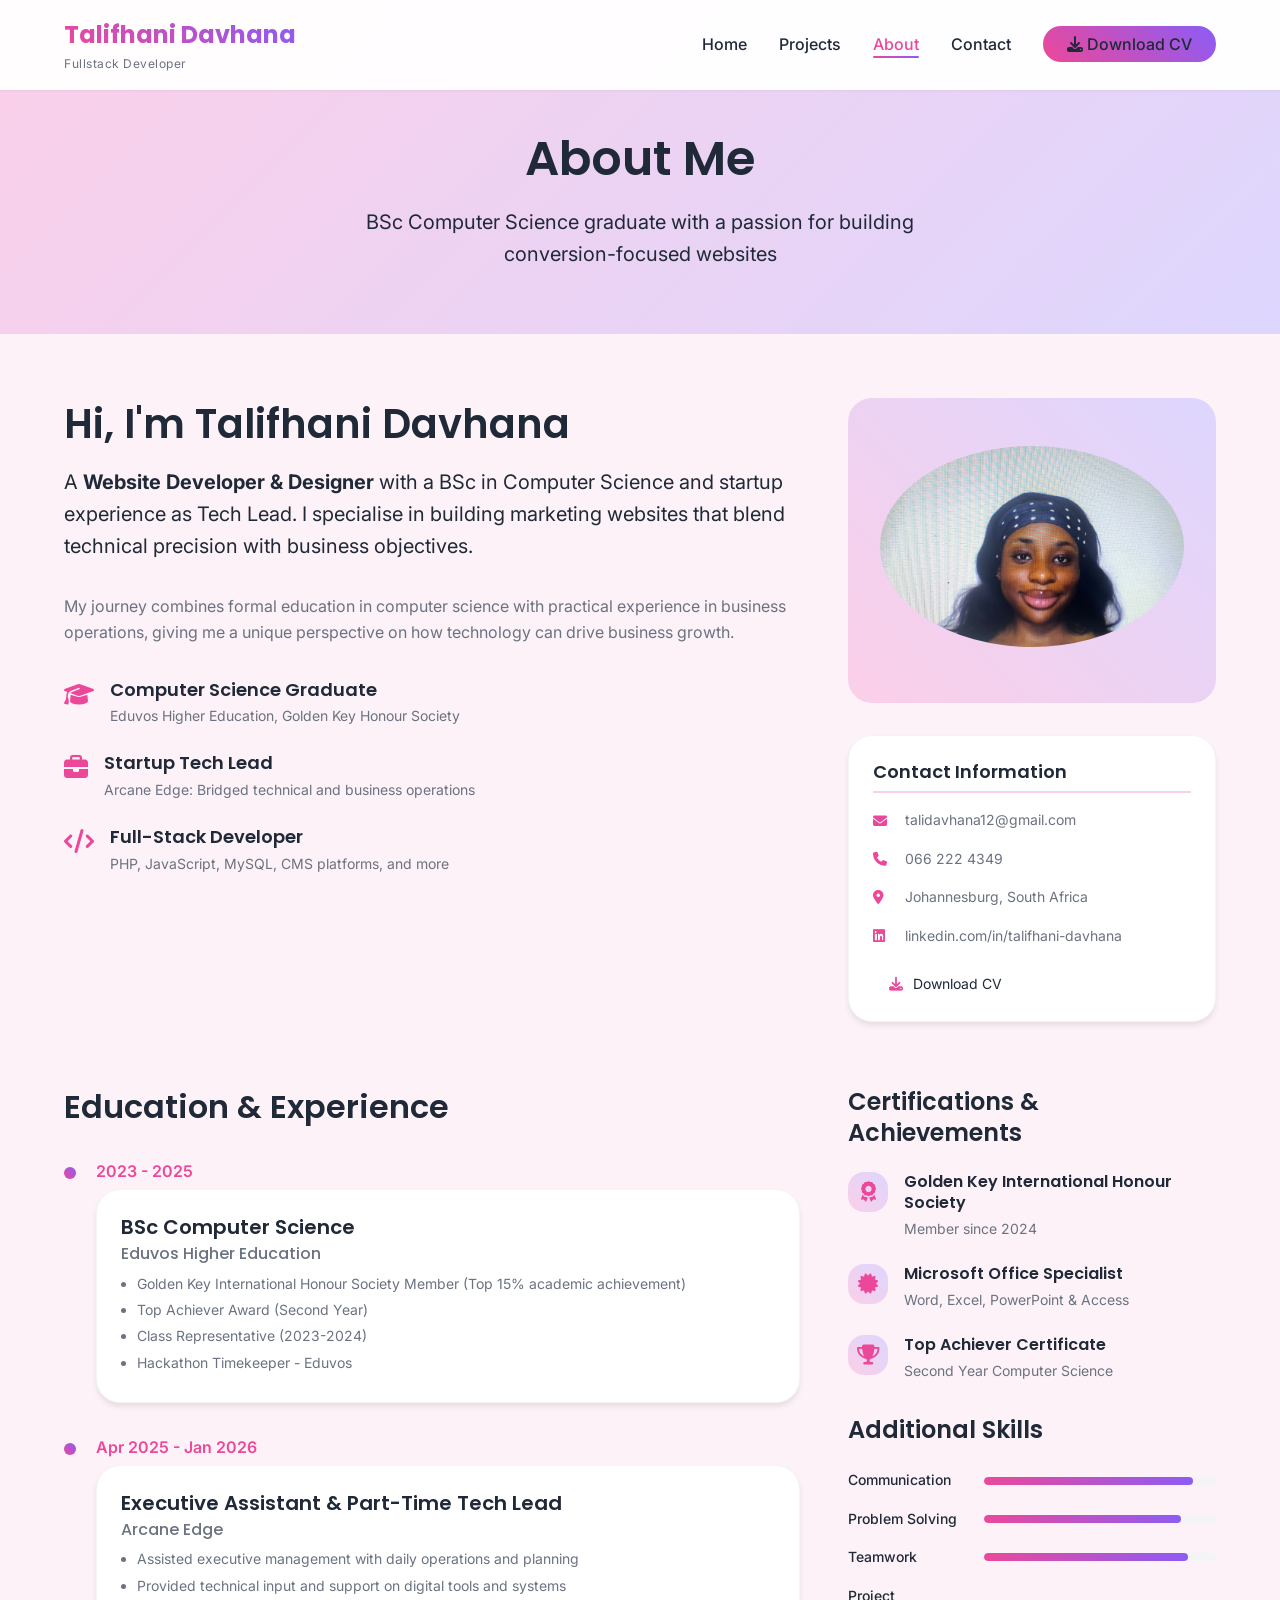
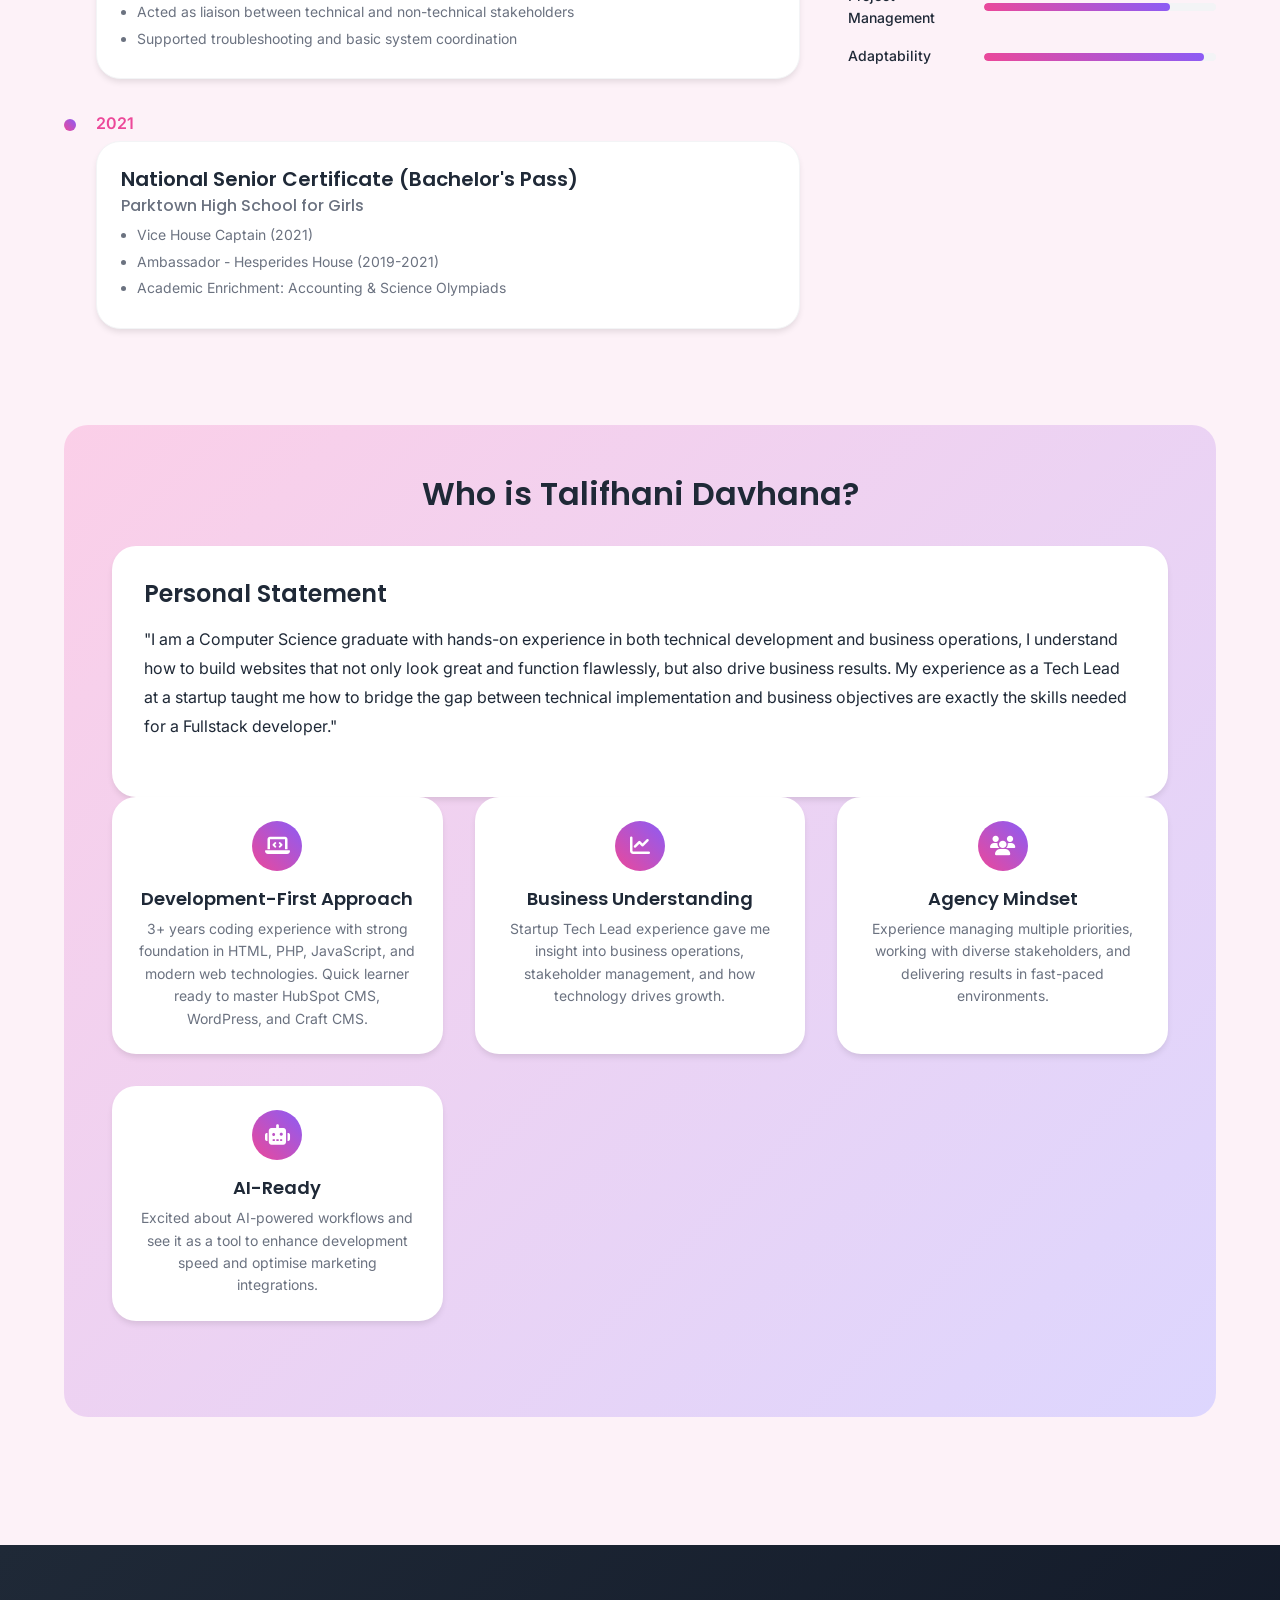
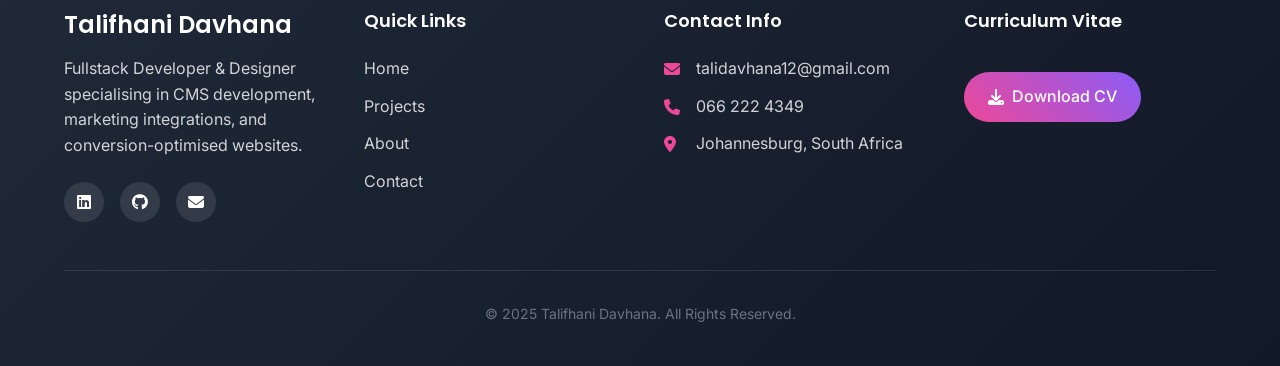
<file: Talifhani_Davhana_portfolio/about.html>
<!DOCTYPE html>
<html lang="en">
<head>
    <meta charset="UTF-8">
    <meta name="viewport" content="width=device-width, initial-scale=1.0">
    <title>About | Talifhani Davhana</title>
    <meta name="description" content="Learn about Talifhani Davhana's background, education, experience, and approach to web development.">
    <link rel="stylesheet" href="css/style.css">
    <link rel="stylesheet" href="https://cdnjs.cloudflare.com/ajax/libs/font-awesome/6.4.0/css/all.min.css">
    <link href="https://fonts.googleapis.com/css2?family=Poppins:wght@300;400;500;600;700&family=Inter:wght@300;400;500;600&display=swap" rel="stylesheet">
</head>
<body>
    <!-- Navigation -->
    <nav class="navbar">
        <div class="container">
            <a href="index.html" class="logo">
                <span class="logo-text">Talifhani Davhana</span>
                <span class="logo-subtitle">Fullstack Developer</span>
            </a>
            
            <button class="menu-toggle" aria-label="Toggle menu">
                <i class="fas fa-bars"></i>
            </button>
            
            <ul class="nav-menu">
                <li><a href="index.html">Home</a></li>
                <li><a href="projects.html">Projects</a></li>
                <li><a href="about.html" class="active">About</a></li>
                <li><a href="contact.html">Contact</a></li>
                <li>
                    <a href="assets/documents/TALIFHANI BLESSING LUFUNO DAVHANA CV Grad.pdf" class="btn-apply">
                        <i class="fas fa-download"></i> Download CV
                    </a>
                </li>
            </ul>
        </div>
    </nav>

    <!-- About Hero -->
    <section class="page-hero">
        <div class="container">
            <h1>About Me</h1>
            <p>BSc Computer Science graduate with a passion for building conversion-focused websites</p>
        </div>
    </section>

    <!-- About Content -->
    <section class="about-content">
        <div class="container">
            <div class="about-intro">
                <div class="about-text">
                    <h2>Hi, I'm Talifhani Davhana</h2>
                    <p class="lead">A <strong>Website Developer & Designer</strong> with a BSc in Computer Science and startup experience as Tech Lead. I specialise in building marketing websites that blend technical precision with business objectives.</p>
                    
                    <p>My journey combines formal education in computer science with practical experience in business operations, giving me a unique perspective on how technology can drive business growth.</p>
                    
                    <div class="about-highlights">
                        <div class="highlight">
                            <i class="fas fa-graduation-cap"></i>
                            <div>
                                <h4>Computer Science Graduate</h4>
                                <p>Eduvos Higher Education, Golden Key Honour Society</p>
                            </div>
                        </div>
                        
                        <div class="highlight">
                            <i class="fas fa-briefcase"></i>
                            <div>
                                <h4>Startup Tech Lead</h4>
                                <p>Arcane Edge: Bridged technical and business operations</p>
                            </div>
                        </div>
                        
                        <div class="highlight">
                            <i class="fas fa-code"></i>
                            <div>
                                <h4>Full-Stack Developer</h4>
                                <p>PHP, JavaScript, MySQL, CMS platforms, and more</p>
                            </div>
                        </div>
                    </div>
                </div>
                
                <div class="about-image">
                    <div class="image-placeholder">
                        <div class="placeholder-content">
                            <img src="Talifhani.jpeg" alt="Talifhani Davhana" class="profile-img">
                        </div>
                    </div>
                    <div class="contact-info-box">
                        <h4>Contact Information</h4>
                        <ul>
                            <li><i class="fas fa-envelope"></i> talidavhana12@gmail.com</li>
                            <li><i class="fas fa-phone"></i> 066 222 4349</li>
                            <li><i class="fas fa-map-marker-alt"></i> Johannesburg, South Africa</li>
                            <li><i class="fab fa-linkedin"></i> linkedin.com/in/talifhani-davhana</li>
                        </ul>
                        <a href="assets/documents/TALIFHANI BLESSING LUFUNO DAVHANA CV Grad.pdf" class="btn-small" download>
                            <i class="fas fa-download"></i> Download CV
                        </a>
                    </div>
                </div>
            </div>
            
            <!-- Education & Experience -->
            <div class="education-experience">
                <div class="timeline-container">
                    <h2>Education & Experience</h2>
                    
                    <div class="timeline-item">
                        <div class="timeline-date">2023 - 2025</div>
                        <div class="timeline-content">
                            <h3>BSc Computer Science</h3>
                            <h4>Eduvos Higher Education</h4>
                            <ul>
                                <li>Golden Key International Honour Society Member (Top 15% academic achievement)</li>
                                <li>Top Achiever Award (Second Year)</li>
                                <li>Class Representative (2023-2024)</li>
                                <li>Hackathon Timekeeper - Eduvos</li>
                            </ul>
                        </div>
                    </div>
                    
                    <div class="timeline-item">
                        <div class="timeline-date">Apr 2025 - Jan 2026</div>
                        <div class="timeline-content">
                            <h3>Executive Assistant & Part-Time Tech Lead</h3>
                            <h4>Arcane Edge</h4>
                            <ul>
                                <li>Assisted executive management with daily operations and planning</li>
                                <li>Provided technical input and support on digital tools and systems</li>
                                <li>Acted as liaison between technical and non-technical stakeholders</li>
                                <li>Supported troubleshooting and basic system coordination</li>
                            </ul>
                        </div>
                    </div>

                    <div class="timeline-item">
                        <div class="timeline-date">2021</div>
                        <div class="timeline-content">
                            <h3>National Senior Certificate (Bachelor's Pass)</h3>
                            <h4>Parktown High School for Girls</h4>
                            <ul>
                                <li>Vice House Captain (2021)</li>
                                <li>Ambassador - Hesperides House (2019-2021)</li>
                                <li>Academic Enrichment: Accounting & Science Olympiads</li>
                            </ul>
                        </div>
                    </div>
                </div>
                
                <div class="certifications-skills">
                    <div class="certifications">
                        <h3>Certifications & Achievements</h3>
                        <div class="cert-grid">
                            <div class="cert-item">
                                <div class="cert-icon">
                                    <i class="fas fa-award"></i>
                                </div>
                                <div>
                                    <h4>Golden Key International Honour Society</h4>
                                    <p>Member since 2024</p>
                                </div>
                            </div>
                            
                            <div class="cert-item">
                                <div class="cert-icon">
                                    <i class="fas fa-certificate"></i>
                                </div>
                                <div>
                                    <h4>Microsoft Office Specialist</h4>
                                    <p>Word, Excel, PowerPoint & Access</p>
                                </div>
                            </div>
                            
                            <div class="cert-item">
                                <div class="cert-icon">
                                    <i class="fas fa-trophy"></i>
                                </div>
                                <div>
                                    <h4>Top Achiever Certificate</h4>
                                    <p>Second Year Computer Science</p>
                                </div>
                            </div>
                        </div>
                    </div>
                    
                    <div class="soft-skills">
                        <h3>Additional Skills</h3>
                        <div class="skills-list">
                            <div class="skill-item">
                                <span class="skill-name">Communication</span>
                                <div class="skill-level">
                                    <div class="skill-bar" style="width: 90%"></div>
                                </div>
                            </div>
                            
                            <div class="skill-item">
                                <span class="skill-name">Problem Solving</span>
                                <div class="skill-level">
                                    <div class="skill-bar" style="width: 85%"></div>
                                </div>
                            </div>
                            
                            <div class="skill-item">
                                <span class="skill-name">Teamwork</span>
                                <div class="skill-level">
                                    <div class="skill-bar" style="width: 88%"></div>
                                </div>
                            </div>
                            
                            <div class="skill-item">
                                <span class="skill-name">Project Management</span>
                                <div class="skill-level">
                                    <div class="skill-bar" style="width: 80%"></div>
                                </div>
                            </div>
                            
                            <div class="skill-item">
                                <span class="skill-name">Adaptability</span>
                                <div class="skill-level">
                                    <div class="skill-bar" style="width: 95%"></div>
                                </div>
                            </div>
                        </div>
                    </div>
                </div>
            </div>
            
            <!-- Why Talifhani Davhana -->
            <div class="knowme-fit">
                <h2>Who is Talifhani Davhana?</h2>

                <div class="personal-statement">
                    <h3>Personal Statement</h3>
                    <p>"I am a Computer Science graduate with hands-on experience in both technical development and business operations, I understand how to build websites that not only look great and function flawlessly, but also drive business results. My experience as a Tech Lead at a startup taught me how to bridge the gap between technical implementation and business objectives are exactly the skills needed for a Fullstack developer."</p>
                </div>

                <div class="fit-grid">
                    <div class="fit-card">
                        <div class="fit-icon">
                            <i class="fas fa-laptop-code"></i>
                        </div>
                        <h4>Development-First Approach</h4>
                        <p>3+ years coding experience with strong foundation in HTML, PHP, JavaScript, and modern web technologies. Quick learner ready to master HubSpot CMS, WordPress, and Craft CMS.</p>
                    </div>
                    
                    <div class="fit-card">
                        <div class="fit-icon">
                            <i class="fas fa-chart-line"></i>
                        </div>
                        <h4>Business Understanding</h4>
                        <p>Startup Tech Lead experience gave me insight into business operations, stakeholder management, and how technology drives growth.</p>
                    </div>
                    
                    <div class="fit-card">
                        <div class="fit-icon">
                            <i class="fas fa-users"></i>
                        </div>
                        <h4>Agency Mindset</h4>
                        <p>Experience managing multiple priorities, working with diverse stakeholders, and delivering results in fast-paced environments.</p>
                    </div>
                    
                    <div class="fit-card">
                        <div class="fit-icon">
                            <i class="fas fa-robot"></i>
                        </div>
                        <h4>AI-Ready</h4>
                        <p>Excited about AI-powered workflows and see it as a tool to enhance development speed and optimise marketing integrations.</p>
                    </div>
                </div>
                
                
            </div>
        </div>
    </section>

    <!-- Footer -->
    <footer class="footer">
        <div class="container">
            <div class="footer-grid">
                <div class="footer-col">
                    <h3>Talifhani Davhana</h3>
                    <p>Fullstack Developer & Designer specialising in CMS development, marketing integrations, and conversion-optimised websites.</p>
                    <div class="social-links">
                        <a href="https://linkedin.com/in/talifhani-davhana-8407a6267" target="_blank">
                            <i class="fab fa-linkedin"></i>
                        </a>
                        <a href="https://github.com/TaliD0506" target="_blank">
                            <i class="fab fa-github"></i>
                        </a>
                        <a href="mailto:talidavhana12@gmail.com">
                            <i class="fas fa-envelope"></i>
                        </a>
                    </div>
                </div>
                
                <div class="footer-col">
                    <h4>Quick Links</h4>
                    <ul>
                        <li><a href="index.html">Home</a></li>
                        <li><a href="projects.html">Projects</a></li>
                        <li><a href="about.html">About</a></li>
                        <li><a href="contact.html">Contact</a></li>
                    </ul>
                </div>
                
                <div class="footer-col">
                    <h4>Contact Info</h4>
                    <ul class="contact-info">
                        <li>
                            <i class="fas fa-envelope"></i>
                            <span>talidavhana12@gmail.com</span>
                        </li>
                        <li>
                            <i class="fas fa-phone"></i>
                            <span>066 222 4349</span>
                        </li>
                        <li>
                            <i class="fas fa-map-marker-alt"></i>
                            <span>Johannesburg, South Africa</span>
                        </li>
                    </ul>
                </div>
                
                <div class="footer-col">
                    <h4>Curriculum Vitae</h4>
                    <a href="assets/documents/TALIFHANI BLESSING LUFUNO DAVHANA CV Grad.pdf" class="btn-download" download>
                        <i class="fas fa-download"></i> Download CV
                    </a>
                </div>
            </div>
            
            <div class="footer-bottom">
                <p>&copy; 2025 Talifhani Davhana. All Rights Reserved.</p>
            </div>
        </div>
    </footer>

    <script src="js/main.js"></script>
</body>

</html>
</file>
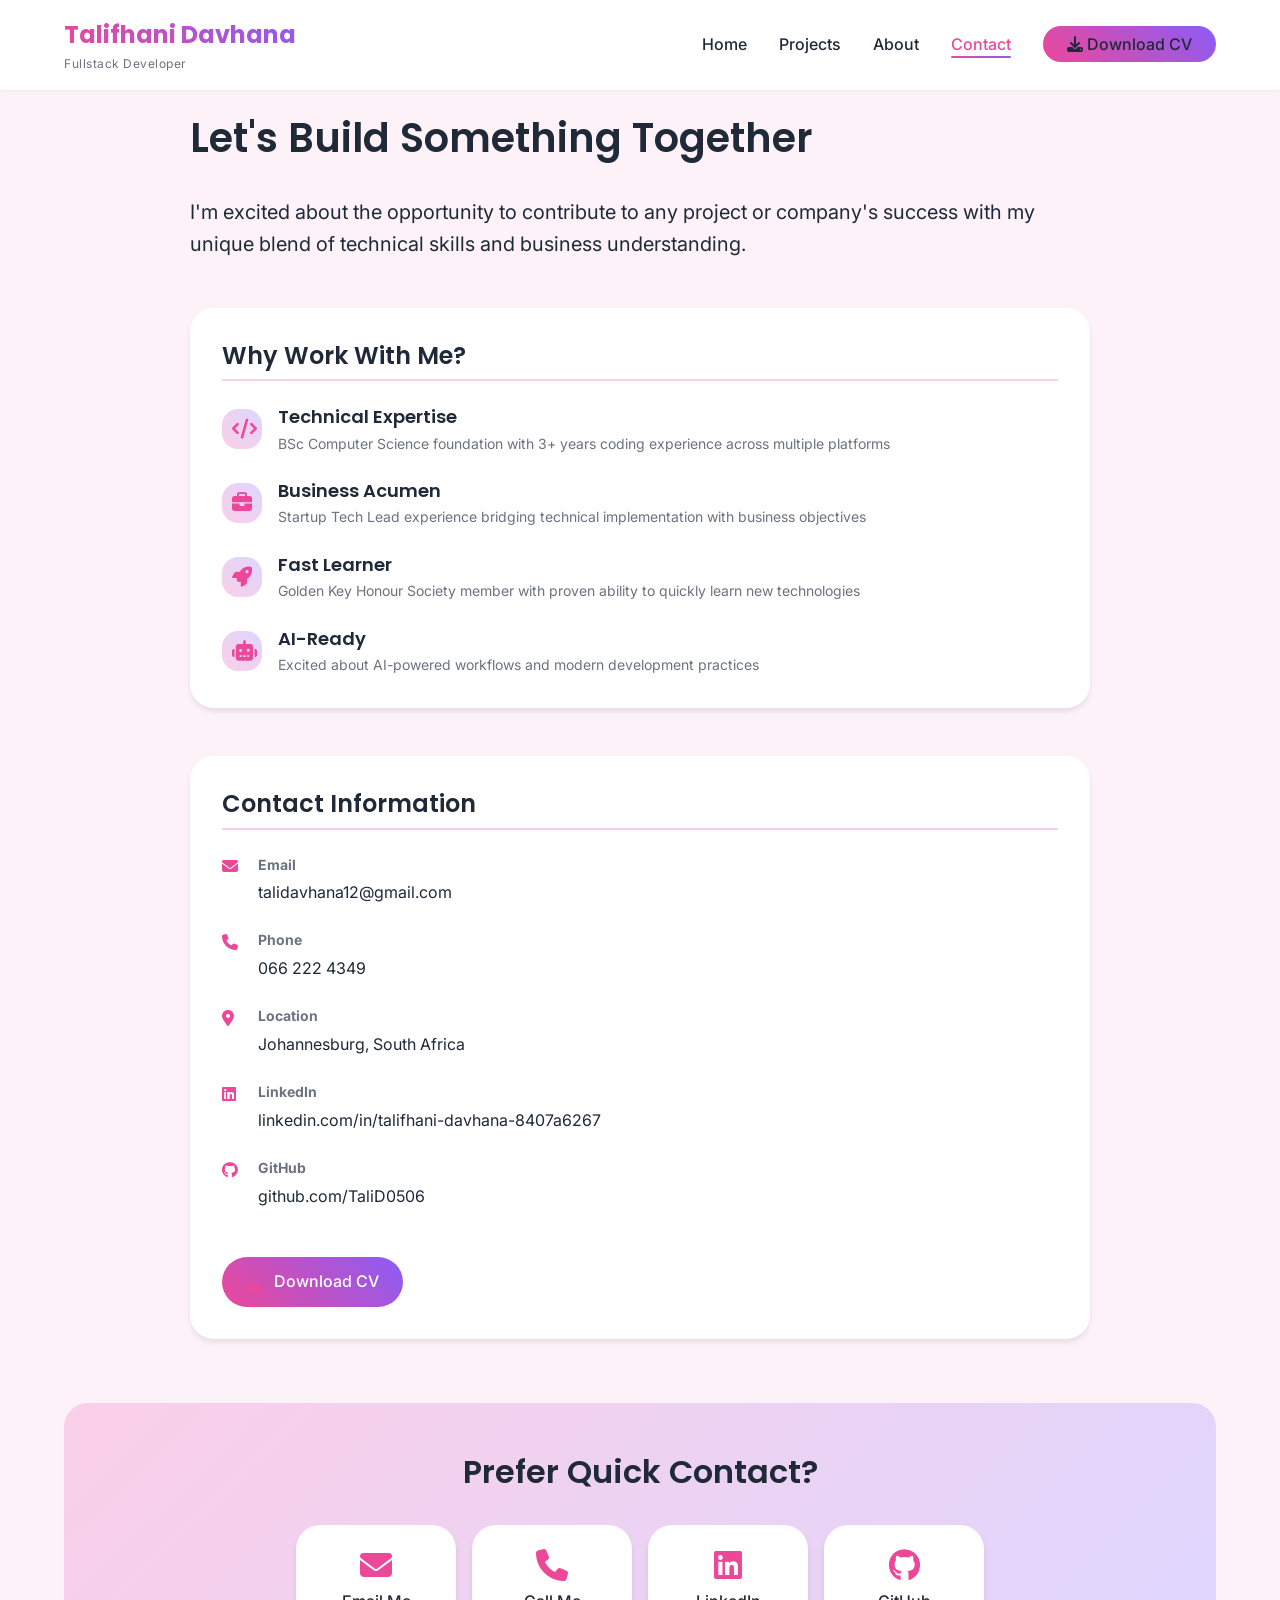
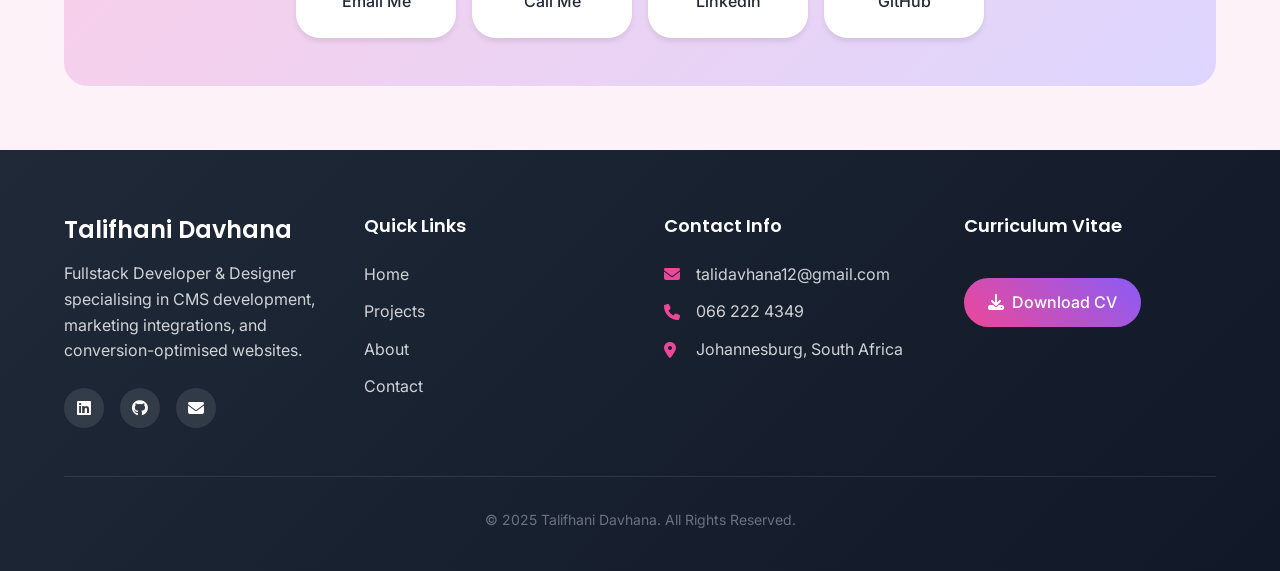
<file: Talifhani_Davhana_portfolio/contact.html>
<!DOCTYPE html>
<html lang="en">
<head>
    <meta charset="UTF-8">
    <meta name="viewport" content="width=device-width, initial-scale=1.0">
    <title>Contact | Talifhani Davhana</title>
    <meta name="description" content="Get in touch with Talifhani Davhana for web development opportunities and collaborations.">
    <link rel="stylesheet" href="css/style.css">
    <link rel="stylesheet" href="https://cdnjs.cloudflare.com/ajax/libs/font-awesome/6.4.0/css/all.min.css">
    <link href="https://fonts.googleapis.com/css2?family=Poppins:wght@300;400;500;600;700&family=Inter:wght@300;400;500;600&display=swap" rel="stylesheet">
</head>
<body>
    <!-- Navigation -->
    <nav class="navbar">
        <div class="container">
            <a href="index.html" class="logo">
                <span class="logo-text">Talifhani Davhana</span>
                <span class="logo-subtitle">Fullstack Developer</span>
            </a>
            
            <button class="menu-toggle" aria-label="Toggle menu">
                <i class="fas fa-bars"></i>
            </button>
            
            <ul class="nav-menu">
                <li><a href="index.html">Home</a></li>
                <li><a href="projects.html">Projects</a></li>
                <li><a href="about.html">About</a></li>
                <li><a href="contact.html" class="active">Contact</a></li>
                <li>
                    <a href="assets/documents/TALIFHANI BLESSING LUFUNO DAVHANA CV Grad.pdf" class="btn-apply">
                        <i class="fas fa-download"></i> Download CV
                    </a>
                </li>
            </ul>
        </div>
    </nav>

    <!-- Contact Content -->
    <section class="contact-content">
        <div class="container">
            <div class="contact-grid">
                <div class="contact-info">
                    <h2>Let's Build Something Together</h2>
                    <p class="lead">I'm excited about the opportunity to contribute to any project or company's success with my unique blend of technical skills and business understanding.</p>               
                    <div class="info-box">
                        <h3>Why Work With Me?</h3>
                        <div class="reason">
                            <div class="reason-icon">
                                <i class="fas fa-code"></i>
                            </div>
                            <div>
                                <h4>Technical Expertise</h4>
                                <p>BSc Computer Science foundation with 3+ years coding experience across multiple platforms</p>
                            </div>
                        </div>
                        
                        <div class="reason">
                            <div class="reason-icon">
                                <i class="fas fa-briefcase"></i>
                            </div>
                            <div>
                                <h4>Business Acumen</h4>
                                <p>Startup Tech Lead experience bridging technical implementation with business objectives</p>
                            </div>
                        </div>
                        
                        <div class="reason">
                            <div class="reason-icon">
                                <i class="fas fa-rocket"></i>
                            </div>
                            <div>
                                <h4>Fast Learner</h4>
                                <p>Golden Key Honour Society member with proven ability to quickly learn new technologies</p>
                            </div>
                        </div>
                        
                        <div class="reason">
                            <div class="reason-icon">
                                <i class="fas fa-robot"></i>
                            </div>
                            <div>
                                <h4>AI-Ready</h4>
                                <p>Excited about AI-powered workflows and modern development practices</p>
                            </div>
                        </div>
                    </div>
                    
                    <div class="contact-details">
                        <h3>Contact Information</h3>
                        <ul>
                            <li>
                                <i class="fas fa-envelope"></i>
                                <div>
                                    <strong>Email</strong>
                                    <span>talidavhana12@gmail.com</span>
                                </div>
                            </li>
                            <li>
                                <i class="fas fa-phone"></i>
                                <div>
                                    <strong>Phone</strong>
                                    <span>066 222 4349</span>
                                </div>
                            </li>
                            <li>
                                <i class="fas fa-map-marker-alt"></i>
                                <div>
                                    <strong>Location</strong>
                                    <span>Johannesburg, South Africa</span>
                                </div>
                            </li>
                            <li>
                                <i class="fab fa-linkedin"></i>
                                <div>
                                    <strong>LinkedIn</strong>
                                    <span>linkedin.com/in/talifhani-davhana-8407a6267</span>
                                </div>
                            </li>
                            <li>
                                <i class="fab fa-github"></i>
                                <div>
                                    <strong>GitHub</strong>
                                    <span>github.com/TaliD0506</span>
                                </div>  
                            </li>
                        </ul>
                        
                        <a href="assets/documents/TALIFHANI BLESSING LUFUNO DAVHANA CV Grad.pdf" class="btn-download" download>
                            <i class="fas fa-download"></i> Download CV
                        </a>
                    </div>
                </div>
            </div>
            
            <!-- Quick Contact -->
            <div class="quick-contact">
                <h2>Prefer Quick Contact?</h2>
                <div class="quick-buttons">
                    <a href="mailto:talidavhana12@gmail.com" class="quick-btn">
                        <i class="fas fa-envelope"></i>
                        <span>Email Me</span>
                    </a>
                    
                    <a href="tel:+27662224349" class="quick-btn">
                        <i class="fas fa-phone"></i>
                        <span>Call Me</span>
                    </a>
                    
                    <a href="https://linkedin.com/in/talifhani-davhana-8407a6267" target="_blank" class="quick-btn">
                        <i class="fab fa-linkedin"></i>
                        <span>LinkedIn</span>
                    </a>
                    <a href="https://github.com/TaliD0506" target="_blank" class="quick-btn">
                        <i class="fab fa-github"></i>
                        <span>GitHub</span>
                    </a>
                </div>
            </div>
        </div>
    </section>

    <!-- Footer -->
    <footer class="footer">
        <div class="container">
            <div class="footer-grid">
                <div class="footer-col">
                    <h3>Talifhani Davhana</h3>
                    <p>Fullstack Developer & Designer specialising in CMS development, marketing integrations, and conversion-optimised websites.</p>
                    <div class="social-links">
                        <a href="https://linkedin.com/in/talifhani-davhana-8407a6267" target="_blank">
                            <i class="fab fa-linkedin"></i>
                        </a>
                        <a href="https://github.com/TaliD0506" target="_blank">
                            <i class="fab fa-github"></i>
                        </a>
                        <a href="mailto:talidavhana12@gmail.com">
                            <i class="fas fa-envelope"></i>
                        </a>
                    </div>
                </div>
                
                <div class="footer-col">
                    <h4>Quick Links</h4>
                    <ul>
                        <li><a href="index.html">Home</a></li>
                        <li><a href="projects.html">Projects</a></li>
                        <li><a href="about.html">About</a></li>
                        <li><a href="contact.html">Contact</a></li>
                    </ul>
                </div>
                
                <div class="footer-col">
                    <h4>Contact Info</h4>
                    <ul class="contact-info">
                        <li>
                            <i class="fas fa-envelope"></i>
                            <span>talidavhana12@gmail.com</span>
                        </li>
                        <li>
                            <i class="fas fa-phone"></i>
                            <span>066 222 4349</span>
                        </li>
                        <li>
                            <i class="fas fa-map-marker-alt"></i>
                            <span>Johannesburg, South Africa</span>
                        </li>
                    </ul>
                </div>
                
                <div class="footer-col">
                    <h4>Curriculum Vitae</h4>
                    <a href="assets/documents/TALIFHANI BLESSING LUFUNO DAVHANA CV Grad.pdf" class="btn-download" download>
                        <i class="fas fa-download"></i> Download CV
                    </a>
                </div>
            </div>
            
            <div class="footer-bottom">
                <p>&copy; 2025 Talifhani Davhana. All Rights Reserved.</p>
            </div>
        </div>
    </footer>

    <script src="js/main.js"></script>
    <script>
        // Contact form handling
        document.addEventListener('DOMContentLoaded', function() {
            const contactForm = document.getElementById('contactForm');
            const formMessage = document.getElementById('formMessage');
            
            contactForm.addEventListener('submit', function(e) {
                e.preventDefault();
                
                // Show loading state
                const submitBtn = contactForm.querySelector('button[type="submit"]');
                const originalText = submitBtn.innerHTML;
                submitBtn.innerHTML = '<i class="fas fa-spinner fa-spin"></i> Sending...';
                submitBtn.disabled = true;
                
                // Simulate form submission (in production, you would send to a server)
                setTimeout(() => {
                    // Show success message
                    formMessage.innerHTML = `
                        <div class="success-message">
                            <i class="fas fa-check-circle"></i>
                            <div>
                                <h4>Message Sent Successfully!</h4>
                                <p>Thank you for your message. I'll get back to you within 24 hours.</p>
                            </div>
                        </div>
                    `;
                    
                    // Reset form
                    contactForm.reset();
                    
                    // Reset button
                    submitBtn.innerHTML = originalText;
                    submitBtn.disabled = false;
                    
                    // Scroll to message
                    formMessage.scrollIntoView({ behavior: 'smooth' });
                    
                    // Auto-hide message after 5 seconds
                    setTimeout(() => {
                        formMessage.innerHTML = '';
                    }, 5000);
                }, 1500);
            });
        });
    </script>
</body>

</html>
</file>
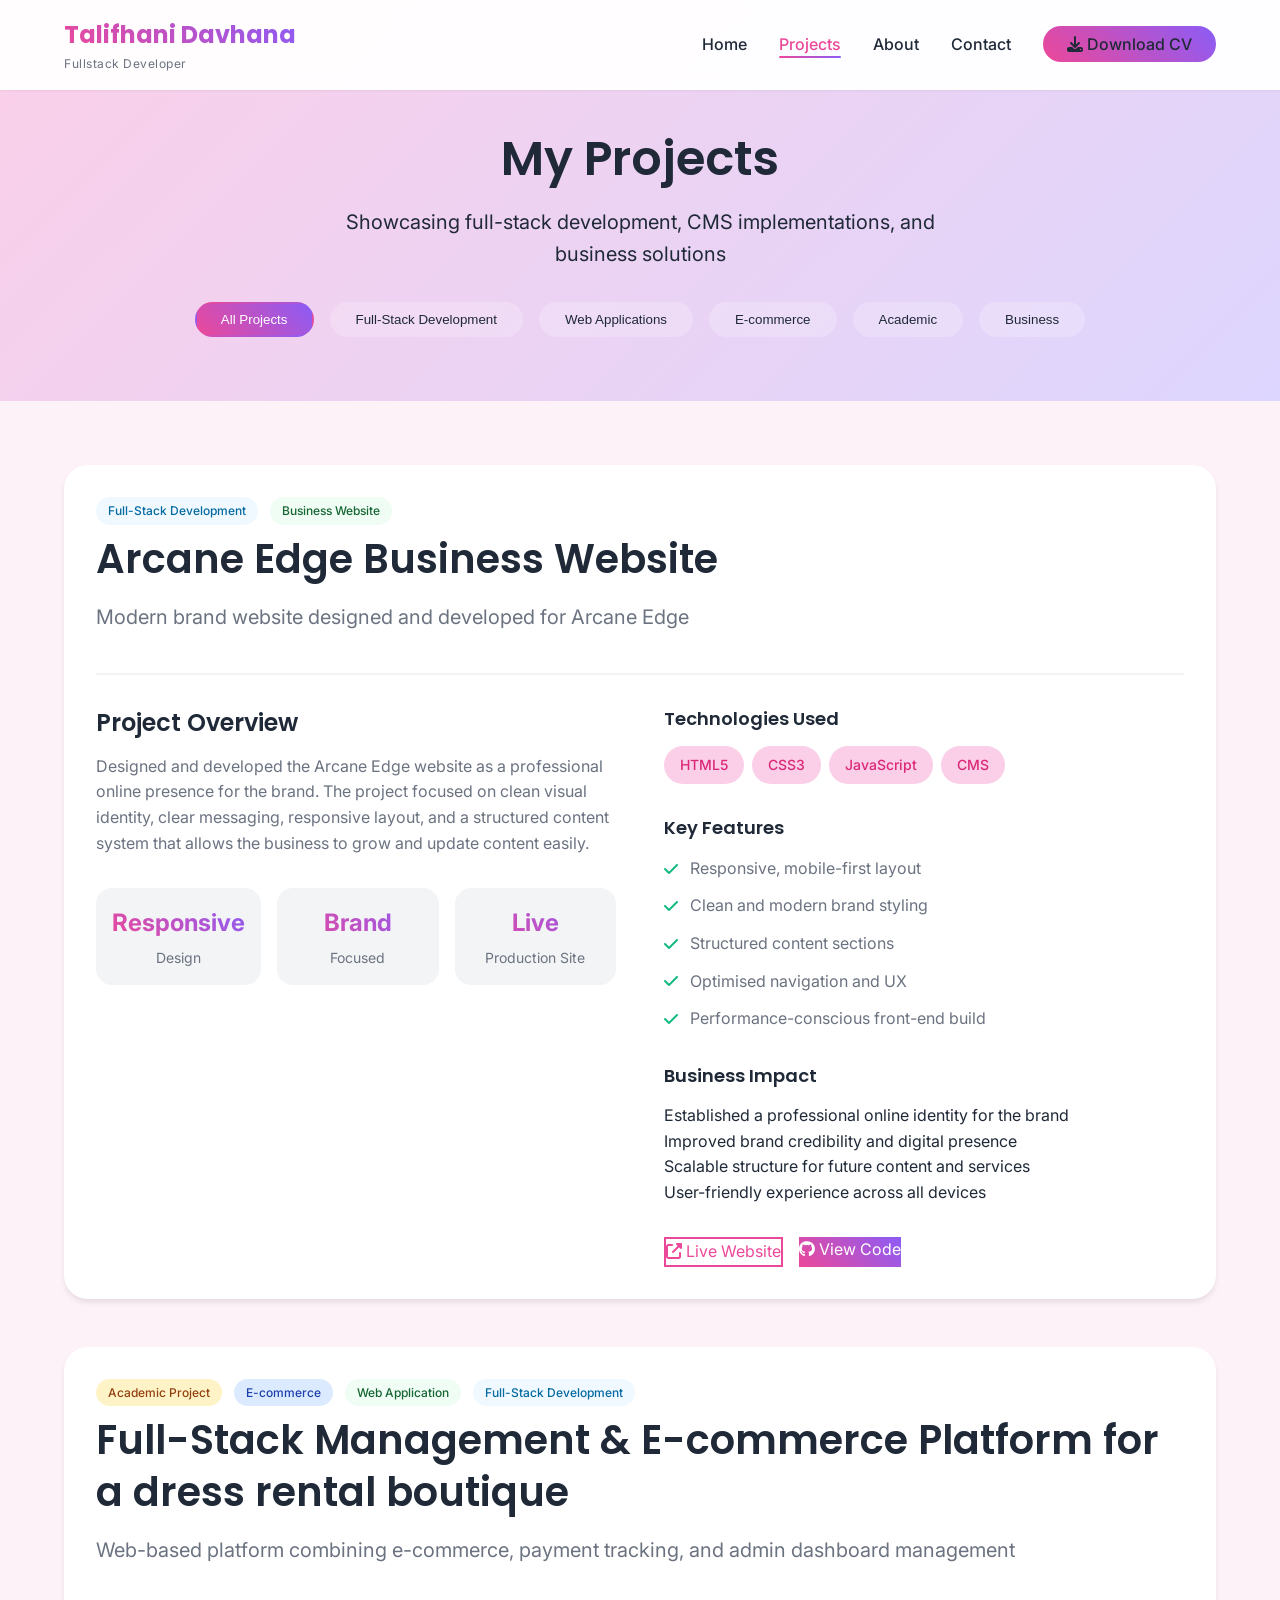
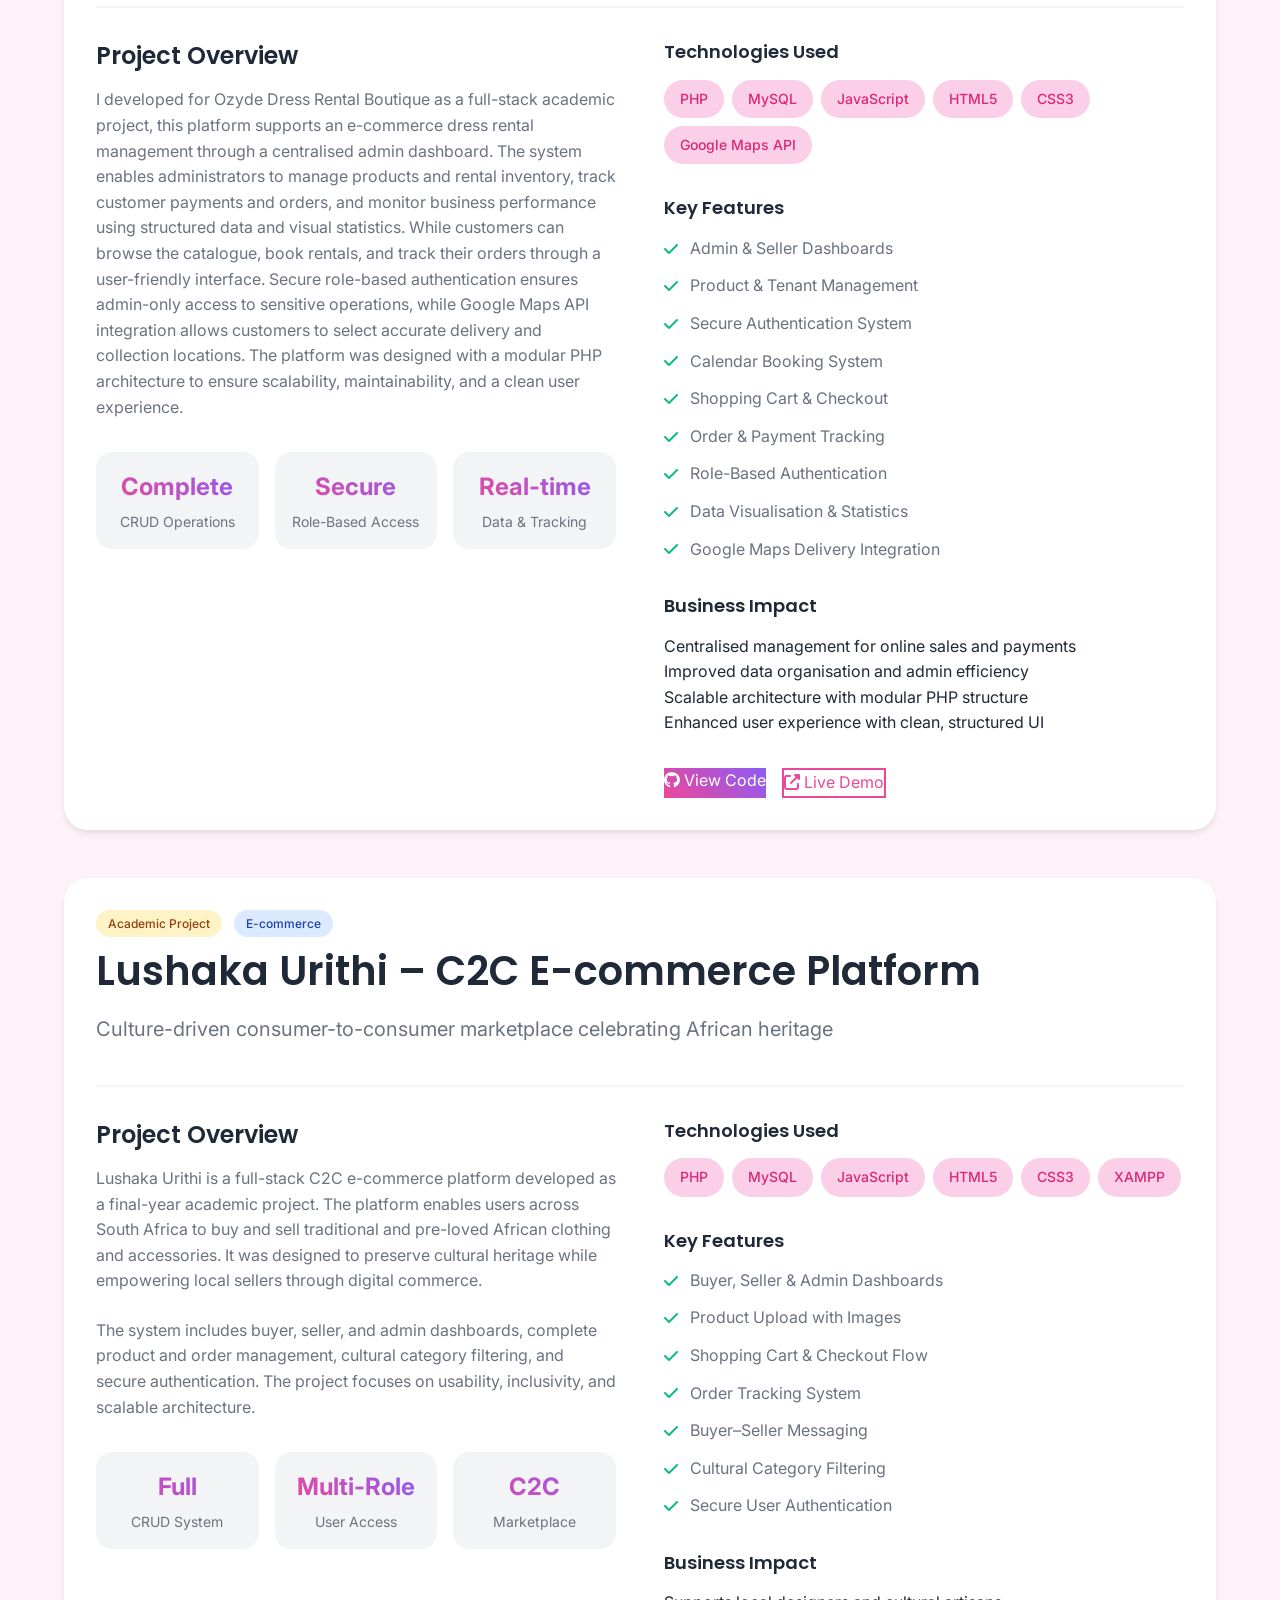
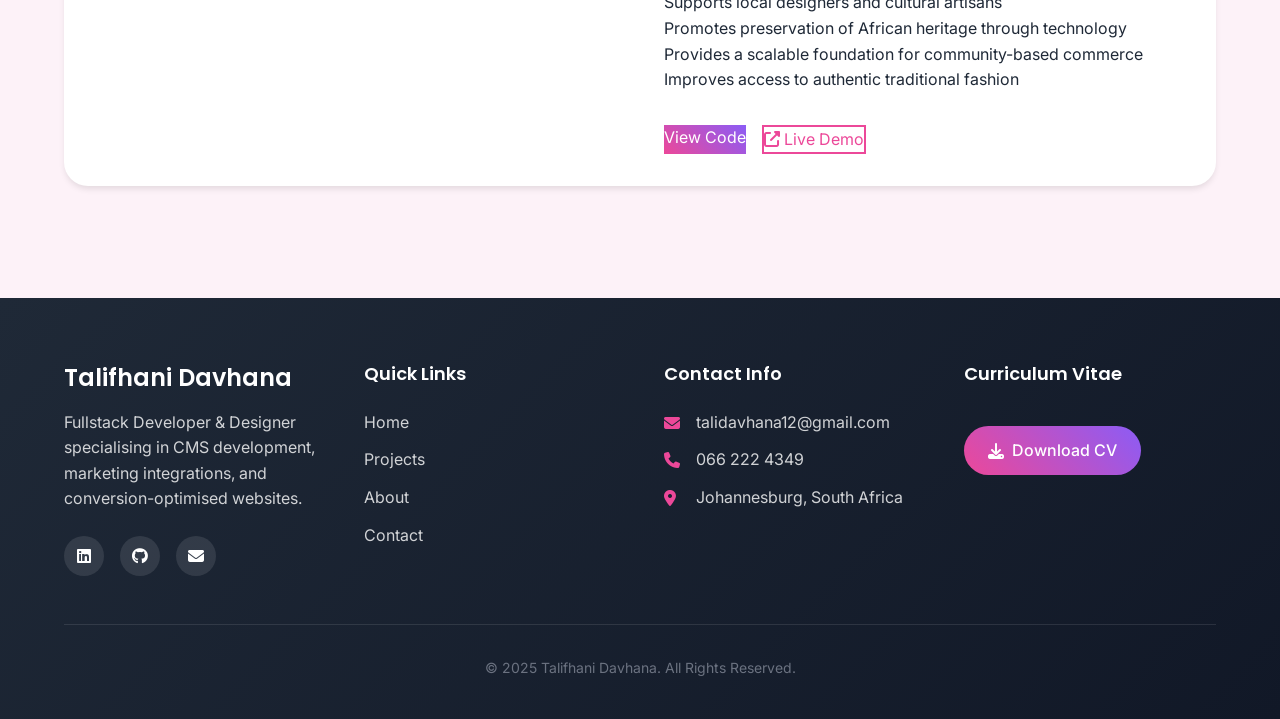
<file: Talifhani_Davhana_portfolio/projects.html>
<!DOCTYPE html>
<html lang="en">
<head>
    <meta charset="UTF-8">
    <meta name="viewport" content="width=device-width, initial-scale=1.0">
    <title>Projects | Talifhani Davhana</title>
    <meta name="description" content="Portfolio projects showcasing full-stack development, CMS implementations, and business solutions.">
    <link rel="stylesheet" href="css/style.css">
    <link rel="stylesheet" href="https://cdnjs.cloudflare.com/ajax/libs/font-awesome/6.4.0/css/all.min.css">
    <link href="https://fonts.googleapis.com/css2?family=Poppins:wght@300;400;500;600;700&family=Inter:wght@300;400;500;600&display=swap" rel="stylesheet">
</head>
<body>
    <!-- Navigation -->
    <nav class="navbar">
        <div class="container">
            <a href="index.html" class="logo">
                <span class="logo-text">Talifhani Davhana</span>
                <span class="logo-subtitle">Fullstack Developer</span>
            </a>
            
            <button class="menu-toggle" aria-label="Toggle menu">
                <i class="fas fa-bars"></i>
            </button>
            
            <ul class="nav-menu">
                <li><a href="index.html">Home</a></li>
                <li><a href="projects.html" class="active">Projects</a></li>
                <li><a href="about.html">About</a></li>
                <li><a href="contact.html">Contact</a></li>
                <li>
                    <a href="assets/documents/TALIFHANI BLESSING LUFUNO DAVHANA CV Grad.pdf" class="btn-apply">
                        <i class="fas fa-download"></i> Download CV
                    </a>
                </li>
            </ul>
        </div>
    </nav>

    <!-- Projects Hero -->
    <section class="page-hero">
        <div class="container">
            <h1>My Projects</h1>
            <p>Showcasing full-stack development, CMS implementations, and business solutions</p>
            <div class="project-filters">
                <button class="filter-btn active" data-filter="all">All Projects</button>
                <button class="filter-btn" data-filter="full-stack">Full-Stack Development</button>
                <button class="filter-btn" data-filter="web">Web Applications</button>
                <button class="filter-btn" data-filter="ecommerce">E-commerce</button>
                <button class="filter-btn" data-filter="academic">Academic</button>
                <button class="filter-btn" data-filter="business">Business</button>
            </div>
        </div>
    </section>

    <!-- Projects Grid -->
    <section class="projects-page">
        <div class="container">

        <!--Project 1: Arcane Edge-->
     <div class="project-detail" id="arcane-edge" data-category="full-stack web business">
    <div class="project-detail-header">
        <div>
            <span class="project-tag full-stack">Full-Stack Development</span>
            <span class="project-tag web">Business Website</span>
        </div>
        <h2>Arcane Edge Business Website</h2>
        <p class="project-subtitle">
            Modern brand website designed and developed for Arcane Edge
        </p>
    </div>

    <div class="project-detail-content">
        <div class="project-overview">
            <h3>Project Overview</h3>
            <p>
                Designed and developed the Arcane Edge website as a professional online presence for the brand.
                The project focused on clean visual identity, clear messaging, responsive layout, and a
                structured content system that allows the business to grow and update content easily.
            </p>

            <div class="project-metrics">
                <div class="metric">
                    <div class="metric-value">Responsive</div>
                    <div class="metric-label">Design</div>
                </div>
                <div class="metric">
                    <div class="metric-value">Brand</div>
                    <div class="metric-label">Focused</div>
                </div>
                <div class="metric">
                    <div class="metric-value">Live</div>
                    <div class="metric-label">Production Site</div>
                </div>
            </div>
        </div>

        <div class="project-details">
            <div class="detail-section">
                <h4>Technologies Used</h4>
                <div class="tech-stack">
                    <span class="tech-tag">HTML5</span>
                    <span class="tech-tag">CSS3</span>
                    <span class="tech-tag">JavaScript</span>
                    <span class="tech-tag">CMS</span>
                </div>
            </div>

            <div class="detail-section">
                <h4>Key Features</h4>
                <ul class="feature-list">
                    <li><i class="fas fa-check"></i> Responsive, mobile-first layout</li>
                    <li><i class="fas fa-check"></i> Clean and modern brand styling</li>
                    <li><i class="fas fa-check"></i> Structured content sections</li>
                    <li><i class="fas fa-check"></i> Optimised navigation and UX</li>
                    <li><i class="fas fa-check"></i> Performance-conscious front-end build</li>
                </ul>
            </div>

            <div class="detail-section">
                <h4>Business Impact</h4>
                <ul>
                    <li>Established a professional online identity for the brand</li>
                    <li>Improved brand credibility and digital presence</li>
                    <li>Scalable structure for future content and services</li>
                    <li>User-friendly experience across all devices</li>
                </ul>
            </div>

            <div class="project-links">
                <a href="https://arcaneedge.co.za/" target="_blank" class="btn-secondary">
                    <i class="fas fa-external-link-alt"></i> Live Website
                </a>
                <a href="https://github.com/TaliD0506/Talifhani-portforlio/tree/main/projects/project-1-ArcaneEdge/ArcaneEdge%20Website" target="_blank" class="btn-primary">
                                <i class="fab fa-github"></i> View Code
                            </a>
            </div>
        </div>
    </div>
</div>

<!-- Project 2: Full-Stack Management & E-commerce Platform -->
<div class="project-detail" id="ecommerce-platform" data-category="full-stack ecommerce web academic">
    <div class="project-detail-header">
        <div>
            <span class="project-tag academic">Academic Project</span>
            <span class="project-tag ecommerce">E-commerce</span>
            <span class="project-tag web">Web Application</span>
            <span class="project-tag full-stack">Full-Stack Development</span>
        </div>
        <h2>Full-Stack Management & E-commerce Platform for a dress rental boutique</h2>
        <p class="project-subtitle">
            Web-based platform combining e-commerce, payment tracking, and admin dashboard management 
        </p>
    </div>

    <div class="project-detail-content">
        <div class="project-overview">
            <h3>Project Overview</h3>
            <p>
                I developed for Ozyde Dress Rental Boutique as a full-stack academic project, this platform
    supports an e-commerce dress rental management through a centralised admin dashboard.
    The system enables administrators to manage products and rental inventory, track customer
    payments and orders, and monitor business performance using structured data and visual statistics.
    While customers can browse the catalogue, book rentals, and track their orders through a user-friendly interface.
    Secure role-based authentication ensures admin-only access to sensitive operations, while
    Google Maps API integration allows customers to select accurate delivery and collection locations.
    The platform was designed with a modular PHP architecture to ensure scalability, maintainability,
    and a clean user experience.
            </p>

            <div class="project-metrics">
                <div class="metric">
                    <div class="metric-value">Complete</div>
                    <div class="metric-label">CRUD Operations</div>
                </div>
                <div class="metric">
                    <div class="metric-value">Secure</div>
                    <div class="metric-label">Role-Based Access</div>
                </div>
                <div class="metric">
                    <div class="metric-value">Real-time</div>
                    <div class="metric-label">Data & Tracking</div>
                </div>
            </div>
        </div>

        <div class="project-details">
            <div class="detail-section">
                <h4>Technologies Used</h4>
                <div class="tech-stack">
                    <span class="tech-tag">PHP</span>
                    <span class="tech-tag">MySQL</span>
                    <span class="tech-tag">JavaScript</span>
                    <span class="tech-tag">HTML5</span>
                    <span class="tech-tag">CSS3</span>
                    <span class="tech-tag">Google Maps API</span>
                </div>
            </div>

            <div class="detail-section">
                <h4>Key Features</h4>
                <ul class="feature-list">
                    <li><i class="fas fa-check"></i> Admin & Seller Dashboards</li>
                    <li><i class="fas fa-check"></i> Product & Tenant Management</li>
                    <li><i class="fas fa-check"></i> Secure Authentication System</li>
                    <li><i class="fas fa-check"></i> Calendar Booking System</li>
                    <li><i class="fas fa-check"></i> Shopping Cart & Checkout</li>
                    <li><i class="fas fa-check"></i> Order & Payment Tracking</li>
                    <li><i class="fas fa-check"></i> Role-Based Authentication</li>
                    <li><i class="fas fa-check"></i> Data Visualisation & Statistics</li>
                    <li><i class="fas fa-check"></i> Google Maps Delivery Integration</li>
                </ul>
            </div>

            <div class="detail-section">
                <h4>Business Impact</h4>
                <ul>
                    <li>Centralised management for online sales and payments</li>
                    <li>Improved data organisation and admin efficiency</li>
                    <li>Scalable architecture with modular PHP structure</li>
                    <li>Enhanced user experience with clean, structured UI</li>
                </ul>
            </div>

            <div class="project-links">
                <a href="https://github.com/TaliD0506/Talifhani-portforlio/upload/main/projects/Project-2-Rental%20Boutique/ozyde" class="btn-primary">
                    <i class="fab fa-github"></i> View Code
                </a>
                <a href="http://localhost/ozyde/index.html" class="btn-secondary">
                    <i class="fas fa-external-link-alt"></i> Live Demo
                </a>
            </div>
        </div>
    </div>
</div>

            <!-- Project 3: E-commerce -->
<div class="project-detail" id="ecommerce" data-category="ecommerce academic">
    <div class="project-detail-header">
        <div>
            <span class="project-tag academic">Academic Project</span>
            <span class="project-tag ecommerce">E-commerce</span>
        </div>
        <h2>Lushaka Urithi – C2C E-commerce Platform</h2>
        <p class="project-subtitle">
            Culture-driven consumer-to-consumer marketplace celebrating African heritage
        </p>
    </div>
    
    <div class="project-detail-content">
        <div class="project-overview">
            <h3>Project Overview</h3>
            <p>
                Lushaka Urithi is a full-stack C2C e-commerce platform developed as a final-year academic project.
                The platform enables users across South Africa to buy and sell traditional and pre-loved African
                clothing and accessories. It was designed to preserve cultural heritage while empowering local
                sellers through digital commerce.
            </p>
            <p>
                The system includes buyer, seller, and admin dashboards, complete product and order management,
                cultural category filtering, and secure authentication. The project focuses on usability,
                inclusivity, and scalable architecture.
            </p>
            
            <div class="project-metrics">
                <div class="metric">
                    <div class="metric-value">Full</div>
                    <div class="metric-label">CRUD System</div>
                </div>
                <div class="metric">
                    <div class="metric-value">Multi-Role</div>
                    <div class="metric-label">User Access</div>
                </div>
                <div class="metric">
                    <div class="metric-value">C2C</div>
                    <div class="metric-label">Marketplace</div>
                </div>
            </div>
        </div>
        
        <div class="project-details">
            <div class="detail-section">
                <h4>Technologies Used</h4>
                <div class="tech-stack">
                    <span class="tech-tag">PHP</span>
                    <span class="tech-tag">MySQL</span>
                    <span class="tech-tag">JavaScript</span>
                    <span class="tech-tag">HTML5</span>
                    <span class="tech-tag">CSS3</span>
                    <span class="tech-tag">XAMPP</span>
                </div>
            </div>
            
            <div class="detail-section">
                <h4>Key Features</h4>
                <ul class="feature-list">
                    <li><i class="fas fa-check"></i> Buyer, Seller & Admin Dashboards</li>
                    <li><i class="fas fa-check"></i> Product Upload with Images</li>
                    <li><i class="fas fa-check"></i> Shopping Cart & Checkout Flow</li>
                    <li><i class="fas fa-check"></i> Order Tracking System</li>
                    <li><i class="fas fa-check"></i> Buyer–Seller Messaging</li>
                    <li><i class="fas fa-check"></i> Cultural Category Filtering</li>
                    <li><i class="fas fa-check"></i> Secure User Authentication</li>
                </ul>
            </div>
            
            <div class="detail-section">
                <h4>Business Impact</h4>
                <ul>
                    <li>Supports local designers and cultural artisans</li>
                    <li>Promotes preservation of African heritage through technology</li>
                    <li>Provides a scalable foundation for community-based commerce</li>
                    <li>Improves access to authentic traditional fashion</li>
                </ul>
            </div>
            
            <div class="project-links">
                <a href="https://github.com/TaliD0506/Talifhani-portforlio/tree/main/projects/Project%200-%20Lushaka%20Urithi" class="btn-primary">
                    <i class="fa-github"></i> View Code
                </a>
                <a href="http://localhost/lushaka-urithi/" class="btn-secondary">
                    <i class="fas fa-external-link-alt"></i> Live Demo
                </a>
            </div>
        </div>
    </div>
</div>
        </div>
    </section>

    <!-- Footer -->
    <footer class="footer">
        <div class="container">
            <div class="footer-grid">
                <div class="footer-col">
                    <h3>Talifhani Davhana</h3>
                    <p>Fullstack Developer & Designer specialising in CMS development, marketing integrations, and conversion-optimised websites.</p>
                    <div class="social-links">
                        <a href="https://linkedin.com/in/talifhani-davhana-8407a6267" target="_blank">
                            <i class="fab fa-linkedin"></i>
                        </a>
                        <a href="https://github.com/TaliD0506" target="_blank">
                            <i class="fab fa-github"></i>
                        </a>
                        <a href="mailto:talidavhana12@gmail.com">
                            <i class="fas fa-envelope"></i>
                        </a>
                    </div>
                </div>
                
                <div class="footer-col">
                    <h4>Quick Links</h4>
                    <ul>
                        <li><a href="index.html">Home</a></li>
                        <li><a href="projects.html">Projects</a></li>
                        <li><a href="about.html">About</a></li>
                        <li><a href="contact.html">Contact</a></li>
                    </ul>
                </div>
                
                <div class="footer-col">
                    <h4>Contact Info</h4>
                    <ul class="contact-info">
                        <li>
                            <i class="fas fa-envelope"></i>
                            <span>talidavhana12@gmail.com</span>
                        </li>
                        <li>
                            <i class="fas fa-phone"></i>
                            <span>066 222 4349</span>
                        </li>
                        <li>
                            <i class="fas fa-map-marker-alt"></i>
                            <span>Johannesburg, South Africa</span>
                        </li>
                    </ul>
                </div>
                
                <div class="footer-col">
                    <h4>Curriculum Vitae</h4>
                    <a href="assets/documents/TALIFHANI BLESSING LUFUNO DAVHANA CV Grad.pdf" class="btn-download" download>
                        <i class="fas fa-download"></i> Download CV
                    </a>
                </div>
            </div>
            
            <div class="footer-bottom">
                <p>&copy; 2025 Talifhani Davhana. All Rights Reserved.</p>
            </div>
        </div>
    </footer>

    <script src="js/main.js"></script>
    <script>
        // Project filtering functionality
        document.addEventListener('DOMContentLoaded', function() {
            const filterButtons = document.querySelectorAll('.filter-btn');
            const projects = document.querySelectorAll('.project-detail, .mini-project');
            
            filterButtons.forEach(button => {
                button.addEventListener('click', function() {
                    // Remove active class from all buttons
                    filterButtons.forEach(btn => btn.classList.remove('active'));
                    // Add active class to clicked button
                    this.classList.add('active');
                    
                    const filterValue = this.getAttribute('data-filter');
                    
                    projects.forEach(project => {
                        if (filterValue === 'all') {
                            project.style.display = 'block';
                        } else if (project.getAttribute('data-category').includes(filterValue)) {
                            project.style.display = 'block';
                        } else {
                            project.style.display = 'none';
                        }
                    });
                });
            });
        });
    </script>
</body>

</html>
</file>
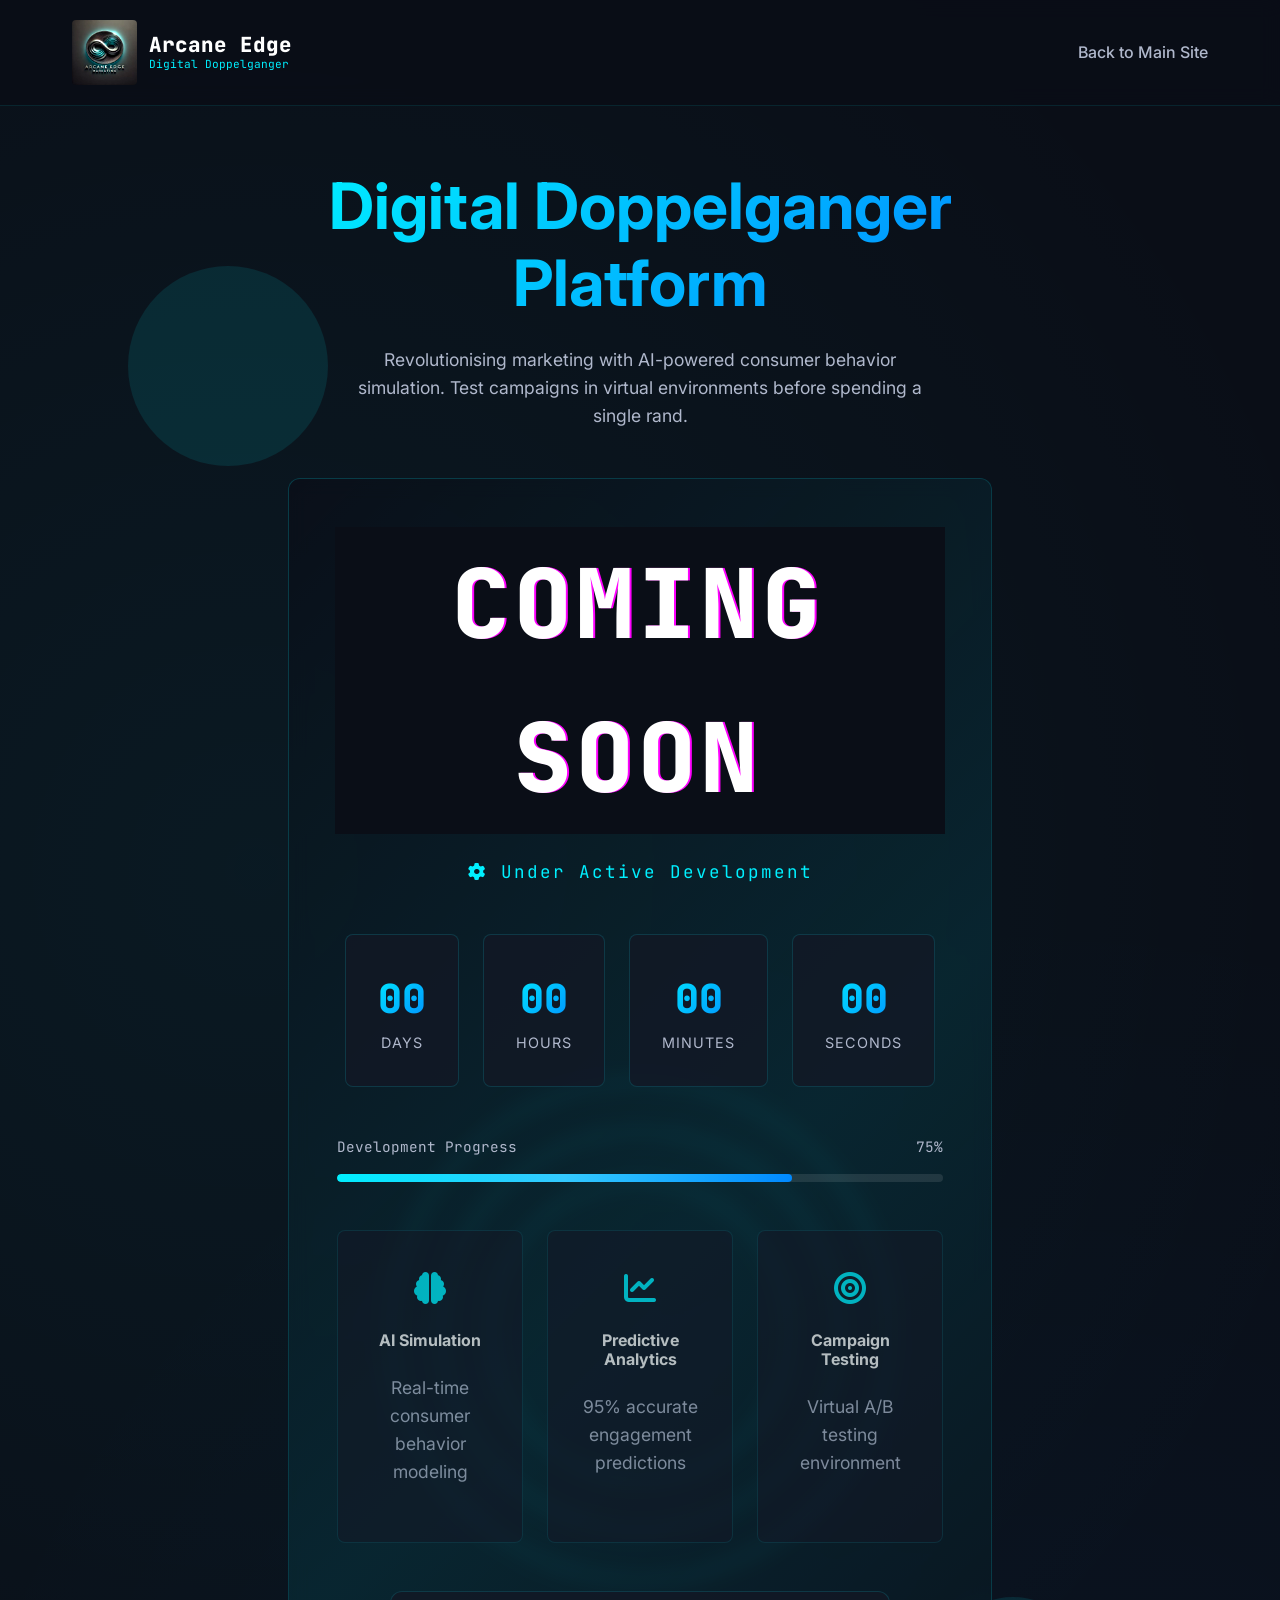
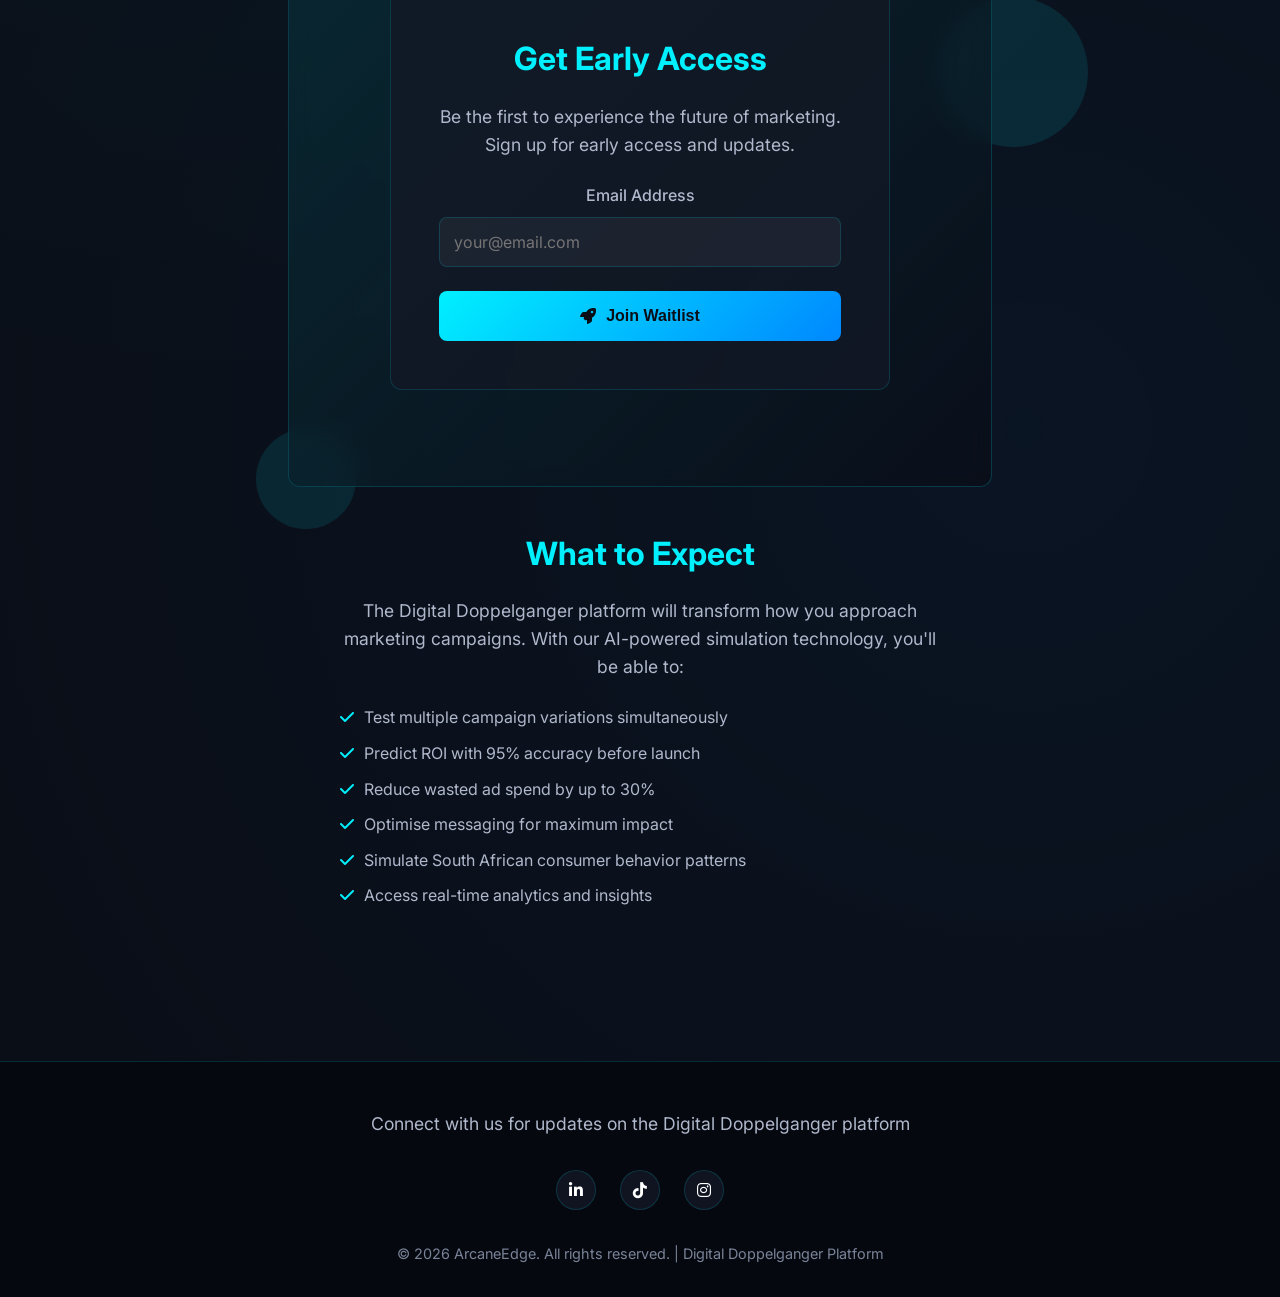
<file: projects/project-1-ArcaneEdge/ArcaneEdge Website/doppelganger.html>
<!DOCTYPE html>
<html lang="en">
<head>
    <meta charset="UTF-8">
    <meta name="viewport" content="width=device-width, initial-scale=1.0">
    <title>Digital Doppelganger Platform - ArcaneEdge</title>
    <link rel="stylesheet" href="https://cdnjs.cloudflare.com/ajax/libs/font-awesome/6.4.0/css/all.min.css">
    <link rel="preconnect" href="https://fonts.googleapis.com">
    <link rel="preconnect" href="https://fonts.gstatic.com" crossorigin>
    <link href="https://fonts.googleapis.com/css2?family=Inter:wght@300;400;500;600;700;800&family=JetBrains+Mono:wght@300;400;500&display=swap" rel="stylesheet">
    <style>
        /* ====== CSS VARIABLES ====== */
        :root {
            /* Color Palette - Dark Futuristic */
            --primary: #0A0E17;
            --secondary: #131826;
            --accent: #00F0FF;
            --accent-gradient: linear-gradient(135deg, #00F0FF 0%, #0088FF 100%);
            --accent-light: rgba(0, 240, 255, 0.1);
            --text-primary: #FFFFFF;
            --text-secondary: #B0B8CC;
            --text-muted: #7A8499;
            --card-bg: rgba(19, 24, 38, 0.8);
            --card-border: rgba(0, 240, 255, 0.15);
            --glass-bg: rgba(10, 14, 23, 0.85);
            --success: #00FF9D;
            --warning: #FFD166;
            --danger: #FF3860;
            
            /* Typography */
            --font-primary: 'Inter', sans-serif;
            --font-mono: 'JetBrains Mono', monospace;
            
            /* Spacing */
            --space-xs: 0.5rem;
            --space-sm: 1rem;
            --space-md: 1.5rem;
            --space-lg: 2rem;
            --space-xl: 3rem;
            --space-xxl: 5rem;
            
            /* Effects */
            --shadow-sm: 0 4px 12px rgba(0, 0, 0, 0.1);
            --shadow-md: 0 8px 24px rgba(0, 0, 0, 0.2);
            --shadow-lg: 0 16px 48px rgba(0, 0, 0, 0.3);
            --glow: 0 0 20px rgba(0, 240, 255, 0.3);
            --border-radius: 8px;
            --border-radius-lg: 12px;
        }

        /* ====== RESET & BASE STYLES ====== */
        * {
            margin: 0;
            padding: 0;
            box-sizing: border-box;
        }

        html {
            scroll-behavior: smooth;
        }

        body {
            font-family: var(--font-primary);
            background-color: var(--primary);
            color: var(--text-primary);
            line-height: 1.6;
            min-height: 100vh;
            overflow-x: hidden;
            background-image: 
                radial-gradient(circle at 20% 30%, rgba(0, 240, 255, 0.05) 0%, transparent 50%),
                radial-gradient(circle at 80% 70%, rgba(0, 136, 255, 0.05) 0%, transparent 50%);
        }

        ::selection {
            background: var(--accent);
            color: var(--primary);
        }

        /* ====== TYPOGRAPHY ====== */
        h1, h2, h3, h4, h5, h6 {
            font-weight: 700;
            line-height: 1.2;
            margin-bottom: var(--space-md);
        }

        h1 {
            font-size: clamp(2.5rem, 5vw, 4rem);
            background: var(--accent-gradient);
            -webkit-background-clip: text;
            -webkit-text-fill-color: transparent;
            background-clip: text;
        }

        h2 {
            font-size: clamp(2rem, 4vw, 3rem);
            position: relative;
            display: inline-block;
        }

        h2:after {
            content: '';
            position: absolute;
            left: 0;
            bottom: -10px;
            width: 60px;
            height: 3px;
            background: var(--accent-gradient);
        }

        h3 {
            font-size: clamp(1.5rem, 3vw, 2rem);
            color: var(--accent);
        }

        p {
            color: var(--text-secondary);
            margin-bottom: var(--space-md);
            font-size: 1.1rem;
            max-width: 600px;
            margin-left: auto;
            margin-right: auto;
        }

        /* ====== LAYOUT ====== */
        .container {
            width: 100%;
            max-width: 1200px;
            margin: 0 auto;
            padding: 0 var(--space-lg);
        }

        /* ====== HEADER ====== */
        header {
            position: fixed;
            top: 0;
            left: 0;
            width: 100%;
            z-index: 1000;
            background: var(--glass-bg);
            backdrop-filter: blur(10px);
            border-bottom: 1px solid rgba(0, 240, 255, 0.1);
            padding: 20px 0;
        }

        .header-container {
            display: flex;
            justify-content: space-between;
            align-items: center;
        }

        	/* Logo Image Styling */
        .logo-image {
         width: 65px; /* Adjust this value to your preferred size */
         height: 65px; /* Keep this equal to width for square logo */
         object-fit: contain; /* This ensures the image scales properly */
         border-radius: 4px; /* Optional: slight rounding of corners */
         filter: brightness(1.1) contrast(1.1); /* Makes the logo pop a bit more */
         transition: transform 0.3s ease;
}

        .logo {
            display: flex;
            align-items: center;
            gap: 12px;
            text-decoration: none;
            font-family: var(--font-mono);
            font-size: 1.5rem;
            font-weight: 700;
            color: var(--text-primary);
        }

        .logo-text {
            display: flex;
            flex-direction: column;
            line-height: 1.2;
        }

        .logo-main {
            font-size: 1.3rem;
            font-weight: 800;
            letter-spacing: 1px;
        }

        .logo-sub {
            font-size: 0.7rem;
            color: var(--accent);
            font-weight: 400;
        }

        .back-btn {
            color: var(--text-secondary);
            text-decoration: none;
            font-weight: 500;
            font-size: 1rem;
            transition: color 0.3s;
            display: flex;
            align-items: center;
            gap: 8px;
        }

        .back-btn:hover {
            color: var(--accent);
        }

        /* ====== MAIN CONTENT ====== */
        .main-content {
            min-height: 100vh;
            display: flex;
            align-items: center;
            justify-content: center;
            padding: 120px 0 80px;
            position: relative;
            overflow: hidden;
        }

        .content-wrapper {
            text-align: center;
            position: relative;
            z-index: 2;
            padding: var(--space-xl);
            max-width: 800px;
            width: 100%;
        }

        /* ====== ANIMATED COMING SOON SIGN ====== */
        .coming-soon-container {
            position: relative;
            margin: var(--space-xl) 0;
            padding: var(--space-xl);
            background: rgba(10, 14, 23, 0.7);
            border-radius: var(--border-radius-lg);
            border: 1px solid rgba(0, 240, 255, 0.2);
            backdrop-filter: blur(10px);
            overflow: hidden;
        }

        .coming-soon-container:before {
            content: '';
            position: absolute;
            inset: 0;
            background: linear-gradient(135deg, 
                transparent 0%, 
                rgba(0, 240, 255, 0.1) 50%, 
                transparent 100%);
            z-index: -1;
            animation: backgroundScan 8s linear infinite;
        }

        /* Glitch Text Effect */
        .glitch-text {
            position: relative;
            font-size: clamp(3rem, 8vw, 6rem);
            font-weight: 800;
            font-family: var(--font-mono);
            text-transform: uppercase;
            letter-spacing: 4px;
            margin-bottom: var(--space-md);
        }

        .glitch-text span {
            position: relative;
            display: inline-block;
        }

        .glitch-text span:before,
        .glitch-text span:after {
            content: attr(data-text);
            position: absolute;
            top: 0;
            left: 0;
            width: 100%;
            height: 100%;
            background: var(--primary);
        }

        .glitch-text span:before {
            left: 2px;
            text-shadow: -2px 0 var(--accent);
            animation: glitch-1 2s infinite linear alternate-reverse;
        }

        .glitch-text span:after {
            left: -2px;
            text-shadow: 2px 0 #ff00ff;
            animation: glitch-2 3s infinite linear alternate-reverse;
        }

        /* Countdown Timer */
        .countdown {
            display: flex;
            justify-content: center;
            gap: var(--space-md);
            margin: var(--space-xl) 0;
            flex-wrap: wrap;
        }

        .countdown-item {
            background: var(--card-bg);
            border: 1px solid var(--card-border);
            border-radius: var(--border-radius);
            padding: var(--space-lg);
            min-width: 100px;
            transition: all 0.3s ease;
        }

        .countdown-item:hover {
            transform: translateY(-5px);
            border-color: var(--accent);
            box-shadow: var(--glow);
        }

        .countdown-value {
            font-size: 2.5rem;
            font-weight: 800;
            background: var(--accent-gradient);
            -webkit-background-clip: text;
            -webkit-text-fill-color: transparent;
            background-clip: text;
            font-family: var(--font-mono);
        }

        .countdown-label {
            font-size: 0.9rem;
            color: var(--text-secondary);
            text-transform: uppercase;
            letter-spacing: 1px;
        }

        /* Progress Bar */
        .progress-container {
            margin: var(--space-xl) 0;
        }

        .progress-label {
            display: flex;
            justify-content: space-between;
            margin-bottom: var(--space-sm);
            color: var(--text-secondary);
            font-family: var(--font-mono);
            font-size: 0.9rem;
        }

        .progress-bar {
            height: 8px;
            background: rgba(255, 255, 255, 0.1);
            border-radius: 4px;
            overflow: hidden;
            position: relative;
        }

        .progress-fill {
            height: 100%;
            width: 75%;
            background: var(--accent-gradient);
            border-radius: 4px;
            position: relative;
            animation: progressPulse 2s infinite ease-in-out;
        }

        .progress-fill:after {
            content: '';
            position: absolute;
            top: 0;
            left: 0;
            right: 0;
            bottom: 0;
            background: linear-gradient(90deg, 
                transparent, 
                rgba(255, 255, 255, 0.2), 
                transparent);
            animation: progressShine 3s infinite linear;
        }

        /* Platform Preview */
        .platform-preview {
            display: grid;
            grid-template-columns: repeat(3, 1fr);
            gap: var(--space-md);
            margin: var(--space-xl) 0;
        }

        .preview-item {
            background: var(--card-bg);
            border: 1px solid var(--card-border);
            border-radius: var(--border-radius);
            padding: var(--space-lg);
            text-align: center;
            transition: all 0.3s ease;
            opacity: 0.7;
        }

        .preview-item:hover {
            opacity: 1;
            transform: translateY(-5px);
            border-color: var(--accent);
        }

        .preview-icon {
            font-size: 2rem;
            color: var(--accent);
            margin-bottom: var(--space-sm);
        }

        /* Notification Form */
        .notification-form {
            background: var(--card-bg);
            border-radius: var(--border-radius-lg);
            padding: var(--space-xl);
            border: 1px solid var(--card-border);
            max-width: 500px;
            margin: var(--space-xl) auto;
        }

        .form-group {
            margin-bottom: var(--space-md);
        }

        .form-group label {
            display: block;
            margin-bottom: 8px;
            color: var(--text-secondary);
            font-weight: 500;
        }

        .form-group input {
            width: 100%;
            padding: 14px;
            background: rgba(255, 255, 255, 0.05);
            border: 1px solid var(--card-border);
            border-radius: var(--border-radius);
            color: var(--text-primary);
            font-family: var(--font-primary);
            font-size: 1rem;
            transition: all 0.3s;
        }

        .form-group input:focus {
            outline: none;
            border-color: var(--accent);
            box-shadow: 0 0 0 2px rgba(0, 240, 255, 0.2);
        }

        .btn {
            display: inline-flex;
            align-items: center;
            justify-content: center;
            gap: 10px;
            padding: 16px 32px;
            border-radius: var(--border-radius);
            font-weight: 600;
            font-size: 1rem;
            text-decoration: none;
            border: none;
            cursor: pointer;
            transition: all 0.3s cubic-bezier(0.4, 0, 0.2, 1);
            position: relative;
            overflow: hidden;
        }

        .btn-primary {
            background: var(--accent-gradient);
            color: var(--primary);
            width: 100%;
        }

        .btn-primary:hover {
            transform: translateY(-2px);
            box-shadow: var(--glow);
        }

        /* Animated Background Elements */
        .background-elements {
            position: absolute;
            inset: 0;
            z-index: 1;
            pointer-events: none;
        }

        .floating-element {
            position: absolute;
            border-radius: 50%;
            background: var(--accent);
            opacity: 0.1;
            animation: float 20s infinite linear;
        }

        .element-1 {
            width: 200px;
            height: 200px;
            top: 10%;
            left: 10%;
            animation-delay: 0s;
        }

        .element-2 {
            width: 150px;
            height: 150px;
            top: 60%;
            right: 15%;
            animation-delay: -5s;
            animation-duration: 25s;
        }

        .element-3 {
            width: 100px;
            height: 100px;
            bottom: 20%;
            left: 20%;
            animation-delay: -10s;
            animation-duration: 30s;
        }

        .pulse-ring {
            position: absolute;
            border: 2px solid var(--accent);
            border-radius: 50%;
            animation: pulseRing 3s infinite;
        }

        .ring-1 {
            width: 300px;
            height: 300px;
            top: 50%;
            left: 50%;
            transform: translate(-50%, -50%);
            animation-delay: 0s;
        }

        .ring-2 {
            width: 400px;
            height: 400px;
            top: 50%;
            left: 50%;
            transform: translate(-50%, -50%);
            animation-delay: 1s;
        }

        .ring-3 {
            width: 500px;
            height: 500px;
            top: 50%;
            left: 50%;
            transform: translate(-50%, -50%);
            animation-delay: 2s;
        }

        /* ====== FOOTER ====== */
        footer {
            background: #05080F;
            padding: var(--space-xl) 0 var(--space-lg);
            border-top: 1px solid var(--card-border);
            text-align: center;
        }

        .social-links {
            display: flex;
            justify-content: center;
            gap: var(--space-md);
            margin: var(--space-lg) 0;
        }

        .social-link {
            width: 40px;
            height: 40px;
            border-radius: 50%;
            background: var(--card-bg);
            border: 1px solid var(--card-border);
            display: flex;
            align-items: center;
            justify-content: center;
            color: var(--text-primary);
            text-decoration: none;
            transition: all 0.3s;
        }

        .social-link:hover {
            background: var(--accent);
            color: var(--primary);
            border-color: var(--accent);
            transform: translateY(-3px);
        }

        .copyright {
            color: var(--text-muted);
            font-size: 0.9rem;
            margin-top: var(--space-lg);
        }

        /* ====== ANIMATIONS ====== */
        @keyframes backgroundScan {
            0% { transform: translateX(-100%) translateY(-100%) rotate(45deg); }
            100% { transform: translateX(100%) translateY(100%) rotate(45deg); }
        }

        @keyframes glitch-1 {
            0% { clip-path: inset(40% 0 61% 0); }
            5% { clip-path: inset(92% 0 1% 0); }
            10% { clip-path: inset(43% 0 1% 0); }
            15% { clip-path: inset(25% 0 58% 0); }
            20% { clip-path: inset(54% 0 7% 0); }
            25% { clip-path: inset(58% 0 43% 0); }
            30% { clip-path: inset(98% 0 1% 0); }
            35% { clip-path: inset(45% 0 35% 0); }
            40% { clip-path: inset(33% 0 30% 0); }
            45% { clip-path: inset(10% 0 58% 0); }
            50% { clip-path: inset(27% 0 96% 0); }
            55% { clip-path: inset(85% 0 4% 0); }
            60% { clip-path: inset(74% 0 21% 0); }
            65% { clip-path: inset(12% 0 46% 0); }
            70% { clip-path: inset(80% 0 7% 0); }
            75% { clip-path: inset(60% 0 28% 0); }
            80% { clip-path: inset(99% 0 1% 0); }
            85% { clip-path: inset(91% 0 8% 0); }
            90% { clip-path: inset(7% 0 70% 0); }
            95% { clip-path: inset(36% 0 35% 0); }
            100% { clip-path: inset(63% 0 17% 0); }
        }

        @keyframes glitch-2 {
            0% { clip-path: inset(25% 0 58% 0); }
            5% { clip-path: inset(54% 0 7% 0); }
            10% { clip-path: inset(58% 0 43% 0); }
            15% { clip-path: inset(98% 0 1% 0); }
            20% { clip-path: inset(45% 0 35% 0); }
            25% { clip-path: inset(33% 0 30% 0); }
            30% { clip-path: inset(10% 0 58% 0); }
            35% { clip-path: inset(27% 0 96% 0); }
            40% { clip-path: inset(85% 0 4% 0); }
            45% { clip-path: inset(74% 0 21% 0); }
            50% { clip-path: inset(12% 0 46% 0); }
            55% { clip-path: inset(80% 0 7% 0); }
            60% { clip-path: inset(60% 0 28% 0); }
            65% { clip-path: inset(99% 0 1% 0); }
            70% { clip-path: inset(91% 0 8% 0); }
            75% { clip-path: inset(7% 0 70% 0); }
            80% { clip-path: inset(36% 0 35% 0); }
            85% { clip-path: inset(63% 0 17% 0); }
            90% { clip-path: inset(40% 0 61% 0); }
            95% { clip-path: inset(92% 0 1% 0); }
            100% { clip-path: inset(43% 0 1% 0); }
        }

        @keyframes progressPulse {
            0%, 100% { opacity: 1; }
            50% { opacity: 0.8; }
        }

        @keyframes progressShine {
            0% { transform: translateX(-100%); }
            100% { transform: translateX(100%); }
        }

        @keyframes float {
            0%, 100% { 
                transform: translate(0, 0) rotate(0deg); 
            }
            25% { 
                transform: translate(50px, -50px) rotate(90deg); 
            }
            50% { 
                transform: translate(100px, 0) rotate(180deg); 
            }
            75% { 
                transform: translate(50px, 50px) rotate(270deg); 
            }
        }

        @keyframes pulseRing {
            0% { 
                transform: translate(-50%, -50%) scale(0.8); 
                opacity: 1; 
            }
            100% { 
                transform: translate(-50%, -50%) scale(1.2); 
                opacity: 0; 
            }
        }

        @keyframes typewriter {
            from { width: 0; }
            to { width: 100%; }
        }

        @keyframes blink {
            from, to { border-color: transparent; }
            50% { border-color: var(--accent); }
        }

        /* ====== RESPONSIVE DESIGN ====== */
        @media (max-width: 1024px) {
            .platform-preview {
                grid-template-columns: repeat(2, 1fr);
            }
        }

        @media (max-width: 768px) {
            .main-content {
                padding: 100px 0 60px;
            }
            
            .countdown {
                gap: var(--space-sm);
            }
            
            .countdown-item {
                min-width: 80px;
                padding: var(--space-md);
            }
            
            .countdown-value {
                font-size: 2rem;
            }
            
            .platform-preview {
                grid-template-columns: 1fr;
                gap: var(--space-sm);
            }
            
            .coming-soon-container {
                padding: var(--space-lg);
            }
        }

        @media (max-width: 480px) {
            .main-content {
                padding: 80px 0 40px;
            }
            
            .glitch-text {
                font-size: clamp(2rem, 6vw, 4rem);
                letter-spacing: 2px;
            }
            
            .countdown {
                gap: 8px;
            }
            
            .countdown-item {
                min-width: 70px;
                padding: var(--space-sm);
            }
            
            .countdown-value {
                font-size: 1.5rem;
            }
            
            .logo-text {
                display: none;
            }
        }
    </style>
</head>
<body>
    <!-- Header -->
     <header>
    <div class="container header-container">
		 <a href="#" class="logo">
             <img src="images/arcaneedge_logo.jpg" alt="Arcane Edge Logo" 
                 class="logo-image">
                <div class="logo-text">
                    <span class="logo-main">Arcane Edge</span>
                    <span class="logo-sub">Digital Doppelganger</span>
                </div>
            </a>

            <a href="home.html" class="back-btn">
                Back to Main Site
            </a>
        </div>
    </header>

    <!-- Main Content -->
    <main class="main-content">
        <!-- Animated Background Elements -->
        <div class="background-elements">
            <div class="floating-element element-1"></div>
            <div class="floating-element element-2"></div>
            <div class="floating-element element-3"></div>
            <div class="pulse-ring ring-1"></div>
            <div class="pulse-ring ring-2"></div>
            <div class="pulse-ring ring-3"></div>
        </div>

        <div class="content-wrapper">
            <h1>Digital Doppelganger Platform</h1>
            <p>Revolutionising marketing with AI-powered consumer behavior simulation. Test campaigns in virtual environments before spending a single rand.</p>
            
            <!-- Animated Coming Soon Sign -->
            <div class="coming-soon-container">
                <div class="glitch-text">
                    <span data-text="Coming Soon">Coming Soon</span>
                </div>
                
                <p style="color: var(--accent); font-family: var(--font-mono); letter-spacing: 2px;">
                    <i class="fas fa-cog fa-spin"></i> Under Active Development
                </p>
                
                <!-- Countdown Timer -->
                <div class="countdown">
                    <div class="countdown-item">
                        <div class="countdown-value" id="days">00</div>
                        <div class="countdown-label">Days</div>
                    </div>
                    <div class="countdown-item">
                        <div class="countdown-value" id="hours">00</div>
                        <div class="countdown-label">Hours</div>
                    </div>
                    <div class="countdown-item">
                        <div class="countdown-value" id="minutes">00</div>
                        <div class="countdown-label">Minutes</div>
                    </div>
                    <div class="countdown-item">
                        <div class="countdown-value" id="seconds">00</div>
                        <div class="countdown-label">Seconds</div>
                    </div>
                </div>
                
                <!-- Progress Bar -->
                <div class="progress-container">
                    <div class="progress-label">
                        <span>Development Progress</span>
                        <span>75%</span>
                    </div>
                    <div class="progress-bar">
                        <div class="progress-fill"></div>
                    </div>
                </div>
                
                <!-- Platform Features Preview -->
                <div class="platform-preview">
                    <div class="preview-item">
                        <div class="preview-icon">
                            <i class="fas fa-brain"></i>
                        </div>
                        <h4>AI Simulation</h4>
                        <p>Real-time consumer behavior modeling</p>
                    </div>
                    <div class="preview-item">
                        <div class="preview-icon">
                            <i class="fas fa-chart-line"></i>
                        </div>
                        <h4>Predictive Analytics</h4>
                        <p>95% accurate engagement predictions</p>
                    </div>
                    <div class="preview-item">
                        <div class="preview-icon">
                            <i class="fas fa-bullseye"></i>
                        </div>
                        <h4>Campaign Testing</h4>
                        <p>Virtual A/B testing environment</p>
                    </div>
                </div>
                
                <!-- Notification Signup -->
                <div class="notification-form">
                    <h3>Get Early Access</h3>
                    <p>Be the first to experience the future of marketing. Sign up for early access and updates.</p>
                    
                    <form id="earlyAccessForm">
                        <div class="form-group">
                            <label for="earlyAccessEmail">Email Address</label>
                            <input type="email" id="earlyAccessEmail" name="email" placeholder="your@email.com" required>
                        </div>
                        <button type="submit" class="btn btn-primary">
                            <i class="fas fa-rocket"></i> Join Waitlist
                        </button>
                    </form>
                </div>
            </div>
            
            <!-- Additional Info -->
            <div style="margin-top: var(--space-xl);">
                <h3>What to Expect</h3>
                <p>The Digital Doppelganger platform will transform how you approach marketing campaigns. 
                With our AI-powered simulation technology, you'll be able to:</p>
                
                <ul style="
                    list-style: none;
                    max-width: 600px;
                    margin: var(--space-md) auto;
                    text-align: left;
                    color: var(--text-secondary);
                ">
                    <li style="margin-bottom: 10px; padding-left: 24px; position: relative;">
                        <i class="fas fa-check" style="color: var(--accent); position: absolute; left: 0; top: 4px;"></i>
                        Test multiple campaign variations simultaneously
                    </li>
                    <li style="margin-bottom: 10px; padding-left: 24px; position: relative;">
                        <i class="fas fa-check" style="color: var(--accent); position: absolute; left: 0; top: 4px;"></i>
                        Predict ROI with 95% accuracy before launch
                    </li>
                    <li style="margin-bottom: 10px; padding-left: 24px; position: relative;">
                        <i class="fas fa-check" style="color: var(--accent); position: absolute; left: 0; top: 4px;"></i>
                        Reduce wasted ad spend by up to 30%
                    </li>
                    <li style="margin-bottom: 10px; padding-left: 24px; position: relative;">
                        <i class="fas fa-check" style="color: var(--accent); position: absolute; left: 0; top: 4px;"></i>
                        Optimise messaging for maximum impact
                    </li>
                    <li style="margin-bottom: 10px; padding-left: 24px; position: relative;">
                        <i class="fas fa-check" style="color: var(--accent); position: absolute; left: 0; top: 4px;"></i>
                        Simulate South African consumer behavior patterns
                    </li>
                    <li style="margin-bottom: 10px; padding-left: 24px; position: relative;">
                        <i class="fas fa-check" style="color: var(--accent); position: absolute; left: 0; top: 4px;"></i>
                        Access real-time analytics and insights
                    </li>
                </ul>
            </div>
        </div>
    </main>

    <!-- Footer -->
    <footer>
        <div class="container">
            <p>Connect with us for updates on the Digital Doppelganger platform</p>
            
              <div class="social-links">
                        <a href="https://www.linkedin.com/company/arcaneedge/?originalSubdomain=za" target="_blank" class="social-link">
                            <i class="fab fa-linkedin-in"></i>
                        </a>
                        <a href="https://www.tiktok.com/@_kamoparisxx/video/7586278730515942663" target="_blank" class="social-link">
                            <i class="fab fa-tiktok"></i>
                        </a>
                        <a href="https://www.instagram.com/arcaneedge_/" target="_blank" class="social-link">
                            <i class="fab fa-instagram"></i>
                        </a>
                    </div>
            
            <div class="copyright">
                © 2026 ArcaneEdge. All rights reserved. | Digital Doppelganger Platform
            </div>
        </div>
    </footer>

    <script>
       // Set launch date to February 16, 2026
        const launchDate = new Date('February 16, 2026 09:00:00 GMT+2'); // South African Time
        
        // Development start date (6 months before launch)
        const startDate = new Date('November 16, 2025 09:00:00 GMT+2');
        
        // Countdown Timer
        function updateCountdown() {
            const now = new Date().getTime();
            const distance = launchDate - now;
            
            // If countdown is finished
            if (distance < 0) {
                clearInterval(countdownInterval);
                document.querySelector('.glitch-text').innerHTML = '<span data-text="Launch Day!">Launch Day!</span>';
                document.querySelector('.progress-fill').style.width = '100%';
                document.querySelector('.progress-label span:last-child').textContent = '100%';
                document.getElementById('days').textContent = '00';
                document.getElementById('hours').textContent = '00';
                document.getElementById('minutes').textContent = '00';
                document.getElementById('seconds').textContent = '00';
                return;
            }
            
            // Calculate days, hours, minutes, seconds
            const days = Math.floor(distance / (1000 * 60 * 60 * 24));
            const hours = Math.floor((distance % (1000 * 60 * 60 * 24)) / (1000 * 60 * 60));
            const minutes = Math.floor((distance % (1000 * 60 * 60)) / (1000 * 60));
            const seconds = Math.floor((distance % (1000 * 60)) / 1000);
            
            // Update display
            document.getElementById('days').textContent = days.toString().padStart(2, '0');
            document.getElementById('hours').textContent = hours.toString().padStart(2, '0');
            document.getElementById('minutes').textContent = minutes.toString().padStart(2, '0');
            document.getElementById('seconds').textContent = seconds.toString().padStart(2, '0');
            
            
        }
        
        // Initial call and set interval
        updateCountdown();
        const countdownInterval = setInterval(updateCountdown, 1000);
        
        // Early Access Form
        document.getElementById('earlyAccessForm').addEventListener('submit', function(e) {
            e.preventDefault();
            
            const email = document.getElementById('earlyAccessEmail').value;
            const submitBtn = this.querySelector('button[type="submit"]');
            const originalText = submitBtn.innerHTML;
            
            // Show loading state
            submitBtn.innerHTML = '<i class="fas fa-spinner fa-spin"></i> Processing...';
            submitBtn.disabled = true;
            
            // Simulate API call
            setTimeout(() => {
                // Show success message
                submitBtn.innerHTML = '<i class="fas fa-check"></i> Success!';
                submitBtn.style.background = 'var(--success)';
                
                // Reset form
                document.getElementById('earlyAccessEmail').value = '';
                
                // Show confirmation message
                const form = this;
                const successMsg = document.createElement('p');
                successMsg.innerHTML = `<span style="color: var(--success);">
                    <i class="fas fa-check-circle"></i> 
                    Thanks! We'll notify you when the platform launches.
                </span>`;
                successMsg.style.marginTop = '15px';
                form.appendChild(successMsg);
                
                // Reset button after 3 seconds
                setTimeout(() => {
                    submitBtn.innerHTML = originalText;
                    submitBtn.style.background = '';
                    submitBtn.disabled = false;
                    successMsg.remove();
                }, 3000);
            }, 1500);
        });
        
        // Random glitch effect on text
        const glitchText = document.querySelector('.glitch-text span');
        setInterval(() => {
            glitchText.style.textShadow = `
                ${Math.random() * 4 - 2}px ${Math.random() * 4 - 2}px 0 var(--accent),
                ${Math.random() * 4 - 2}px ${Math.random() * 4 - 2}px 0 #ff00ff
            `;
        }, 100);
        
        // Animate progress bar fill
        let progress = 75;
        const progressFill = document.querySelector('.progress-fill');
        const progressText = document.querySelector('.progress-label span:last-child');
        
        // Simulate progress increase
        setInterval(() => {
            if (progress < 100) {
                progress += 0.1;
                progressFill.style.width = `${progress}%`;
                progressText.textContent = `${Math.floor(progress)}%`;
            }
        }, 10000); // Increase every 10 seconds
        
        // Add floating particles
        function createParticles() {
            const container = document.querySelector('.background-elements');
            
            for (let i = 0; i < 20; i++) {
                const particle = document.createElement('div');
                particle.style.cssText = `
                    position: absolute;
                    width: ${Math.random() * 4 + 1}px;
                    height: ${Math.random() * 4 + 1}px;
                    background: var(--accent);
                    border-radius: 50%;
                    opacity: ${Math.random() * 0.3 + 0.1};
                    top: ${Math.random() * 100}%;
                    left: ${Math.random() * 100}%;
                    animation: float ${Math.random() * 20 + 10}s infinite linear;
                    animation-delay: -${Math.random() * 20}s;
                `;
                container.appendChild(particle);
            }
        }
        
        // Initialize particles
        window.addEventListener('load', createParticles);
        // Add launch date to page title dynamically
        function updatePageTitle() {
            const now = new Date();
            const launch = new Date('February 16, 2026');
            const daysUntil = Math.ceil((launch - now) / (1000 * 60 * 60 * 24));
            
            if (daysUntil > 0) {
                document.title = `Digital Doppelganger - Launching in ${daysUntil} days | ArcaneEdge`;
            } else if (daysUntil === 0) {
                document.title = `Digital Doppelganger - Launching Today! | ArcaneEdge`;
            } else {
                document.title = `Digital Doppelganger Platform | ArcaneEdge`;
            }
        }
        
        // Update page title every hour
        updatePageTitle();
        setInterval(updatePageTitle, 3600000); // Every hour

    </script>
</body>
</html>
</file>
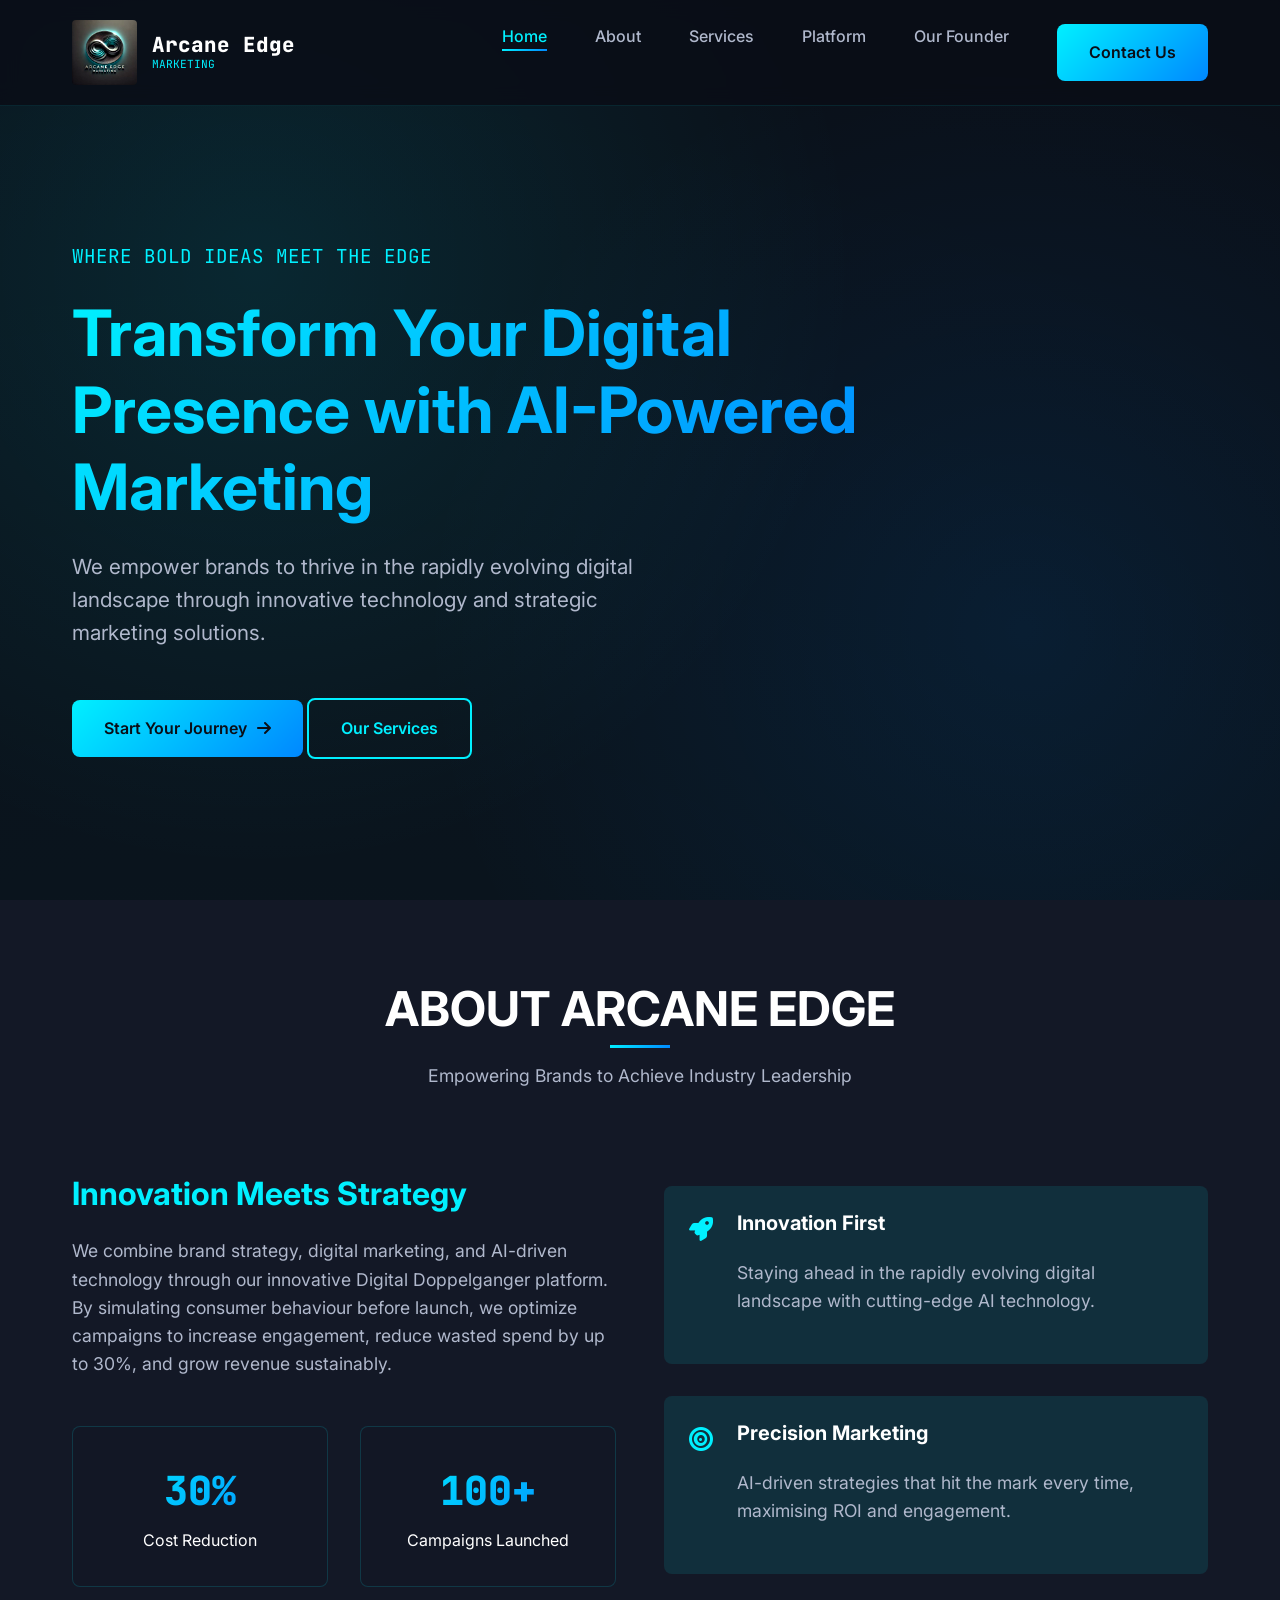
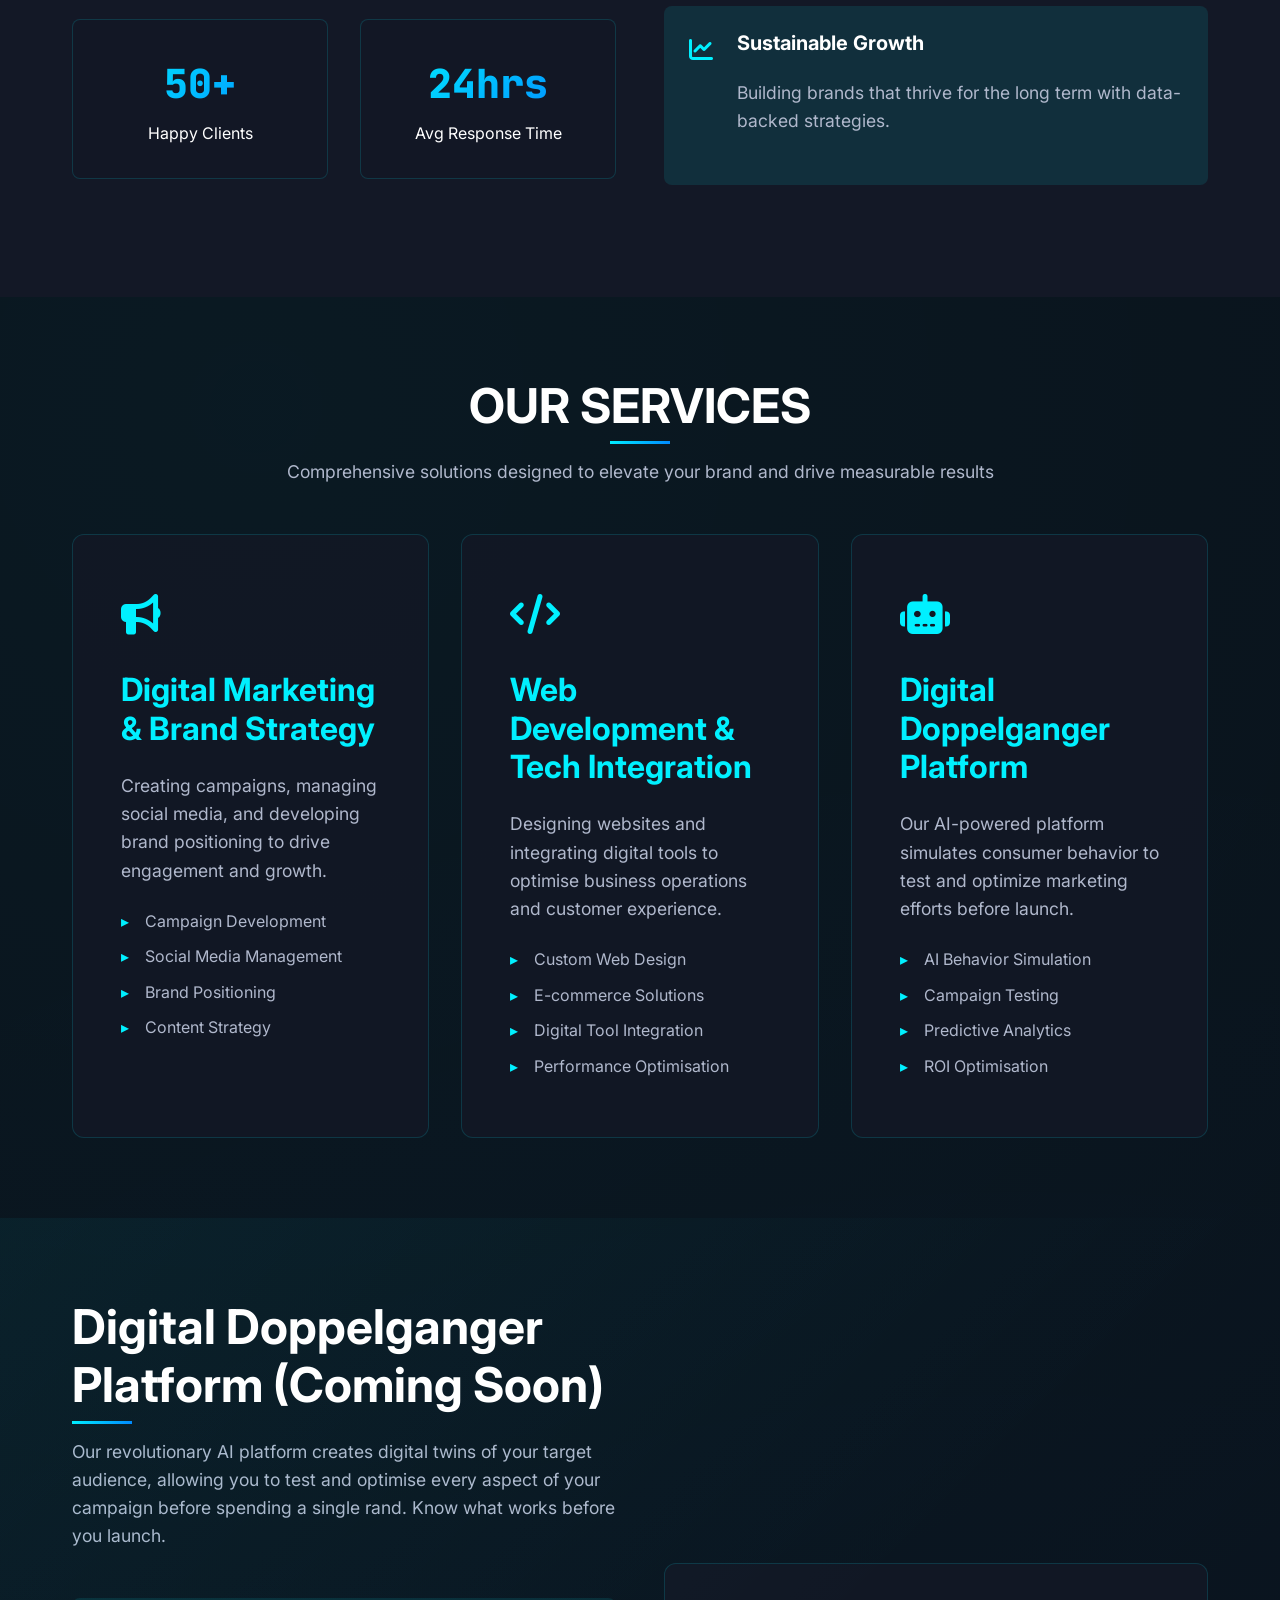
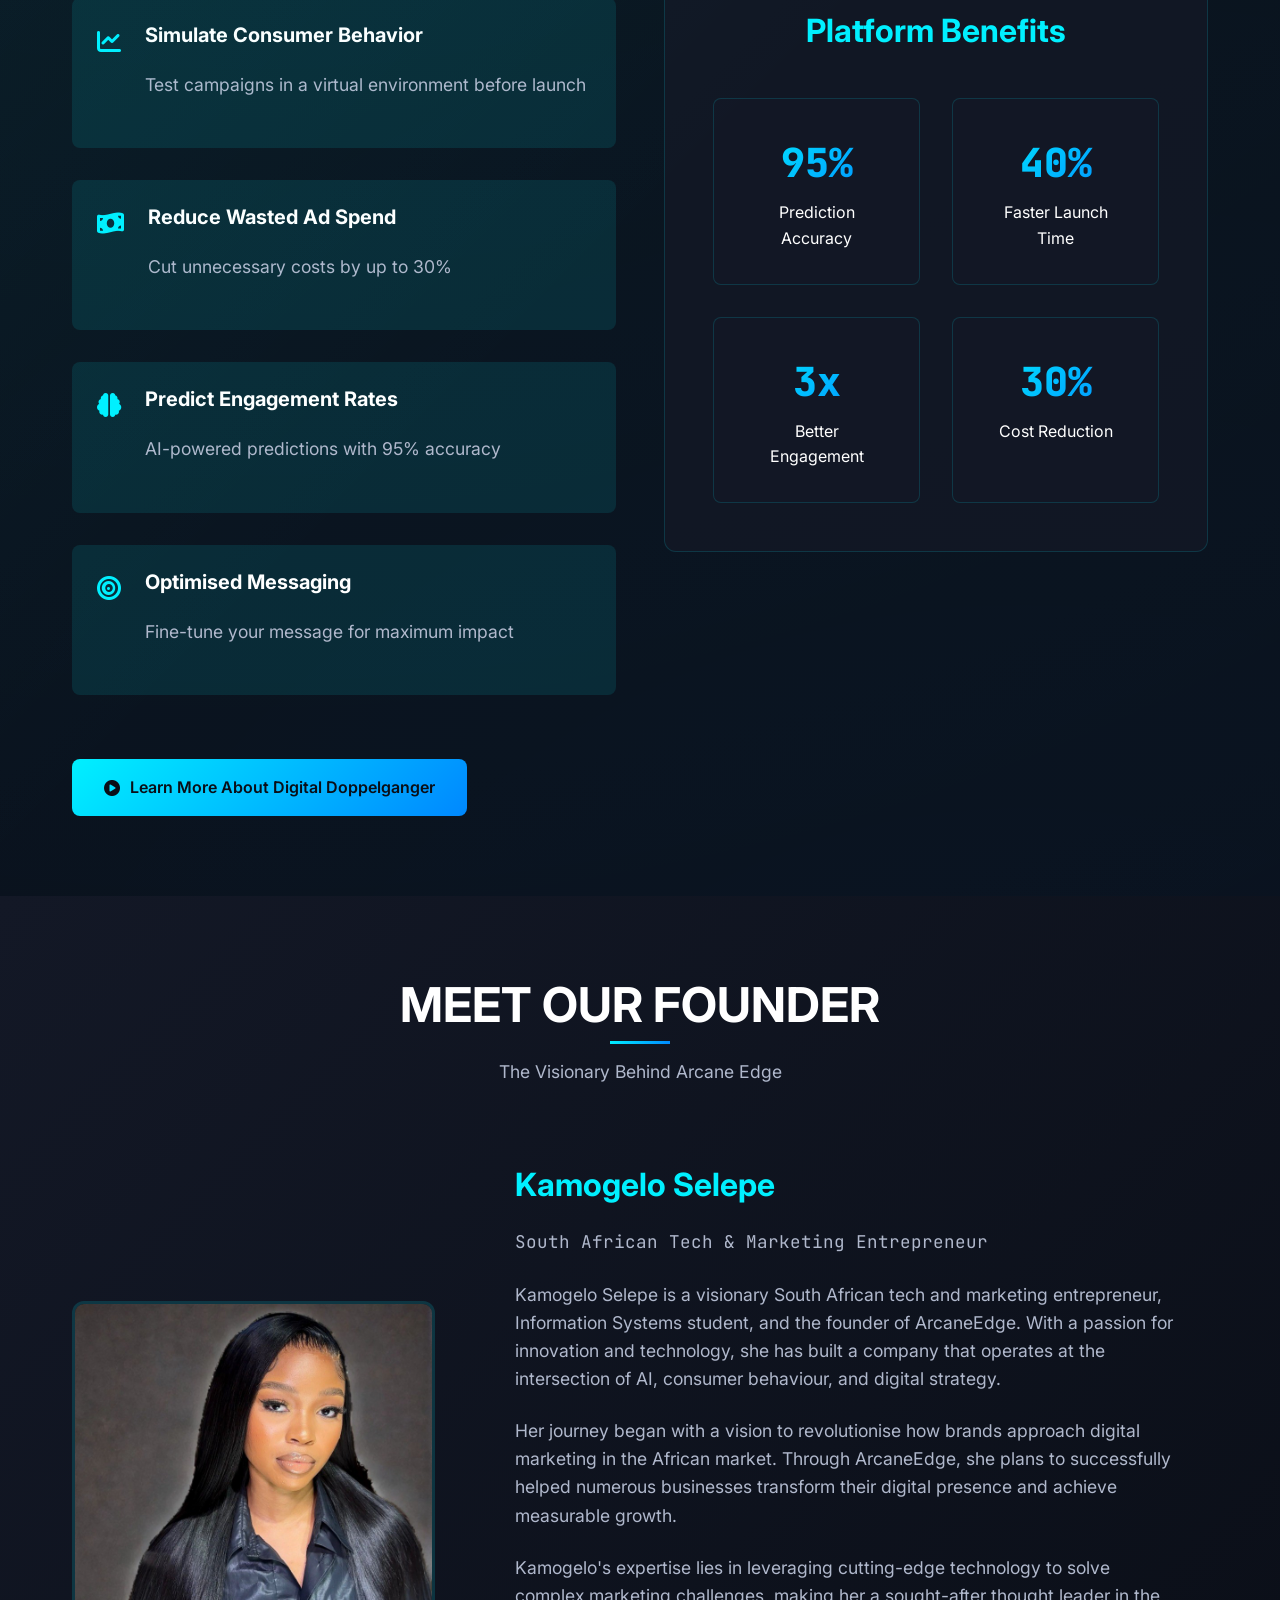
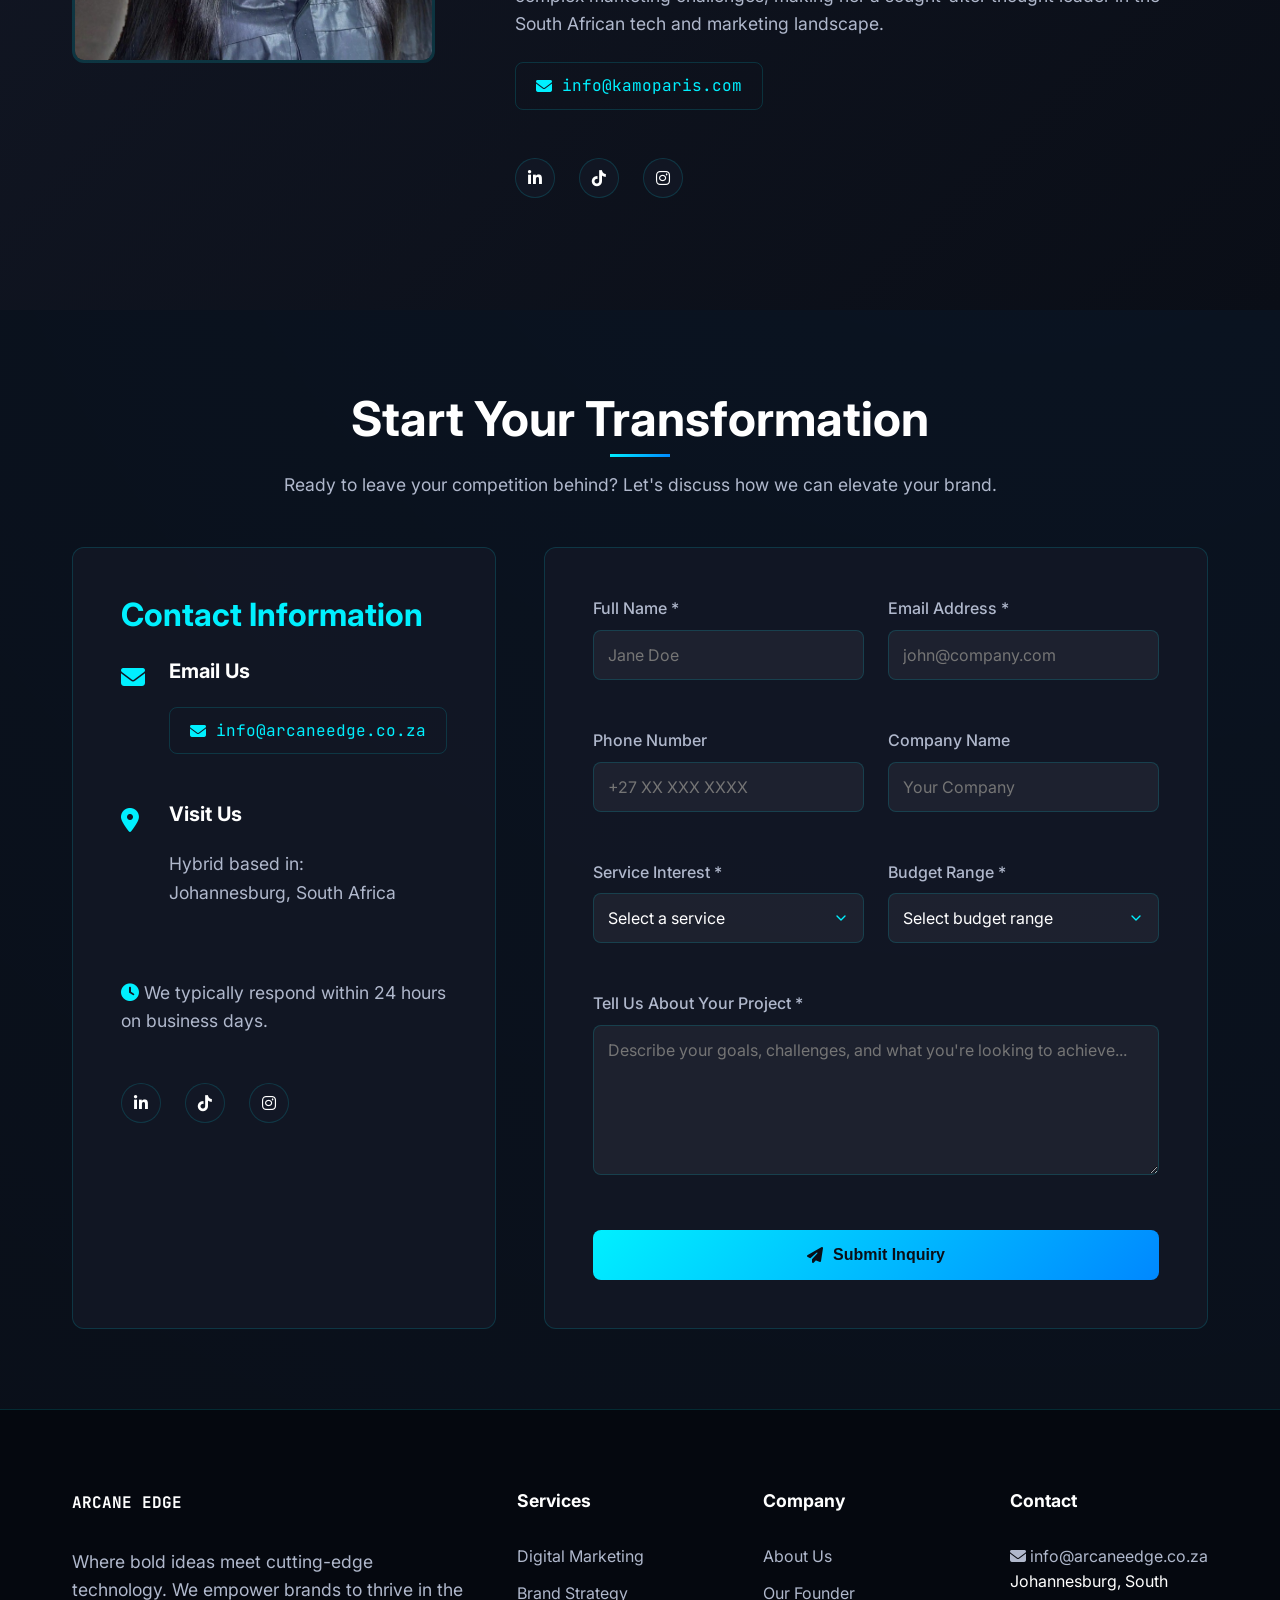
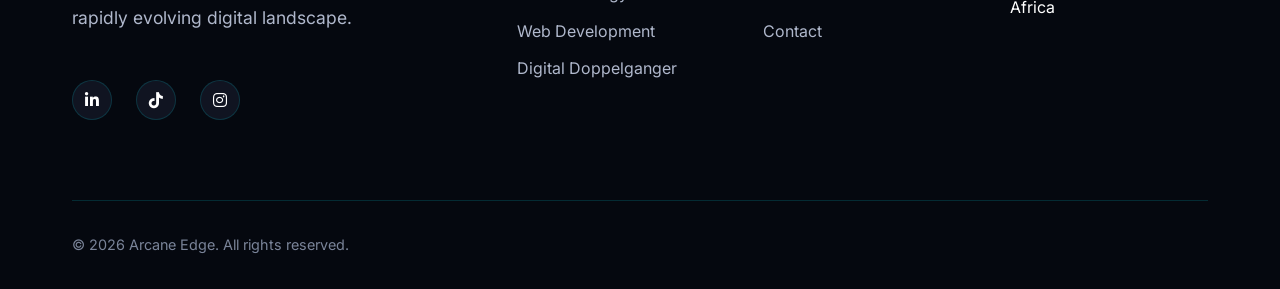
<file: projects/project-1-ArcaneEdge/ArcaneEdge Website/home.html>
<!DOCTYPE html>
<html lang="en">
<head>
    <meta charset="UTF-8">
    <meta name="viewport" content="width=device-width, initial-scale=1.0">
    <title>ArcaneEdge - AI-Powered Marketing & Technology Solutions</title>
    <link rel="stylesheet" href="https://cdnjs.cloudflare.com/ajax/libs/font-awesome/6.4.0/css/all.min.css">
    <link rel="preconnect" href="https://fonts.googleapis.com">
    <link rel="preconnect" href="https://fonts.gstatic.com" crossorigin>
    <link href="https://fonts.googleapis.com/css2?family=Inter:wght@300;400;500;600;700;800&family=JetBrains+Mono:wght@300;400;500&display=swap" rel="stylesheet">
    <style>
        /* ====== CSS VARIABLES ====== */
        :root {
            /* Color Palette - Dark Futuristic */
            --primary: #0A0E17;
            --secondary: #131826;
            --accent: #00F0FF;
            --accent-gradient: linear-gradient(135deg, #00F0FF 0%, #0088FF 100%);
            --accent-light: rgba(0, 240, 255, 0.1);
            --text-primary: #FFFFFF;
            --text-secondary: #B0B8CC;
            --text-muted: #7A8499;
            --card-bg: rgba(19, 24, 38, 0.8);
            --card-border: rgba(0, 240, 255, 0.15);
            --glass-bg: rgba(10, 14, 23, 0.85);
            --success: #00FF9D;
            --warning: #FFD166;
            --danger: #FF3860;
            
            /* Typography */
            --font-primary: 'Inter', sans-serif;
            --font-mono: 'JetBrains Mono', monospace;
            
            /* Spacing */
            --space-xs: 0.5rem;
            --space-sm: 1rem;
            --space-md: 1.5rem;
            --space-lg: 2rem;
            --space-xl: 3rem;
            --space-xxl: 5rem;
            
            /* Effects */
            --shadow-sm: 0 4px 12px rgba(0, 0, 0, 0.1);
            --shadow-md: 0 8px 24px rgba(0, 0, 0, 0.2);
            --shadow-lg: 0 16px 48px rgba(0, 0, 0, 0.3);
            --glow: 0 0 20px rgba(0, 240, 255, 0.3);
            --border-radius: 8px;
            --border-radius-lg: 12px;
        }

        /* ====== RESET & BASE STYLES ====== */
        * {
            margin: 0;
            padding: 0;
            box-sizing: border-box;
        }

        html {
            scroll-behavior: smooth;
            scroll-padding-top: 80px;
        }

        body {
            font-family: var(--font-primary);
            background-color: var(--primary);
            color: var(--text-primary);
            line-height: 1.6;
            overflow-x: hidden;
            background-image: 
                radial-gradient(circle at 20% 30%, rgba(0, 240, 255, 0.05) 0%, transparent 50%),
                radial-gradient(circle at 80% 70%, rgba(0, 136, 255, 0.05) 0%, transparent 50%);
        }

        ::selection {
            background: var(--accent);
            color: var(--primary);
        }

        /* ====== TYPOGRAPHY ====== */
        h1, h2, h3, h4, h5, h6 {
            font-weight: 700;
            line-height: 1.2;
            margin-bottom: var(--space-md);
        }

        h1 {
            font-size: clamp(2.5rem, 5vw, 4rem);
            background: var(--accent-gradient);
            -webkit-background-clip: text;
            -webkit-text-fill-color: transparent;
            background-clip: text;
        }

        h2 {
            font-size: clamp(2rem, 4vw, 3rem);
            position: relative;
            display: inline-block;
        }

        h2:after {
            content: '';
            position: absolute;
            left: 0;
            bottom: -10px;
            width: 60px;
            height: 3px;
            background: var(--accent-gradient);
        }

        .section-title-center h2:after {
            left: 50%;
            transform: translateX(-50%);
        }

        h3 {
            font-size: clamp(1.5rem, 3vw, 2rem);
            color: var(--accent);
        }

        h4 {
            font-size: 1.25rem;
            color: var(--text-primary);
        }

        p {
            color: var(--text-secondary);
            margin-bottom: var(--space-md);
            font-size: 1.1rem;
        }

        .accent-text {
            color: var(--accent);
        }

        .text-gradient {
            background: var(--accent-gradient);
            -webkit-background-clip: text;
            -webkit-text-fill-color: transparent;
            background-clip: text;
        }

        /* ====== LAYOUT ====== */
        .container {
            width: 100%;
            max-width: 1200px;
            margin: 0 auto;
            padding: 0 var(--space-lg);
        }

        section {
            padding: var(--space-xxl) 0;
            position: relative;
        }

        .section-title-center {
            text-align: center;
            margin-bottom: var(--space-xl);
        }

        /* ====== BUTTONS ====== */
        .btn {
            display: inline-flex;
            align-items: center;
            justify-content: center;
            gap: 10px;
            padding: 16px 32px;
            border-radius: var(--border-radius);
            font-weight: 600;
            font-size: 1rem;
            text-decoration: none;
            border: none;
            cursor: pointer;
            transition: all 0.3s cubic-bezier(0.4, 0, 0.2, 1);
            position: relative;
            overflow: hidden;
        }

        .btn-primary {
            background: var(--accent-gradient);
            color: var(--primary);
        }

        .btn-primary:hover {
            transform: translateY(-2px);
            box-shadow: var(--glow);
        }

        .btn-outline {
            background: transparent;
            border: 2px solid var(--accent);
            color: var(--accent);
        }

        .btn-outline:hover {
            background: var(--accent);
            color: var(--primary);
        }

        /* ====== HEADER & NAVIGATION ====== */
        header {
            position: fixed;
            top: 0;
            left: 0;
            width: 100%;
            z-index: 1000;
            background: var(--glass-bg);
            backdrop-filter: blur(10px);
            border-bottom: 1px solid rgba(0, 240, 255, 0.1);
            padding: 20px 0;
        }

        .header-container {
            display: flex;
            justify-content: space-between;
            align-items: center;
        }
		
		/* Logo Image Styling */
.logo-image {
    width: 65px; /* Adjust this value to your preferred size */
    height: 65px; /* Keep this equal to width for square logo */
    object-fit: contain; /* This ensures the image scales properly */
    border-radius: 4px; /* Optional: slight rounding of corners */
    filter: brightness(1.1) contrast(1.1); /* Makes the logo pop a bit more */
    transition: transform 0.3s ease;
}


/* Optional: Add hover effect */
.logo:hover .logo-image {
    transform: scale(1.05);
}

/* Adjust the logo container to include the image */
.logo {
    display: flex;
    align-items: center;
    gap: 15px; /* Space between image and text */
    text-decoration: none;
    font-family: var(--font-mono);
    font-size: 1.5rem;
    font-weight: 700;
    color: var(--text-primary);
}

/* If you want the logo text to be vertically centered with the image */
.logo-text {
    display: flex;
    flex-direction: column;
    line-height: 1.2;
    justify-content: center;
}

        .logo-main {
            font-size: 1.3rem;
            font-weight: 800;
            letter-spacing: 1px;
        }

        .logo-sub {
            font-size: 0.7rem;
            color: var(--accent);
            font-weight: 400;
        }

        nav ul {
            display: flex;
            list-style: none;
            gap: var(--space-xl);
        }

        nav a {
            color: var(--text-secondary);
            text-decoration: none;
            font-weight: 500;
            font-size: 1rem;
            transition: color 0.3s;
            position: relative;
            align-items: center;
        }

        nav a:hover, nav a.active {
            color: var(--accent);
        }

        nav a:after {
            content: '';
            position: absolute;
            bottom: -5px;
            left: 0;
            width: 0;
            height: 2px;
            background: var(--accent-gradient);
            transition: width 0.3s;
        }

        nav a:hover:after, nav a.active:after {
            width: 100%;
        }

        .mobile-menu-btn {
            display: none;
            background: none;
            border: none;
            color: var(--text-primary);
            font-size: 1.5rem;
            cursor: pointer;
            padding: 5px;
        }

        /* ====== HERO SECTION ====== */
        .hero {
            padding-top: 180px;
            min-height: 100vh;
            display: flex;
            align-items: center;
            position: relative;
            overflow: hidden;
        }

        .hero-bg {
            position: absolute;
            top: 0;
            left: 0;
            width: 100%;
            height: 100%;
            z-index: -1;
            background: 
                radial-gradient(circle at 20% 30%, rgba(0, 240, 255, 0.1) 0%, transparent 50%),
                radial-gradient(circle at 80% 70%, rgba(0, 136, 255, 0.1) 0%, transparent 50%);
        }

        .hero-content {
            max-width: 800px;
            position: relative;
        }

        .hero-subtitle {
            font-size: 1.2rem;
            color: var(--accent);
            margin-bottom: var(--space-md);
            font-family: var(--font-mono);
        }

        .hero-description {
            font-size: 1.3rem;
            margin-bottom: var(--space-xl);
            max-width: 600px;
        }

        /* ====== ABOUT SECTION ====== */
        .about {
            background: var(--secondary);
        }

        .about-container {
            display: grid;
            grid-template-columns: 1fr 1fr;
            gap: var(--space-xl);
            align-items: center;
        }

        .stats-grid {
            display: grid;
            grid-template-columns: repeat(2, 1fr);
            gap: var(--space-lg);
            margin-top: var(--space-xl);
        }

        .stat-card {
            background: var(--card-bg);
            border: 1px solid var(--card-border);
            border-radius: var(--border-radius);
            padding: var(--space-lg);
            text-align: center;
            transition: transform 0.3s;
        }

        .stat-card:hover {
            transform: translateY(-5px);
            border-color: var(--accent);
        }

        .stat-value {
            font-size: 2.5rem;
            font-weight: 800;
            background: var(--accent-gradient);
            -webkit-background-clip: text;
            -webkit-text-fill-color: transparent;
            background-clip: text;
            margin-bottom: 5px;
            font-family: var(--font-mono);
        }

        /* ====== SERVICES SECTION ====== */
        .services-grid {
            display: grid;
            grid-template-columns: repeat(3, 1fr);
            gap: var(--space-lg);
            margin-top: var(--space-xl);
        }

        .service-card {
            background: var(--card-bg);
            border: 1px solid var(--card-border);
            border-radius: var(--border-radius-lg);
            padding: var(--space-xl);
            transition: all 0.3s;
            position: relative;
            overflow: hidden;
        }

        .service-card:before {
            content: '';
            position: absolute;
            top: 0;
            left: 0;
            width: 100%;
            height: 100%;
            background: var(--accent-gradient);
            opacity: 0;
            transition: opacity 0.3s;
        }

        .service-card:hover {
            transform: translateY(-10px);
            border-color: var(--accent);
            box-shadow: var(--glow);
        }

        .service-card:hover:before {
            opacity: 0.05;
        }

        .service-icon {
            font-size: 2.5rem;
            color: var(--accent);
            margin-bottom: var(--space-md);
        }

        .service-features {
            list-style: none;
            margin-top: var(--space-md);
        }

        .service-features li {
            color: var(--text-secondary);
            margin-bottom: 10px;
            padding-left: 24px;
            position: relative;
        }

        .service-features li:before {
            content: '▸';
            color: var(--accent);
            position: absolute;
            left: 0;
        }

        /* ====== FOUNDER SECTION ====== */
        .founder {
            background: linear-gradient(135deg, var(--secondary) 0%, #0A0E17 100%);
        }

        .founder-container {
            display: grid;
            grid-template-columns: 1fr 2fr;
            gap: var(--space-xl);
            align-items: center;
        }

        .founder-image {
            position: relative;
            border-radius: var(--border-radius-lg);
            overflow: hidden;
            border: 3px solid var(--card-border);
        }

        .founder-image img {
            width: 100%;
            height: auto;
            display: block;
            transition: transform 0.3s;
        }

        .founder-image:hover img {
            transform: scale(1.05);
        }

        .founder-image:after {
            content: '';
            position: absolute;
            inset: 0;
            background: var(--accent-gradient);
            opacity: 0;
            transition: opacity 0.3s;
            mix-blend-mode: overlay;
        }

        .founder-image:hover:after {
            opacity: 0.2;
        }

        .founder-info {
            padding: var(--space-lg);
        }

        .founder-title {
            color: var(--text-secondary);
            font-size: 1.1rem;
            margin-bottom: var(--space-md);
            font-family: var(--font-mono);
        }

        .founder-email {
            display: inline-flex;
            align-items: center;
            gap: 10px;
            color: var(--accent);
            text-decoration: none;
            font-family: var(--font-mono);
            padding: 10px 20px;
            border: 1px solid var(--card-border);
            border-radius: var(--border-radius);
            transition: all 0.3s;
        }

        .founder-email:hover {
            background: var(--accent-light);
            border-color: var(--accent);
        }

        /* ====== DIGITAL DOPPELGANGER SECTION ====== */
        .doppelganger {
            position: relative;
            overflow: hidden;
        }

        .doppelganger:before {
            content: '';
            position: absolute;
            inset: 0;
            background: linear-gradient(135deg, rgba(0, 240, 255, 0.05) 0%, transparent 50%);
        }

        .doppelganger-container {
            display: grid;
            grid-template-columns: 1fr 1fr;
            gap: var(--space-xl);
            align-items: center;
        }

        .feature-list {
            list-style: none;
            margin-top: var(--space-xl);
        }

        .feature-item {
            display: flex;
            align-items: flex-start;
            gap: var(--space-md);
            margin-bottom: var(--space-lg);
            padding: var(--space-md);
            background: var(--accent-light);
            border-radius: var(--border-radius);
            border: 1px solid transparent;
            transition: all 0.3s;
        }

        .feature-item:hover {
            border-color: var(--accent);
            transform: translateX(5px);
        }

        .feature-icon {
            color: var(--accent);
            font-size: 1.5rem;
            min-width: 24px;
        }

        /* ====== TESTIMONIALS SECTION ====== */
        .testimonials {
            background: var(--secondary);
        }

        .testimonials-grid {
            display: grid;
            grid-template-columns: repeat(3, 1fr);
            gap: var(--space-lg);
            margin-top: var(--space-xl);
        }

        .testimonial-card {
            background: var(--card-bg);
            border: 1px solid var(--card-border);
            border-radius: var(--border-radius-lg);
            padding: var(--space-xl);
            transition: all 0.3s;
        }

        .testimonial-card:hover {
            border-color: var(--accent);
            transform: translateY(-5px);
        }

        .rating {
            color: #FFD166;
            margin-bottom: var(--space-md);
        }

        .client {
            display: flex;
            align-items: center;
            gap: var(--space-md);
            margin-top: var(--space-lg);
        }

        .client-avatar {
            width: 50px;
            height: 50px;
            border-radius: 50%;
            background: var(--accent-gradient);
            display: flex;
            align-items: center;
            justify-content: center;
            font-weight: 700;
            color: var(--primary);
        }

        /* ====== CONTACT SECTION ====== */
        .contact-container {
            display: grid;
            grid-template-columns: 1fr 2fr;
            gap: var(--space-xl);
        }

        .contact-info {
            padding: var(--space-xl);
            background: var(--card-bg);
            border-radius: var(--border-radius-lg);
            border: 1px solid var(--card-border);
        }

        .contact-method {
            display: flex;
            align-items: flex-start;
            gap: var(--space-md);
            margin-bottom: var(--space-xl);
        }

        .contact-icon {
            color: var(--accent);
            font-size: 1.5rem;
            min-width: 24px;
        }

        .social-links {
            display: flex;
            gap: var(--space-md);
            margin-top: var(--space-xl);
        }

        .social-link {
            width: 40px;
            height: 40px;
            border-radius: 50%;
            background: var(--card-bg);
            border: 1px solid var(--card-border);
            display: flex;
            align-items: center;
            justify-content: center;
            color: var(--text-primary);
            text-decoration: none;
            transition: all 0.3s;
        }

        .social-link:hover {
            background: var(--accent);
            color: var(--primary);
            border-color: var(--accent);
            transform: translateY(-3px);
        }

        .contact-form {
            background: var(--card-bg);
            border-radius: var(--border-radius-lg);
            padding: var(--space-xl);
            border: 1px solid var(--card-border);
        }

        .form-grid {
            display: grid;
            grid-template-columns: repeat(2, 1fr);
            gap: var(--space-md);
        }

        .form-group {
            margin-bottom: var(--space-md);
        }

        .form-group.full-width {
            grid-column: 1 / -1;
        }

        label {
            display: block;
            margin-bottom: 8px;
            color: var(--text-secondary);
            font-weight: 500;
        }

        input, select, textarea {
            width: 100%;
            padding: 14px;
            background: rgba(255, 255, 255, 0.05);
            border: 1px solid var(--card-border);
            border-radius: var(--border-radius);
            color: var(--text-primary);
            font-family: var(--font-primary);
            font-size: 1rem;
            transition: all 0.3s;
        }

        /* IMPROVED SELECT DROPDOWN STYLES */
        select {
            -webkit-appearance: none;
            -moz-appearance: none;
            appearance: none;
            background-image: url("data:image/svg+xml;charset=UTF-8,%3csvg xmlns='http://www.w3.org/2000/svg' viewBox='0 0 24 24' fill='none' stroke='%2300F0FF' stroke-width='2' stroke-linecap='round' stroke-linejoin='round'%3e%3cpolyline points='6 9 12 15 18 9'%3e%3c/polyline%3e%3c/svg%3e");
            background-repeat: no-repeat;
            background-position: right 14px center;
            background-size: 16px;
            padding-right: 40px;
            cursor: pointer;
        }

        select option {
            background-color: var(--secondary);
            color: var(--text-primary);
            padding: 12px;
        }

        select option:checked {
            background: var(--accent-gradient);
            color: var(--primary);
        }

        select option:hover {
            background-color: var(--accent);
            color: var(--primary);
        }

        /* Budget specific styling */
        .budget-options {
            display: flex;
            flex-direction: column;
            gap: 4px;
        }

        .budget-option {
            padding: 12px;
            background: rgba(255, 255, 255, 0.05);
            border-radius: 6px;
            border: 1px solid transparent;
            transition: all 0.2s;
            cursor: pointer;
        }

        .budget-option:hover {
            background: rgba(0, 240, 255, 0.1);
            border-color: rgba(0, 240, 255, 0.3);
        }

        .budget-option.selected {
            background: rgba(0, 240, 255, 0.15);
            border-color: var(--accent);
        }

        .budget-value {
            font-weight: 600;
            color: var(--accent);
        }

        .budget-label {
            font-size: 0.9rem;
            color: var(--text-secondary);
        }

        input:focus, select:focus, textarea:focus {
            outline: none;
            border-color: var(--accent);
            box-shadow: 0 0 0 2px rgba(0, 240, 255, 0.2);
        }


        textarea {
            min-height: 150px;
            resize: vertical;
        }
		
		/* Form Status Messages */
        .form-status {
            padding: 12px;
            border-radius: var(--border-radius);
            margin-top: var(--space-md);
            text-align: center;
            display: none;
        }

        .form-status.success {
            background: rgba(0, 255, 157, 0.1);
            border: 1px solid rgba(0, 255, 157, 0.3);
            color: var(--success);
            display: block;
        }

        .form-status.error {
            background: rgba(255, 56, 96, 0.1);
            border: 1px solid rgba(255, 56, 96, 0.3);
            color: var(--danger);
            display: block;
        }

        /* ====== FOOTER ====== */
        footer {
            background: #05080F;
            padding: var(--space-xxl) 0 var(--space-lg);
            border-top: 1px solid var(--card-border);
        }

        .footer-grid {
            display: grid;
            grid-template-columns: 2fr 1fr 1fr 1fr;
            gap: var(--space-xl);
        }

        .footer-logo {
            display: flex;
            align-items: center;
            gap: 12px;
            margin-bottom: var(--space-lg);
            text-decoration: none;
        }

        .footer-logo-text {
            font-family: var(--font-mono);
            font-weight: 700;
            color: var(--text-primary);
        }

        .footer-heading {
            color: var(--text-primary);
            margin-bottom: var(--space-lg);
            font-size: 1.1rem;
        }

        .footer-links {
            list-style: none;
        }

        .footer-links li {
            margin-bottom: 12px;
        }

        .footer-links a {
            color: var(--text-secondary);
            text-decoration: none;
            transition: color 0.3s;
        }

        .footer-links a:hover {
            color: var(--accent);
        }

        .footer-bottom {
            margin-top: var(--space-xxl);
            padding-top: var(--space-lg);
            border-top: 1px solid var(--card-border);
            display: flex;
            justify-content: space-between;
            align-items: center;
            flex-wrap: wrap;
            gap: var(--space-md);
        }

        .copyright {
            color: var(--text-muted);
            font-size: 0.9rem;
        }

        .footer-legal {
            display: flex;
            gap: var(--space-xl);
        }

        .footer-legal a {
            color: var(--text-muted);
            text-decoration: none;
            font-size: 0.9rem;
            transition: color 0.3s;
        }

        .footer-legal a:hover {
            color: var(--accent);
        }

        /* ====== RESPONSIVE DESIGN ====== */
        @media (max-width: 1024px) {
            .services-grid,
            .testimonials-grid {
                grid-template-columns: repeat(2, 1fr);
            }
            
            .about-container,
            .doppelganger-container,
            .founder-container,
            .contact-container {
                grid-template-columns: 1fr;
                gap: var(--space-xl);
            }
            
            .footer-grid {
                grid-template-columns: repeat(2, 1fr);
            }
        }

        @media (max-width: 768px) {
            nav {
                position: fixed;
                top: 80px;
                left: -100%;
                width: 100%;
                height: calc(100vh - 80px);
                background: var(--glass-bg);
                backdrop-filter: blur(20px);
                padding: var(--space-xl);
                transition: left 0.3s cubic-bezier(0.4, 0, 0.2, 1);
                z-index: 999;
            }
            
            nav.active {
                left: 0;
            }
            
            nav ul {
                flex-direction: column;
                gap: var(--space-lg);
            }
            
            .mobile-menu-btn {
                display: block;
            }
            
            .services-grid,
            .testimonials-grid {
                grid-template-columns: 1fr;
            }
            
            .form-grid {
                grid-template-columns: 1fr;
            }
            
            .footer-grid {
                grid-template-columns: 1fr;
            }
            
            .footer-bottom {
                flex-direction: column;
                text-align: center;
            }
        }

        @media (max-width: 480px) {
            section {
                padding: var(--space-xl) 0;
            }
            
            .hero {
                padding-top: 140px;
            }
            
            .container {
                padding: 0 var(--space-md);
            }
            
            .btn {
                width: 100%;
            }
        }

        /* ====== ANIMATIONS ====== */
        @keyframes float {
            0%, 100% { transform: translateY(0); }
            50% { transform: translateY(-10px); }
        }

        .float-animation {
            animation: float 3s ease-in-out infinite;
        }

        .fade-in {
            opacity: 0;
            transform: translateY(20px);
            transition: opacity 0.6s, transform 0.6s;
        }

        .fade-in.visible {
            opacity: 1;
            transform: translateY(0);
        }
    </style>
</head>
<body>
    <!-- Header -->
    <header>
        <div class="container header-container">
		 <a href="#" class="logo">
             <img src="images/arcaneedge_logo.jpg" alt="Arcane Edge Logo"
                 class="logo-image">
                <div class="logo-text">
                    <span class="logo-main">Arcane Edge</span>
                    <span class="logo-sub">MARKETING</span>
                </div>
            </a>
            
            <button class="mobile-menu-btn" id="mobileMenuBtn">
                <i class="fas fa-bars"></i>
            </button>
            
            <nav id="mainNav">
                <ul>
                    <li><a href="#home" class="active">Home</a></li>
                    <li><a href="#about">About</a></li>
                    <li><a href="#services">Services</a></li>
                    <li><a href="#doppelganger">Platform</a></li>
                    <li><a href="#founder">Our Founder</a></li>
                    <li><a href="#contact" class="btn btn-primary">Contact Us</a></li>
                </ul>
            </nav>
        </div>
    </header>

    <!-- Hero Section -->
    <section class="hero" id="home">
        <div class="hero-bg"></div>
        <div class="container">
            <div class="hero-content fade-in">
                <div class="hero-subtitle">WHERE BOLD IDEAS MEET THE EDGE</div>
                <h1>Transform Your Digital Presence with AI-Powered Marketing</h1>
                <p class="hero-description">We empower brands to thrive in the rapidly evolving digital landscape through innovative technology and strategic marketing solutions.</p>
                <div class="hero-actions">
                    <a href="#contact" class="btn btn-primary">Start Your Journey <i class="fas fa-arrow-right"></i></a>
                    <a href="#services" class="btn btn-outline">Our Services</a>
                </div>
            </div>
        </div>
    </section>

    <!-- About Section -->
    <section class="about" id="about">
        <div class="container">
            <div class="section-title-center">
                <h2>ABOUT ARCANE EDGE</h2>
                <p>Empowering Brands to Achieve Industry Leadership</p>
            </div>
            
            <div class="about-container">
                <div>
                    <h3>Innovation Meets Strategy</h3>
                    <p>We combine brand strategy, digital marketing, and AI-driven technology through our innovative Digital Doppelganger platform. By simulating consumer behaviour before launch, we optimize campaigns to increase engagement, reduce wasted spend by up to 30%, and grow revenue sustainably.</p>
                    
                    <div class="stats-grid">
                        <div class="stat-card">
                            <div class="stat-value">30%</div>
                            <div>Cost Reduction</div>
                        </div>
                        <div class="stat-card">
                            <div class="stat-value">100+</div>
                            <div>Campaigns Launched</div>
                        </div>
                        <div class="stat-card">
                            <div class="stat-value">50+</div>
                            <div>Happy Clients</div>
                        </div>
                        <div class="stat-card">
                            <div class="stat-value">24hrs</div>
                            <div>Avg Response Time</div>
                        </div>
                    </div>
                </div>
                
                <div>
                    <div class="feature-list">
                        <div class="feature-item">
                            <div class="feature-icon"><i class="fas fa-rocket"></i></div>
                            <div>
                                <h4>Innovation First</h4>
                                <p>Staying ahead in the rapidly evolving digital landscape with cutting-edge AI technology.</p>
                            </div>
                        </div>
                        <div class="feature-item">
                            <div class="feature-icon"><i class="fas fa-bullseye"></i></div>
                            <div>
                                <h4>Precision Marketing</h4>
                                <p>AI-driven strategies that hit the mark every time, maximising ROI and engagement.</p>
                            </div>
                        </div>
                        <div class="feature-item">
                            <div class="feature-icon"><i class="fas fa-chart-line"></i></div>
                            <div>
                                <h4>Sustainable Growth</h4>
                                <p>Building brands that thrive for the long term with data-backed strategies.</p>
                            </div>
                        </div>
                    </div>
                </div>
            </div>
        </div>
    </section>

    <!-- Services Section -->
    <section id="services">
        <div class="container">
            <div class="section-title-center">
                <h2>OUR SERVICES</h2>
                <p>Comprehensive solutions designed to elevate your brand and drive measurable results</p>
            </div>
            
            <div class="services-grid">
                <div class="service-card">
                    <div class="service-icon"><i class="fas fa-bullhorn"></i></div>
                    <h3>Digital Marketing & Brand Strategy</h3>
                    <p>Creating campaigns, managing social media, and developing brand positioning to drive engagement and growth.</p>
                    <ul class="service-features">
                        <li>Campaign Development</li>
                        <li>Social Media Management</li>
                        <li>Brand Positioning</li>
                        <li>Content Strategy</li>
                    </ul>
                </div>
                
                <div class="service-card">
                    <div class="service-icon"><i class="fas fa-code"></i></div>
                    <h3>Web Development & Tech Integration</h3>
                    <p>Designing websites and integrating digital tools to optimise business operations and customer experience.</p>
                    <ul class="service-features">
                        <li>Custom Web Design</li>
                        <li>E-commerce Solutions</li>
                        <li>Digital Tool Integration</li>
                        <li>Performance Optimisation</li>
                    </ul>
                </div>
                
                <div class="service-card">
                    <div class="service-icon"><i class="fas fa-robot"></i></div>
                    <h3>Digital Doppelganger Platform</h3>
                    <p>Our AI-powered platform simulates consumer behavior to test and optimize marketing efforts before launch.</p>
                    <ul class="service-features">
                        <li>AI Behavior Simulation</li>
                        <li>Campaign Testing</li>
                        <li>Predictive Analytics</li>
                        <li>ROI Optimisation</li>
                    </ul>
                </div>
            </div>
        </div>
    </section>


 <!-- Digital Doppelganger Section -->
    <section class="doppelganger" id="doppelganger">
        <div class="container">
            <div class="doppelganger-container">
                <div>
                    <h2>Digital Doppelganger Platform (Coming Soon) </h2>
                    <p>Our revolutionary AI platform creates digital twins of your target audience, allowing you to test and optimise every aspect of your campaign before spending a single rand. Know what works before you launch.</p>
                    
                    <ul class="feature-list">
                        <li class="feature-item">
                            <div class="feature-icon"><i class="fas fa-chart-line"></i></div>
                            <div>
                                <h4>Simulate Consumer Behavior</h4>
                                <p>Test campaigns in a virtual environment before launch</p>
                            </div>
                        </li>
                        <li class="feature-item">
                            <div class="feature-icon"><i class="fas fa-money-bill-wave"></i></div>
                            <div>
                                <h4>Reduce Wasted Ad Spend</h4>
                                <p>Cut unnecessary costs by up to 30%</p>
                            </div>
                        </li>
                        <li class="feature-item">
                            <div class="feature-icon"><i class="fas fa-brain"></i></div>
                            <div>
                                <h4>Predict Engagement Rates</h4>
                                <p>AI-powered predictions with 95% accuracy</p>
                            </div>
                        </li>
                        <li class="feature-item">
                            <div class="feature-icon"><i class="fas fa-bullseye"></i></div>
                            <div>
                                <h4>Optimised Messaging</h4>
                                <p>Fine-tune your message for maximum impact</p>
                            </div>
                        </li>
                    </ul>
                    
                    <a href="doppelganger.html" class="btn btn-primary" style="margin-top: var(--space-lg);">
                        <i class="fas fa-play-circle"></i> Learn More About Digital Doppelganger
                    </a>
                </div>
                
                <div class="float-animation">
                    <div style="background: var(--card-bg); border-radius: var(--border-radius-lg); padding: var(--space-xl); border: 1px solid var(--card-border);">
                        <h3 style="text-align: center; margin-bottom: var(--space-xl);">Platform Benefits</h3>
                        <div class="stats-grid">
                            <div class="stat-card">
                                <div class="stat-value">95%</div>
                                <div>Prediction Accuracy</div>
                            </div>
                            <div class="stat-card">
                                <div class="stat-value">40%</div>
                                <div>Faster Launch Time</div>
                            </div>
                            <div class="stat-card">
                                <div class="stat-value">3x</div>
                                <div>Better Engagement</div>
                            </div>
                            <div class="stat-card">
                                <div class="stat-value">30%</div>
                                <div>Cost Reduction</div>
                            </div>
                        </div>
                    </div>
                </div>
            </div>
        </div>
    </section>


    <!-- Founder Section -->
    <section class="founder" id="founder">
        <div class="container">
            <div class="section-title-center">
                <h2>MEET OUR FOUNDER</h2>
                <p>The Visionary Behind Arcane Edge</p>
            </div>
            
            <div class="founder-container">
                <div class="founder-image">
                   <img src="images/kamogelo.jpg" alt="Kamogelo Selepe">
                </div>
                
                <div class="founder-info">
                    <h3>Kamogelo Selepe</h3>
                    <div class="founder-title">South African Tech & Marketing Entrepreneur</div>
                    
                    <p>Kamogelo Selepe is a visionary South African tech and marketing entrepreneur, Information Systems student, and the founder of ArcaneEdge. With a passion for innovation and technology, she has built a company that operates at the intersection of AI, consumer behaviour, and digital strategy.</p>
                    
                    <p>Her journey began with a vision to revolutionise how brands approach digital marketing in the African market. Through ArcaneEdge, she plans to successfully helped numerous businesses transform their digital presence and achieve measurable growth.</p>
                    
                    <p>Kamogelo's expertise lies in leveraging cutting-edge technology to solve complex marketing challenges, making her a sought-after thought leader in the South African tech and marketing landscape.</p>
                    
                    <a href="mailto:info@kamoparis.com" class="founder-email">
                        <i class="fas fa-envelope"></i>
                        info@kamoparis.com
                    </a>
					 <div class="social-links">
					<a href="https://www.linkedin.com/in/kamogeloselepe/" target="_blank" class="social-link">
                            <i class="fab fa-linkedin-in"></i>
                        </a>
                        <a href="https://www.tiktok.com/@_kamoparisxx" target="_blank" class="social-link">
                            <i class="fab fa-tiktok"></i>
                        </a>
                        <a href="https://www.instagram.com/_kamoparisxx/" target="_blank" class="social-link">
                            <i class="fab fa-instagram"></i>
                        </a>
						</div> 
                </div>
            </div>
        </div>
    </section>

   

    <!-- Contact Section -->
    <section id="contact">
        <div class="container">
            <div class="section-title-center">
                <h2>Start Your Transformation</h2>
                <p>Ready to leave your competition behind? Let's discuss how we can elevate your brand.</p>
            </div>
            
            <div class="contact-container">
                <div class="contact-info">
                    <h3>Contact Information</h3>
                    
                    <div class="contact-method">
                        <div class="contact-icon"><i class="fas fa-envelope"></i></div>
                        <div>
                            <h4>Email Us</h4>
                           <a href="mailto:info@arcaneedge.co.za" class="founder-email">
                        <i class="fas fa-envelope"></i>
                        info@arcaneedge.co.za
                    </a>
                        </div>
                    </div>
                    
                    <div class="contact-method">
                        <div class="contact-icon"><i class="fas fa-map-marker-alt"></i></div>
                        <div>
                            <h4>Visit Us</h4>
                            <p>Hybrid based in:<br>Johannesburg, South Africa</p>
                        </div>
                    </div>
                    
                    <p><i class="fas fa-clock accent-text"></i> We typically respond within 24 hours on business days.</p>
                    
                    <div class="social-links">
                        <a href="https://www.linkedin.com/company/arcaneedge/?originalSubdomain=za" target="_blank" class="social-link">
                            <i class="fab fa-linkedin-in"></i>
                        </a>
                        <a href="https://www.tiktok.com/@_kamoparisxx/video/7586278730515942663" target="_blank" class="social-link">
                            <i class="fab fa-tiktok"></i>
                        </a>
                        <a href="https://www.instagram.com/arcaneedge_/" target="_blank" class="social-link">
                            <i class="fab fa-instagram"></i>
                        </a>
                    </div>
                </div>
                
                <div class="contact-form">
                    <form id="inquiryForm">
                        <div class="form-grid">
                            <div class="form-group">
                                <label for="fullName">Full Name *</label>
                                <input type="text" id="fullName" name="fullName" required placeholder="Jane Doe">
                            </div>
                            <div class="form-group">
                                <label for="email">Email Address *</label>
                                <input type="email" id="email" name="email" required placeholder="john@company.com">
                            </div>
                            <div class="form-group">
                                <label for="phone">Phone Number</label>
                                <input type="tel" id="phone" name="phone" placeholder="+27 XX XXX XXXX">
                            </div>
                            <div class="form-group">
                                <label for="company">Company Name</label>
                                <input type="text" id="company" name="company" placeholder="Your Company">
                            </div>
                            <div class="form-group">
                                <label for="service">Service Interest *</label>
                                <select id="service" name="service" required>
                                    <option value="">Select a service</option>
                                    <option value="Digital Marketing & Brand Strategy">Digital Marketing & Brand Strategy</option>
                                    <option value="Web Development & Tech Integration">Web Development & Tech Integration</option>
                                    <option value="Digital Doppelganger Platform">Digital Doppelganger Platform</option>
                                    <option value="Multiple Services">Multiple Services</option>
                                    <option value="Not Sure / Need Advice">Not Sure / Need Advice</option>
                                </select>
                            </div>
                            <div class="form-group">
                                <label for="budget">Budget Range *</label>
                                <select id="budget" name="budget" required>
                                    <option value="">Select budget range</option>
                                    <option value="R10,000 - R25,000">R10,000 - R25,000</option>
                                    <option value="R25,000 - R50,000">R25,000 - R50,000</option>
                                    <option value="R50,000 - R100,000">R50,000 - R100,000</option>
                                    <option value="R100,000 - R250,000">R100,000 - R250,000</option>
                                    <option value="R250,000+">R250,000+</option>
                                    <option value="Not Sure / Need Quote">Not Sure / Need Quote</option>
                                </select>
                            </div>
                            <div class="form-group full-width">
                                <label for="project">Tell Us About Your Project *</label>
                                <textarea id="project" name="project" required placeholder="Describe your goals, challenges, and what you're looking to achieve..."></textarea>
                            </div>
                        </div>
                        
                        <div id="formStatus" class="form-status"></div>

                        <button type="submit" class="btn btn-primary" style="width: 100%; margin-top: var(--space-md);">
                            <i class="fas fa-paper-plane"></i> Submit Inquiry
                        </button>
                    </form>
                </div>
            </div>
        </div>
    </section>

    <!-- Footer -->
    <footer>
        <div class="container">
            <div class="footer-grid">
                <div>
                    <a href="#" class="footer-logo">
                        <div class="footer-logo-text">ARCANE EDGE</div>
                    </a>
                    <p>Where bold ideas meet cutting-edge technology. We empower brands to thrive in the rapidly evolving digital landscape.</p>
                    <div class="social-links">
                        <a href="https://www.linkedin.com/company/arcaneedge/?originalSubdomain=za" target="_blank" class="social-link">
                            <i class="fab fa-linkedin-in"></i>
                        </a>
                        <a href="https://www.tiktok.com/@_kamoparisxx/video/7586278730515942663" target="_blank" class="social-link">
                            <i class="fab fa-tiktok"></i>
                        </a>
                        <a href="https://www.instagram.com/arcaneedge_/" target="_blank" class="social-link">
                            <i class="fab fa-instagram"></i>
                        </a>
                    </div>
                </div>
                
                <div>
                    <h4 class="footer-heading">Services</h4>
                    <ul class="footer-links">
                        <li><a href="#services">Digital Marketing</a></li>
                        <li><a href="#services">Brand Strategy</a></li>
                        <li><a href="#services">Web Development</a></li>
                        <li><a href="doppelganger.html">Digital Doppelganger</a></li>
                    </ul>
                </div>
                
                <div>
                    <h4 class="footer-heading">Company</h4>
                    <ul class="footer-links">
                        <li><a href="#about">About Us</a></li>
                        <li><a href="#founder">Our Founder</a></li>
                        <li><a href="#contact">Contact</a></li>
                    </ul>
                </div>
                
                <div>
                    <h4 class="footer-heading">Contact</h4>
                    <ul class="footer-links">
                        <a href="mailto:info@arcaneedge.co.za" >
                        <i class="fas fa-envelope"></i>
                        info@arcaneedge.co.za
                    </a>
                        <li>Johannesburg, South Africa</li>
                    </ul>
                </div>
            </div>
            
            <div class="footer-bottom">
                <div class="copyright">© 2026 Arcane Edge. All rights reserved.</div>
                
            </div>
        </div>
    </footer>

    <script>
        // Mobile menu toggle
        const mobileMenuBtn = document.getElementById('mobileMenuBtn');
        const mainNav = document.getElementById('mainNav');
        
        mobileMenuBtn.addEventListener('click', () => {
            mainNav.classList.toggle('active');
            const icon = mobileMenuBtn.querySelector('i');
            icon.classList.toggle('fa-bars');
            icon.classList.toggle('fa-times');
        });
        
        // Close mobile menu when clicking on a link
        document.querySelectorAll('nav a').forEach(link => {
            link.addEventListener('click', () => {
                mainNav.classList.remove('active');
                mobileMenuBtn.querySelector('i').classList.remove('fa-times');
                mobileMenuBtn.querySelector('i').classList.add('fa-bars');
            });
        });
        
        // Form submission with AJAX
        document.getElementById('inquiryForm').addEventListener('submit', function(e) {
            e.preventDefault();
            
            const form = this;
            const formData = new FormData(form);
            const submitBtn = form.querySelector('button[type="submit"]');
            const originalBtnText = submitBtn.innerHTML;
            const formStatus = document.getElementById('formStatus');
            
            // Show loading state
            submitBtn.innerHTML = '<i class="fas fa-spinner fa-spin"></i> Sending...';
            submitBtn.disabled = true;
            formStatus.className = 'form-status';
            formStatus.style.display = 'none';
            
            // Submit form via AJAX
            fetch(form.action, {
                method: 'POST',
                body: formData
            })
            .then(response => response.text())
            .then(data => {
                if (data.includes('success')) {
                    // Success
                    formStatus.className = 'form-status success';
                    formStatus.innerHTML = 'Thank you! Your inquiry has been sent. We\'ll respond within 24 hours.';
                    formStatus.style.display = 'block';
                    form.reset();
                    
                    // Scroll to form status
                    formStatus.scrollIntoView({ behavior: 'smooth', block: 'nearest' });
                } else {
                    // Error
                    throw new Error('Form submission failed');
                }
            })
            .catch(error => {
                formStatus.className = 'form-status error';
                formStatus.innerHTML = 'There was an error sending your message. Please try again or email us directly at info@arcaneedge.co.za';
                formStatus.style.display = 'block';
                console.error('Form submission error:', error);
            })
            .finally(() => {
                // Reset button state
                submitBtn.innerHTML = originalBtnText;
                submitBtn.disabled = false;
            });
        });
        
        // Scroll animations
        const observerOptions = {
            threshold: 0.1,
            rootMargin: '0px 0px -50px 0px'
        };
        
        const observer = new IntersectionObserver((entries) => {
            entries.forEach(entry => {
                if (entry.isIntersecting) {
                    entry.target.classList.add('visible');
                }
            });
        }, observerOptions);
        
        // Observe elements with fade-in class
        document.querySelectorAll('.fade-in').forEach(el => observer.observe(el));
        
        // Smooth scrolling for anchor links
        document.querySelectorAll('a[href^="#"]').forEach(anchor => {
            anchor.addEventListener('click', function(e) {
                e.preventDefault();
                
                const targetId = this.getAttribute('href');
                if (targetId === '#') return;
                
                const targetElement = document.querySelector(targetId);
                if (targetElement) {
                    window.scrollTo({
                        top: targetElement.offsetTop - 80,
                        behavior: 'smooth'
                    });
                }
            });
        });
        
        // Active navigation highlighting
        window.addEventListener('scroll', () => {
            const sections = document.querySelectorAll('section[id]');
            const navLinks = document.querySelectorAll('nav a');
            
            let current = '';
            sections.forEach(section => {
                const sectionTop = section.offsetTop;
                const sectionHeight = section.clientHeight;
                if (window.scrollY >= sectionTop - 100) {
                    current = section.getAttribute('id');
                }
            });
            
            navLinks.forEach(link => {
                link.classList.remove('active');
                if (link.getAttribute('href') === `#${current}`) {
                    link.classList.add('active');
                }
            });
        });
        
        // Initialize active state on page load
        window.dispatchEvent(new Event('scroll'));
    </script>
</body>
</html>
</file>
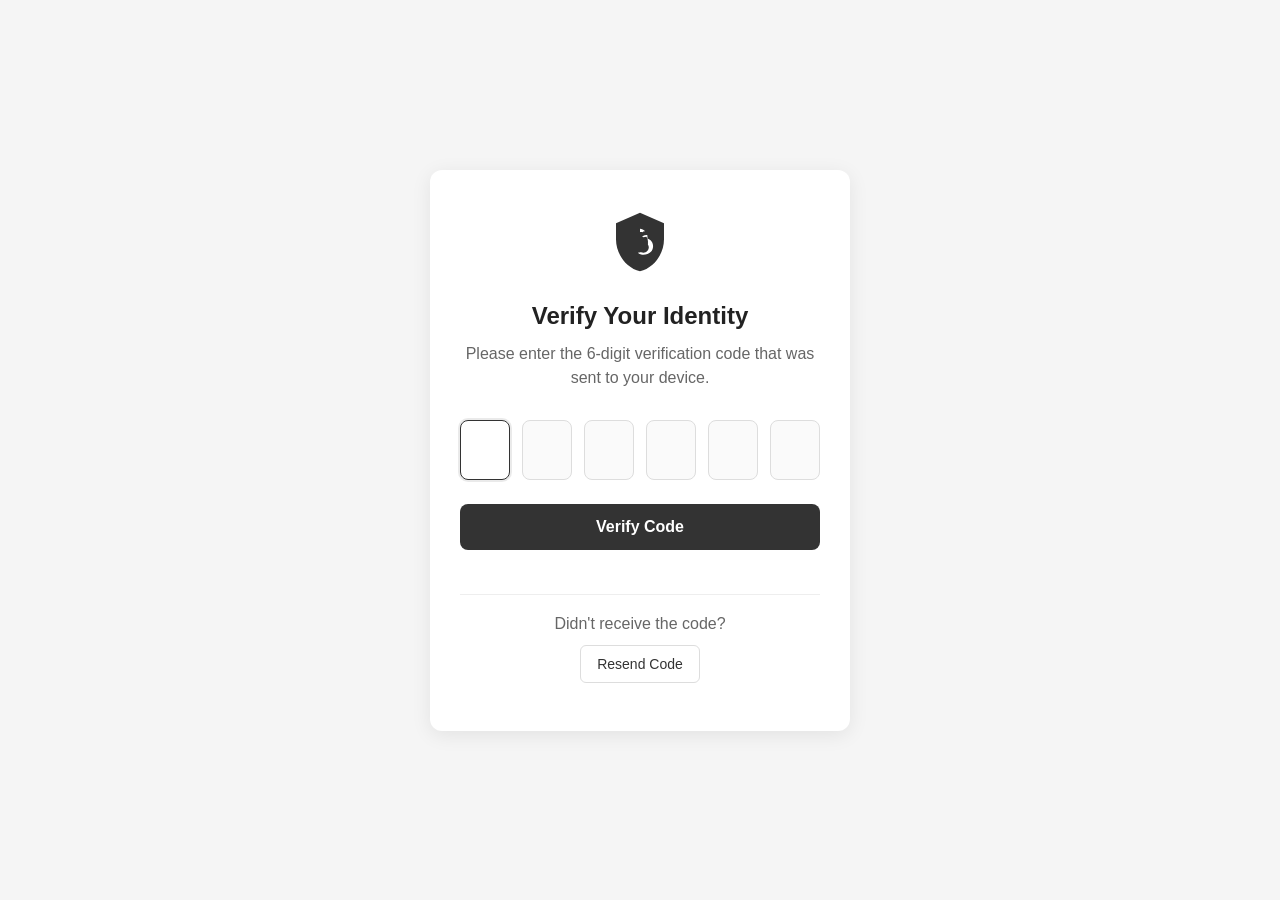
<file: projects/Project-2-Rental Boutique/ozyde/2fa.html>
<!DOCTYPE html>
<html lang="en">
<head>
    <meta charset="UTF-8">
    <meta name="viewport" content="width=device-width, initial-scale=1.0">
    <title>Verify Your Identity</title>
    <style>
        * {
            margin: 0;
            padding: 0;
            box-sizing: border-box;
            font-family: 'Segoe UI', Tahoma, Geneva, Verdana, sans-serif;
        }
        
        body {
            background-color: #f5f5f5;
            color: #333;
            display: flex;
            justify-content: center;
            align-items: center;
            min-height: 100vh;
            padding: 20px;
        }
        
        .verification-container {
            background-color: white;
            border-radius: 12px;
            box-shadow: 0 4px 20px rgba(0, 0, 0, 0.08);
            width: 100%;
            max-width: 420px;
            padding: 40px 30px;
            text-align: center;
        }
        
        .verification-icon {
            margin-bottom: 24px;
        }
        
        .verification-icon svg {
            width: 64px;
            height: 64px;
            fill: #333;
        }
        
        h1 {
            font-size: 24px;
            margin-bottom: 12px;
            color: #222;
        }
        
        .instruction {
            color: #666;
            margin-bottom: 30px;
            line-height: 1.5;
        }
        
        .code-input-container {
            display: flex;
            justify-content: space-between;
            margin-bottom: 24px;
            gap: 8px;
        }
        
        .code-input {
            width: 50px;
            height: 60px;
            border: 1px solid #ddd;
            border-radius: 8px;
            text-align: center;
            font-size: 24px;
            font-weight: 600;
            transition: all 0.2s;
            background-color: #fafafa;
        }
        
        .code-input:focus {
            outline: none;
            border-color: #333;
            box-shadow: 0 0 0 2px rgba(51, 51, 51, 0.1);
            background-color: white;
        }
        
        .code-input.filled {
            background-color: #f0f0f0;
            border-color: #aaa;
        }
        
        .submit-btn {
            background-color: #333;
            color: white;
            border: none;
            border-radius: 8px;
            padding: 14px 20px;
            font-size: 16px;
            font-weight: 600;
            width: 100%;
            cursor: pointer;
            transition: background-color 0.2s;
            margin-bottom: 20px;
        }
        
        .submit-btn:hover {
            background-color: #222;
        }
        
        .submit-btn:active {
            background-color: #111;
        }
        
        .submit-btn:disabled {
            background-color: #aaa;
            cursor: not-allowed;
        }
        
        .resend-section {
            margin-top: 24px;
            padding-top: 20px;
            border-top: 1px solid #eee;
        }
        
        .resend-text {
            color: #666;
            margin-bottom: 12px;
        }
        
        .resend-btn {
            background-color: transparent;
            border: 1px solid #ddd;
            border-radius: 6px;
            padding: 10px 16px;
            font-size: 14px;
            cursor: pointer;
            transition: all 0.2s;
            color: #333;
        }
        
        .resend-btn:hover {
            background-color: #f9f9f9;
            border-color: #bbb;
        }
        
        .resend-btn:disabled {
            color: #aaa;
            cursor: not-allowed;
        }
        
        .timer {
            color: #888;
            font-size: 14px;
            margin-top: 8px;
        }
        
        .error-message {
            color: #d32f2f;
            background-color: #ffebee;
            padding: 12px;
            border-radius: 6px;
            margin-bottom: 20px;
            display: none;
            font-size: 14px;
        }
        
        .success-message {
            color: #2e7d32;
            background-color: #e8f5e9;
            padding: 12px;
            border-radius: 6px;
            margin-bottom: 20px;
            display: none;
            font-size: 14px;
        }
        
        .loading {
            display: none;
            margin: 10px auto;
            width: 24px;
            height: 24px;
            border: 3px solid rgba(255, 255, 255, 0.3);
            border-radius: 50%;
            border-top-color: white;
            animation: spin 1s ease-in-out infinite;
        }
        
        @keyframes spin {
            to { transform: rotate(360deg); }
        }
        
        @media (max-width: 480px) {
            .verification-container {
                padding: 30px 20px;
            }
            
            .code-input {
                width: 45px;
                height: 55px;
                font-size: 20px;
            }
        }
    </style>
</head>
<body>
    <div class="verification-container">
        <div class="verification-icon">
            <svg viewBox="0 0 24 24">
                <path d="M12,1L3,5V11C3,16.55 6.84,21.74 12,23C17.16,21.74 21,16.55 21,11V5L12,1M12,7C13.4,7 14.8,8.6 14.8,10V10.7C15.4,10.9 16,11.3 16.4,11.9C17.2,13.1 17,14.7 16.1,15.7C15.2,16.6 13.7,17 12.4,16.7C11.4,16.4 10.6,15.7 10.2,14.7C10,14.2 10,13.6 10.1,13.1C10.2,12.6 10.5,12.1 10.8,11.7C11.3,11.1 12,10.6 12.7,10.4C12.9,9.8 13.5,9.4 14.3,9.4C14.5,9.4 14.7,9.4 14.9,9.5C15.1,8.7 14.5,8 13.7,8C13.4,8 13.1,8.1 12.9,8.3C12.3,8.1 11.7,8 11,8C8.8,8 7,9.8 7,12C7,14.2 8.8,16 11,16C13.2,16 15,14.2 15,12C15,11.3 14.8,10.6 14.4,10C13.5,10 12.7,10.4 12.2,11C11.9,11.3 11.7,11.6 11.5,12C11.2,12.6 11.1,13.2 11.1,13.8C11.1,14.4 11.3,15 11.7,15.4C12.1,15.8 12.7,16 13.3,16C14.4,16 15.3,15.1 15.3,14C15.3,13.7 15.2,13.4 15.1,13.2C15,13 14.9,12.8 14.8,12.6C14.5,12.1 14.1,11.7 13.6,11.5C13.3,11.3 12.9,11.2 12.5,11.2C12.1,11.2 11.7,11.3 11.4,11.5C10.9,11.9 10.6,12.5 10.6,13.2C10.6,14.3 11.5,15.2 12.6,15.2C13.3,15.2 13.9,14.9 14.3,14.4C14.7,13.9 15,13.2 15,12.5C15,11.1 13.9,10 12.5,10C12.3,10 12.2,10 12,10V10C11.4,10 10.9,10.4 10.9,11C10.9,11.6 11.4,12 12,12C12.6,12 13,11.6 13,11C13,10.4 12.6,10 12,10Z" />
            </svg>
        </div>
        
        <h1>Verify Your Identity</h1>
        <p class="instruction">Please enter the 6-digit verification code that was sent to your device.</p>
        
        <div class="error-message" id="errorMessage"></div>
        <div class="success-message" id="successMessage"></div>
        
        <form id="verifyForm">
            <div class="code-input-container">
                <input type="text" class="code-input" maxlength="1" inputmode="numeric" pattern="\d" required>
                <input type="text" class="code-input" maxlength="1" inputmode="numeric" pattern="\d" required>
                <input type="text" class="code-input" maxlength="1" inputmode="numeric" pattern="\d" required>
                <input type="text" class="code-input" maxlength="1" inputmode="numeric" pattern="\d" required>
                <input type="text" class="code-input" maxlength="1" inputmode="numeric" pattern="\d" required>
                <input type="text" class="code-input" maxlength="1" inputmode="numeric" pattern="\d" required>
            </div>
            
            <input type="hidden" id="fullCode" name="code">
            
            <button type="submit" class="submit-btn" id="submitBtn">
                Verify Code
                <div class="loading" id="submitLoading"></div>
            </button>
        </form>
        
        <div class="resend-section">
            <p class="resend-text">Didn't receive the code?</p>
            <button class="resend-btn" id="resendBtn">Resend Code</button>
            <div class="timer" id="resendTimer"></div>
        </div>
    </div>

    <script>
        document.addEventListener('DOMContentLoaded', function() {
            const codeInputs = document.querySelectorAll('.code-input');
            const fullCodeInput = document.getElementById('fullCode');
            const verifyForm = document.getElementById('verifyForm');
            const resendBtn = document.getElementById('resendBtn');
            const errorMessage = document.getElementById('errorMessage');
            const successMessage = document.getElementById('successMessage');
            const submitBtn = document.getElementById('submitBtn');
            const submitLoading = document.getElementById('submitLoading');
            const resendTimer = document.getElementById('resendTimer');
            
            let canResend = true;
            let resendCountdown = 30;
            
            // Focus on first input on page load
            codeInputs[0].focus();
            
            // Handle input navigation and validation
            codeInputs.forEach((input, index) => {
                input.addEventListener('input', function(e) {
                    const value = e.target.value;
                    
                    // Only allow numbers
                    if (!/^\d*$/.test(value)) {
                        e.target.value = '';
                        return;
                    }
                    
                    // If a digit is entered, move to next input
                    if (value.length === 1 && index < codeInputs.length - 1) {
                        codeInputs[index + 1].focus();
                    }
                    
                    updateFullCode();
                    updateInputStyles();
                });
                
                input.addEventListener('keydown', function(e) {
                    // Handle backspace
                    if (e.key === 'Backspace') {
                        if (input.value === '' && index > 0) {
                            codeInputs[index - 1].focus();
                        }
                    }
                    
                    // Handle arrow keys for navigation
                    if (e.key === 'ArrowLeft' && index > 0) {
                        codeInputs[index - 1].focus();
                    }
                    
                    if (e.key === 'ArrowRight' && index < codeInputs.length - 1) {
                        codeInputs[index + 1].focus();
                    }
                });
                
                input.addEventListener('paste', function(e) {
                    e.preventDefault();
                    const pasteData = e.clipboardData.getData('text');
                    
                    if (/^\d{6}$/.test(pasteData)) {
                        // Fill all inputs with pasted code
                        for (let i = 0; i < codeInputs.length; i++) {
                            if (i < pasteData.length) {
                                codeInputs[i].value = pasteData[i];
                            }
                        }
                        
                        // Focus last input
                        codeInputs[codeInputs.length - 1].focus();
                        updateFullCode();
                        updateInputStyles();
                    }
                });
            });
            
            function updateFullCode() {
                let code = '';
                codeInputs.forEach(input => {
                    code += input.value;
                });
                fullCodeInput.value = code;
                
                // Enable submit button if code is complete
                submitBtn.disabled = code.length !== 6;
            }
            
            function updateInputStyles() {
                codeInputs.forEach(input => {
                    if (input.value) {
                        input.classList.add('filled');
                    } else {
                        input.classList.remove('filled');
                    }
                });
            }
            
            function showMessage(element, message) {
                element.textContent = message;
                element.style.display = 'block';
                
                // Hide other message
                if (element === errorMessage) {
                    successMessage.style.display = 'none';
                } else {
                    errorMessage.style.display = 'none';
                }
                
                // Auto-hide after 5 seconds
                setTimeout(() => {
                    element.style.display = 'none';
                }, 5000);
            }
            
            function setLoadingState(isLoading) {
                if (isLoading) {
                    submitBtn.disabled = true;
                    submitLoading.style.display = 'block';
                    submitBtn.textContent = 'Verifying...';
                } else {
                    submitBtn.disabled = fullCodeInput.value.length !== 6;
                    submitLoading.style.display = 'none';
                    submitBtn.textContent = 'Verify Code';
                }
            }
            
            // Form submission
            verifyForm.addEventListener('submit', function(e) {
                e.preventDefault();
                
                const code = fullCodeInput.value.trim();
                const temp_token = sessionStorage.getItem('twofa_temp_token');
                
                if (!temp_token) {
                    showMessage(errorMessage, 'No token found, please login again');
                    setTimeout(() => {
                        window.location.href = 'register.html';
                    }, 2000);
                    return;
                }
                
                if (code.length !== 6) {
                    showMessage(errorMessage, 'Please enter the complete 6-digit code');
                    return;
                }
                
                setLoadingState(true);
                
                fetch('verify_2fa.php', {
                    method: 'POST',
                    body: new URLSearchParams({ code: code, temp_token: temp_token })
                })
                .then(r => r.json())
                .then(json => {
                    setLoadingState(false);
                    
                    if (json.status === 'success') {
                        showMessage(successMessage, 'Verification successful! Redirecting...');
                        setTimeout(() => {
                            window.location.href = 'catalog.php';
                        }, 1000);
                    } else {
                        showMessage(errorMessage, json.message || 'Verification failed');
                        // Clear inputs on failure
                        codeInputs.forEach(input => {
                            input.value = '';
                        });
                        updateFullCode();
                        updateInputStyles();
                        codeInputs[0].focus();
                    }
                })
                .catch(error => {
                    setLoadingState(false);
                    showMessage(errorMessage, 'Network error. Please try again.');
                    console.error('Error:', error);
                });
            });
            
            // Resend code functionality
            resendBtn.addEventListener('click', function() {
                if (!canResend) return;
                
                const temp_token = sessionStorage.getItem('twofa_temp_token');
                
                if (!temp_token) {
                    showMessage(errorMessage, 'No token found, please login again');
                    setTimeout(() => {
                        window.location.href = 'register.html';
                    }, 2000);
                    return;
                }
                
                resendBtn.disabled = true;
                canResend = false;
                resendCountdown = 30;
                
                fetch('resend_2fa.php', {
                    method: 'POST',
                    body: new URLSearchParams({ temp_token: temp_token })
                })
                .then(r => r.json())
                .then(json => {
                    showMessage(successMessage, json.message || 'Verification code sent');
                    
                    // Start countdown timer
                    const timerInterval = setInterval(() => {
                        resendCountdown--;
                        resendTimer.textContent = `Resend available in ${resendCountdown} seconds`;
                        
                        if (resendCountdown <= 0) {
                            clearInterval(timerInterval);
                            resendBtn.disabled = false;
                            canResend = true;
                            resendTimer.textContent = '';
                        }
                    }, 1000);
                })
                .catch(error => {
                    showMessage(errorMessage, 'Failed to resend code. Please try again.');
                    resendBtn.disabled = false;
                    canResend = true;
                    console.error('Error:', error);
                });
            });
        });
    </script>
</body>
</html>
</file>
<file: Talifhani_Davhana_portfolio/css/style.css>
/* CSS Reset & Base Styles */
* {
    margin: 0;
    padding: 0;
    box-sizing: border-box;
}

:root {
    /* Color Palette - Feminine Tech */
    --primary: #ec4899;
    --primary-dark: #db2777;
    --primary-light: #fbcfe8;
    --secondary: #8b5cf6;
    --secondary-dark: #7c3aed;
    --secondary-light: #ddd6fe;
    --accent: #06b6d4;
    --accent-dark: #0891b2;
    --accent-light: #cffafe;
    --dark: #1f2937;
    --light: #fdf2f8;
    --white: #ffffff;
    --gray: #6b7280;
    --gray-light: #f3f4f6;
    --success: #10b981;
    --warning: #f59e0b;
    
    /* Typography */
    --font-heading: 'Poppins', sans-serif;
    --font-body: 'Inter', sans-serif;
    
    /* Spacing */
    --spacing-xs: 0.5rem;
    --spacing-sm: 1rem;
    --spacing-md: 1.5rem;
    --spacing-lg: 2rem;
    --spacing-xl: 3rem;
    
    /* Border Radius */
    --radius-sm: 0.5rem;
    --radius-md: 1rem;
    --radius-lg: 1.5rem;
    --radius-full: 9999px;
    
    /* Shadows */
    --shadow-sm: 0 1px 2px 0 rgb(0 0 0 / 0.05);
    --shadow-md: 0 4px 6px -1px rgb(0 0 0 / 0.1);
    --shadow-lg: 0 10px 15px -3px rgb(0 0 0 / 0.1);
    --shadow-xl: 0 20px 25px -5px rgb(0 0 0 / 0.1);
}

html {
    scroll-behavior: smooth;
}

body {
    font-family: var(--font-body);
    line-height: 1.6;
    color: var(--dark);
    background-color: var(--light);
}

h1, h2, h3, h4, h5, h6 {
    font-family: var(--font-heading);
    font-weight: 600;
    line-height: 1.3;
    margin-bottom: var(--spacing-sm);
}

h1 { font-size: 3.5rem; }
h2 { font-size: 2.5rem; }
h3 { font-size: 1.875rem; }
h4 { font-size: 1.5rem; }

p {
    margin-bottom: var(--spacing-md);
    color: var(--gray);
}

a {
    text-decoration: none;
    color: inherit;
    transition: all 0.3s ease;
}

ul {
    list-style: none;
}

img {
    max-width: 100%;
    height: auto;
}

.container {
    width: 100%;
    max-width: 1200px;
    margin: 0 auto;
    padding: 0 var(--spacing-md);
}

/* Utility Classes */
.text-center { text-align: center; }
.gradient-text {
    background: linear-gradient(45deg, var(--primary), var(--secondary));
    -webkit-background-clip: text;
    -webkit-text-fill-color: transparent;
    background-clip: text;
}

.btn {
    display: inline-flex;
    align-items: center;
    justify-content: center;
    gap: 0.5rem;
    padding: 0.75rem 1.5rem;
    border-radius: var(--radius-full);
    font-weight: 500;
    font-size: 1rem;
    cursor: pointer;
    transition: all 0.3s ease;
    border: none;
    outline: none;
}

.btn-primary {
    background: linear-gradient(45deg, var(--primary), var(--secondary));
    color: var(--white);
}

.btn-primary:hover {
    transform: translateY(-2px);
    box-shadow: var(--shadow-lg);
}

.btn-secondary {
    background: transparent;
    color: var(--primary);
    border: 2px solid var(--primary);
}

.btn-secondary:hover {
    background-color: var(--primary-light);
    transform: translateY(-2px);
}

.btn-small {
    padding: 0.5rem 1rem;
    font-size: 0.875rem;
}

.btn-apply {
    background: linear-gradient(45deg, var(--primary), var(--secondary));
    color: var(--white);
    padding: 0.5rem 1.5rem;
    border-radius: var(--radius-full);
    font-weight: 500;
}

.btn-apply:hover {
    transform: translateY(-2px);
    box-shadow: var(--shadow-md);
}

.section-header {
    text-align: center;
    margin-bottom: var(--spacing-xl);
}

.section-header h2 {
    margin-bottom: var(--spacing-sm);
}

/* Navigation */
.navbar {
    position: fixed;
    top: 0;
    left: 0;
    right: 0;
    background-color: rgba(255, 255, 255, 0.95);
    backdrop-filter: blur(10px);
    box-shadow: var(--shadow-sm);
    z-index: 1000;
    padding: 1rem 0;
}

.navbar .container {
    display: flex;
    justify-content: space-between;
    align-items: center;
}

.logo {
    display: flex;
    flex-direction: column;
}

.logo-text {
    font-family: var(--font-heading);
    font-size: 1.5rem;
    font-weight: 700;
    background: linear-gradient(45deg, var(--primary), var(--secondary));
    -webkit-background-clip: text;
    -webkit-text-fill-color: transparent;
    background-clip: text;
}

.logo-subtitle {
    font-size: 0.75rem;
    color: var(--gray);
    letter-spacing: 0.5px;
}

.nav-menu {
    display: flex;
    gap: var(--spacing-lg);
    align-items: center;
}

.nav-menu a {
    color: var(--dark);
    font-weight: 500;
    position: relative;
}

.nav-menu a:hover,
.nav-menu a.active {
    color: var(--primary);
}

.nav-menu a.active::after {
    content: '';
    position: absolute;
    bottom: -4px;
    left: 0;
    right: 0;
    height: 2px;
    background: linear-gradient(45deg, var(--primary), var(--secondary));
    border-radius: var(--radius-full);
}

.menu-toggle {
    display: none;
    background: none;
    border: none;
    font-size: 1.5rem;
    color: var(--dark);
    cursor: pointer;
}

/* Hero Section */
.hero {
    padding: 8rem 0 4rem;
    position: relative;
    overflow: hidden;
}

.hero::before {
    content: '';
    position: absolute;
    top: 10%;
    left: 10%;
    width: 300px;
    height: 300px;
    background: radial-gradient(circle, var(--primary-light) 0%, transparent 70%);
    border-radius: 50%;
    opacity: 0.3;
}

.hero::after {
    content: '';
    position: absolute;
    bottom: 10%;
    right: 10%;
    width: 200px;
    height: 200px;
    background: radial-gradient(circle, var(--secondary-light) 0%, transparent 70%);
    border-radius: 50%;
    opacity: 0.3;
}

.hero-content {
    text-align: center;
    max-width: 800px;
    margin: 0 auto 4rem;
    position: relative;
    z-index: 1;
}

.badge {
    display: inline-flex;
    align-items: center;
    gap: 0.5rem;
    background: linear-gradient(45deg, #fef3c7, #fde68a);
    color: #92400e;
    padding: 0.5rem 1rem;
    border-radius: var(--radius-full);
    margin-bottom: 2rem;
    font-weight: 500;
}

.badge i {
    color: #f59e0b;
}

.hero h1 {
    margin-bottom: var(--spacing-md);
    line-height: 1.2;
}

.hero-subtitle {
    font-size: 1.25rem;
    max-width: 700px;
    margin: 0 auto var(--spacing-xl);
}

.hero-subtitle strong {
    color: var(--primary);
}

.hero-stats {
    display: flex;
    justify-content: center;
    gap: 3rem;
    margin: 3rem 0;
}

.stat {
    text-align: center;
}

.stat-number {
    font-size: 2.5rem;
    font-weight: 700;
    background: linear-gradient(45deg, var(--primary), var(--secondary));
    -webkit-background-clip: text;
    -webkit-text-fill-color: transparent;
    background-clip: text;
    margin-bottom: 0.25rem;
}

.stat-label {
    color: var(--gray);
    font-size: 0.875rem;
    text-transform: uppercase;
    letter-spacing: 1px;
}

.hero-buttons {
    display: flex;
    gap: 1rem;
    justify-content: center;
}

.hero-image {
    display: grid;
    grid-template-columns: repeat(3, 1fr);
    gap: 2rem;
    margin-top: 4rem;
    position: relative;
    z-index: 1;
}

.floating-card {
    background: rgba(255, 255, 255, 0.9);
    backdrop-filter: blur(10px);
    border-radius: var(--radius-lg);
    padding: 2rem;
    text-align: center;
    box-shadow: var(--shadow-lg);
    border: 1px solid rgba(255, 255, 255, 0.2);
    transition: transform 0.3s ease;
}

.floating-card:hover {
    transform: translateY(-10px);
}

.card-icon {
    width: 60px;
    height: 60px;
    background: linear-gradient(45deg, var(--primary), var(--secondary));
    border-radius: var(--radius-md);
    display: flex;
    align-items: center;
    justify-content: center;
    margin: 0 auto 1rem;
}

.card-icon i {
    font-size: 1.5rem;
    color: var(--white);
}

.floating-card h3 {
    font-size: 1.25rem;
    margin-bottom: 0.5rem;
}

.floating-card p {
    font-size: 0.875rem;
    color: var(--gray);
    margin: 0;
}

/* Projects Section */
.section-projects {
    padding: 5rem 0;
    background-color: var(--white);
}

.projects-grid {
    display: grid;
    grid-template-columns: repeat(auto-fit, minmax(300px, 1fr));
    gap: 2rem;
    margin-bottom: 3rem;
}

.project-card {
    background: var(--white);
    border-radius: var(--radius-lg);
    overflow: hidden;
    box-shadow: var(--shadow-md);
    border: 1px solid var(--gray-light);
    transition: transform 0.3s ease, box-shadow 0.3s ease;
}

.project-card:hover {
    transform: translateY(-5px);
    box-shadow: var(--shadow-xl);
}

.project-header {
    padding: 1.5rem 1.5rem 0.5rem;
}

.project-category {
    display: inline-block;
    background-color: var(--primary-light);
    color: var(--primary-dark);
    padding: 0.25rem 0.75rem;
    border-radius: var(--radius-full);
    font-size: 0.75rem;
    font-weight: 500;
    margin-bottom: 0.5rem;
}

.project-card h3 {
    font-size: 1.5rem;
    margin-bottom: 0.5rem;
}

.project-body {
    padding: 0 1.5rem;
}

.project-body p {
    margin-bottom: 1rem;
}

.project-tech {
    display: flex;
    flex-wrap: wrap;
    gap: 0.5rem;
    margin-bottom: 1rem;
}

.project-tech span {
    background-color: var(--gray-light);
    color: var(--dark);
    padding: 0.25rem 0.75rem;
    border-radius: var(--radius-full);
    font-size: 0.75rem;
    font-weight: 500;
}

.project-features h4 {
    font-size: 1rem;
    margin-bottom: 0.5rem;
    color: var(--dark);
}

.project-features ul {
    margin-bottom: 1rem;
}

.project-features li {
    display: flex;
    align-items: center;
    gap: 0.5rem;
    font-size: 0.875rem;
    color: var(--gray);
    margin-bottom: 0.25rem;
}

.project-features li::before {
    content: '';
    width: 4px;
    height: 4px;
    background-color: var(--primary);
    border-radius: 50%;
}

.project-footer {
    padding: 1rem 1.5rem 1.5rem;
    border-top: 1px solid var(--gray-light);
}

/* Skills Section */
.section-skills {
    padding: 5rem 0;
    background: linear-gradient(135deg, var(--gray-light) 0%, var(--white) 100%);
}

.skills-grid {
    display: grid;
    grid-template-columns: repeat(auto-fit, minmax(250px, 1fr));
    gap: 2rem;
    margin-bottom: 3rem;
}

.skill-category {
    background: var(--white);
    border-radius: var(--radius-lg);
    padding: 2rem;
    box-shadow: var(--shadow-md);
    border: 1px solid var(--gray-light);
}

.skill-icon {
    width: 60px;
    height: 60px;
    background: linear-gradient(45deg, var(--primary), var(--secondary));
    border-radius: var(--radius-md);
    display: flex;
    align-items: center;
    justify-content: center;
    margin-bottom: 1.5rem;
}

.skill-icon i {
    font-size: 1.5rem;
    color: var(--white);
}

.skill-category h3 {
    font-size: 1.25rem;
    margin-bottom: 1rem;
    padding-bottom: 0.5rem;
    border-bottom: 2px solid var(--primary-light);
}

.skill-category ul {
    display: flex;
    flex-direction: column;
    gap: 0.5rem;
}

.skill-category li {
    display: flex;
    align-items: center;
    gap: 0.5rem;
    color: var(--gray);
}

.skill-category li::before {
    content: '';
    width: 6px;
    height: 6px;
    background: linear-gradient(45deg, var(--primary), var(--secondary));
    border-radius: 50%;
}

.expertise-grid {
    display: grid;
    grid-template-columns: repeat(auto-fit, minmax(200px, 1fr));
    gap: 1.5rem;
}

.expertise-item {
    text-align: center;
    padding: 1.5rem;
    background: var(--white);
    border-radius: var(--radius-lg);
    box-shadow: var(--shadow-md);
}

.expertise-icon {
    width: 50px;
    height: 50px;
    background: linear-gradient(45deg, var(--primary-light), var(--secondary-light));
    border-radius: var(--radius-md);
    display: flex;
    align-items: center;
    justify-content: center;
    margin: 0 auto 1rem;
}

.expertise-icon i {
    font-size: 1.25rem;
    color: var(--primary);
}

.expertise-item h4 {
    font-size: 1.125rem;
    margin-bottom: 0.5rem;
}

.expertise-item p {
    font-size: 0.875rem;
    color: var(--gray);
    margin: 0;
}

/* Journey Section */
.section-journey {
    padding: 5rem 0;
    background-color: var(--white);
}

.timeline {
    position: relative;
    max-width: 800px;
    margin: 0 auto;
}

.timeline::before {
    content: '';
    position: absolute;
    left: 30px;
    top: 0;
    bottom: 0;
    width: 2px;
    background: linear-gradient(45deg, var(--primary), var(--secondary));
}

.timeline-item {
    position: relative;
    margin-bottom: 2rem;
    padding-left: 80px;
}

.timeline-year {
    position: absolute;
    left: 0;
    top: 0;
    width: 60px;
    padding: 0.5rem;
    background: linear-gradient(45deg, var(--primary), var(--secondary));
    color: var(--white);
    border-radius: var(--radius-md);
    font-weight: 600;
    text-align: center;
}

.timeline-content {
    background: var(--white);
    border-radius: var(--radius-lg);
    padding: 1.5rem;
    box-shadow: var(--shadow-md);
    border: 1px solid var(--gray-light);
}

.timeline-content h3 {
    font-size: 1.25rem;
    margin-bottom: 0.25rem;
}

.timeline-content p {
    margin-bottom: 1rem;
}

.timeline-tags {
    display: flex;
    gap: 0.5rem;
    flex-wrap: wrap;
}

.timeline-tags span {
    background-color: var(--gray-light);
    color: var(--gray);
    padding: 0.25rem 0.75rem;
    border-radius: var(--radius-full);
    font-size: 0.75rem;
    font-weight: 500;
}

.timeline-note {
    margin-top: 1rem;
    padding: 1rem;
    background: linear-gradient(45deg, var(--primary-light), var(--secondary-light));
    border-radius: var(--radius-md);
}

.timeline-note p {
    margin: 0;
    color: var(--dark);
}

/* knowme Section */
.section-knowme {
    padding: 5rem 0;
    background: linear-gradient(135deg, var(--secondary-light) 0%, var(--primary-light) 100%);
}

.knowme-grid {
    display: grid;
    grid-template-columns: repeat(auto-fit, minmax(250px, 1fr));
    gap: 2rem;
    margin-bottom: 3rem;
}

.knowme-card {
    background: var(--white);
    border-radius: var(--radius-lg);
    padding: 2rem;
    text-align: center;
    box-shadow: var(--shadow-lg);
}

.knowme-icon {
    width: 60px;
    height: 60px;
    background: linear-gradient(45deg, var(--primary), var(--secondary));
    border-radius: 50%;
    display: flex;
    align-items: center;
    justify-content: center;
    margin: 0 auto 1.5rem;
}

.knowme-icon i {
    font-size: 1.5rem;
    color: var(--white);
}

.knowme-card h3 {
    font-size: 1.25rem;
    margin-bottom: 1rem;
}

.knowme-card p {
    font-size: 0.875rem;
    margin: 0;
}

.ai-statement {
    background: linear-gradient(45deg, var(--secondary), var(--primary));
    color: var(--white);
    border-radius: var(--radius-lg);
    padding: 3rem;
    display: flex;
    gap: 2rem;
    align-items: center;
    box-shadow: var(--shadow-xl);
}

.ai-icon {
    font-size: 3rem;
    flex-shrink: 0;
}

.ai-content h3 {
    font-size: 1.5rem;
    margin-bottom: 1rem;
}

.ai-content p {
    margin-bottom: 1.5rem;
    opacity: 0.9;
}

.ai-signature {
    display: flex;
    flex-direction: column;
    gap: 0.25rem;
}

.ai-signature strong {
    font-size: 1.125rem;
}

.ai-signature span {
    opacity: 0.8;
    font-size: 0.875rem;
}

/* CTA Section */
.section-cta {
    padding: 5rem 0;
    background: linear-gradient(135deg, var(--primary) 0%, var(--secondary) 100%);
    color: var(--white);
    text-align: center;
}

.section-cta h2 {
    font-size: 2.5rem;
    margin-bottom: 1rem;
}

.section-cta p {
    color: rgba(255, 255, 255, 0.9);
    max-width: 600px;
    margin: 0 auto 2rem;
}

.cta-buttons {
    display: flex;
    gap: 1rem;
    justify-content: center;
}

.cta-buttons .btn-primary {
    background: var(--white);
    color: var(--primary);
}

.cta-buttons .btn-secondary {
    background: transparent;
    color: var(--white);
    border-color: var(--white);
}

.cta-buttons .btn-secondary:hover {
    background: rgba(255, 255, 255, 0.1);
}

/* Footer */
.footer {
    background: linear-gradient(135deg, var(--dark) 0%, #111827 100%);
    color: var(--white);
    padding: 4rem 0 2rem;
}

.footer-grid {
    display: grid;
    grid-template-columns: repeat(auto-fit, minmax(250px, 1fr));
    gap: 3rem;
    margin-bottom: 3rem;
}

.footer-col h3 {
    font-size: 1.5rem;
    margin-bottom: 1rem;
}

.footer-col h4 {
    font-size: 1.125rem;
    margin-bottom: 1.5rem;
    color: var(--white);
}

.footer-col p {
    color: rgba(255, 255, 255, 0.8);
}

.footer-col ul {
    display: flex;
    flex-direction: column;
    gap: 0.75rem;
}

.footer-col ul a {
    color: rgba(255, 255, 255, 0.8);
    transition: color 0.3s ease;
}

.footer-col ul a:hover {
    color: var(--primary);
}

.contact-info {
    display: flex;
    flex-direction: column;
    gap: 1rem;
}

.contact-info li {
    display: flex;
    align-items: center;
    gap: 0.75rem;
    color: rgba(255, 255, 255, 0.8);
}

.contact-info i {
    color: var(--primary);
    width: 20px;
}

.application-info {
    color: rgba(255, 255, 255, 0.8);
    font-size: 0.875rem;
    line-height: 1.6;
}

.btn-download {
    display: inline-flex;
    align-items: center;
    gap: 0.5rem;
    background: linear-gradient(45deg, var(--primary), var(--secondary));
    color: var(--white);
    padding: 0.75rem 1.5rem;
    border-radius: var(--radius-full);
    margin-top: 1rem;
    font-weight: 500;
}

.btn-download:hover {
    transform: translateY(-2px);
    box-shadow: var(--shadow-md);
}

.social-links {
    display: flex;
    gap: 1rem;
    margin-top: 1rem;
}

.social-links a {
    display: flex;
    align-items: center;
    justify-content: center;
    width: 40px;
    height: 40px;
    background: rgba(255, 255, 255, 0.1);
    border-radius: 50%;
    color: var(--white);
    transition: all 0.3s ease;
}

.social-links a:hover {
    background: linear-gradient(45deg, var(--primary), var(--secondary));
    transform: translateY(-2px);
}

.footer-bottom {
    padding-top: 2rem;
    border-top: 1px solid rgba(255, 255, 255, 0.1);
    text-align: center;
    color: rgba(255, 255, 255, 0.6);
    font-size: 0.875rem;
}

.footer-bottom p {
    margin-bottom: 0.5rem;
}

/* Page Hero (for inner pages) */
.page-hero {
    padding: 8rem 0 4rem;
    background: linear-gradient(135deg, var(--primary-light) 0%, var(--secondary-light) 100%);
    text-align: center;
}

.page-hero h1 {
    font-size: 3rem;
    margin-bottom: 1rem;
}

.page-hero p {
    font-size: 1.25rem;
    color: var(--dark);
    max-width: 600px;
    margin: 0 auto;
}

.project-filters {
    display: flex;
    gap: 1rem;
    justify-content: center;
    margin-top: 2rem;
    flex-wrap: wrap;
}

.filter-btn {
    padding: 0.5rem 1.5rem;
    background: rgba(255, 255, 255, 0.2);
    border: 2px solid transparent;
    border-radius: var(--radius-full);
    color: var(--dark);
    font-weight: 500;
    cursor: pointer;
    transition: all 0.3s ease;
}

.filter-btn:hover,
.filter-btn.active {
    background: linear-gradient(45deg, var(--primary), var(--secondary));
    color: var(--white);
    border-color: transparent;
}

/* Projects Page Styles */
.projects-page {
    padding: 4rem 0;
}

.project-detail {
    background: var(--white);
    border-radius: var(--radius-lg);
    padding: 2rem;
    margin-bottom: 3rem;
    box-shadow: var(--shadow-md);
}

.project-detail-header {
    margin-bottom: 2rem;
    padding-bottom: 1rem;
    border-bottom: 2px solid var(--gray-light);
}

.project-tag {
    display: inline-block;
    padding: 0.25rem 0.75rem;
    border-radius: var(--radius-full);
    font-size: 0.75rem;
    font-weight: 500;
    margin-right: 0.5rem;
    margin-bottom: 0.5rem;
}

.project-tag.academic {
    background-color: #fef3c7;
    color: #92400e;
}

.project-tag.ecommerce {
    background-color: #dbeafe;
    color: #1e40af;
}

.project-tag.full-stack {
    background-color: #f0f9ff;
    color: #0369a1;
}

.project-tag.web {
    background-color: #f0fdf4;
    color: #166534;
}

.project-subtitle {
    font-size: 1.25rem;
    color: var(--gray);
    margin-top: 0.5rem;
}

.project-detail-content {
    display: grid;
    grid-template-columns: 1fr;
    gap: 3rem;
}

@media (min-width: 992px) {
    .project-detail-content {
        grid-template-columns: 1fr 1fr;
    }
}

.project-overview h3 {
    font-size: 1.5rem;
    margin-bottom: 1rem;
}

.project-metrics {
    display: grid;
    grid-template-columns: repeat(3, 1fr);
    gap: 1rem;
    margin-top: 2rem;
}

.metric {
    text-align: center;
    padding: 1rem;
    background: var(--gray-light);
    border-radius: var(--radius-md);
}

.metric-value {
    font-size: 1.5rem;
    font-weight: 700;
    background: linear-gradient(45deg, var(--primary), var(--secondary));
    -webkit-background-clip: text;
    -webkit-text-fill-color: transparent;
    background-clip: text;
    margin-bottom: 0.25rem;
}

.metric-label {
    font-size: 0.875rem;
    color: var(--gray);
}

.detail-section {
    margin-bottom: 2rem;
}

.detail-section h4 {
    font-size: 1.125rem;
    margin-bottom: 1rem;
    color: var(--dark);
}

.tech-stack {
    display: flex;
    flex-wrap: wrap;
    gap: 0.5rem;
}

.tech-tag {
    background-color: var(--primary-light);
    color: var(--primary-dark);
    padding: 0.5rem 1rem;
    border-radius: var(--radius-full);
    font-size: 0.875rem;
    font-weight: 500;
}

.feature-list {
    display: flex;
    flex-direction: column;
    gap: 0.75rem;
}

.feature-list li {
    display: flex;
    align-items: center;
    gap: 0.75rem;
    color: var(--gray);
}

.feature-list i {
    color: var(--success);
}

.project-links {
    display: flex;
    gap: 1rem;
    margin-top: 2rem;
}

.additional-projects {
    margin-top: 4rem;
}

.additional-projects h3 {
    font-size: 2rem;
    margin-bottom: 2rem;
    text-align: center;
}

.mini-projects-grid {
    display: grid;
    grid-template-columns: repeat(auto-fit, minmax(250px, 1fr));
    gap: 1.5rem;
}

.mini-project {
    background: var(--white);
    border-radius: var(--radius-lg);
    padding: 1.5rem;
    box-shadow: var(--shadow-sm);
    border: 1px solid var(--gray-light);
    transition: transform 0.3s ease;
}

.mini-project:hover {
    transform: translateY(-5px);
    box-shadow: var(--shadow-md);
}

.mini-project-header {
    margin-bottom: 1rem;
}

.mini-project-tag {
    display: inline-block;
    background-color: var(--gray-light);
    color: var(--gray);
    padding: 0.25rem 0.75rem;
    border-radius: var(--radius-full);
    font-size: 0.75rem;
    font-weight: 500;
    margin-bottom: 0.5rem;
}

.mini-project h4 {
    font-size: 1.125rem;
    margin-bottom: 0.5rem;
}

.mini-project p {
    font-size: 0.875rem;
    color: var(--gray);
    margin-bottom: 1rem;
}

.mini-project-tech {
    display: flex;
    flex-wrap: wrap;
    gap: 0.5rem;
}

.mini-project-tech span {
    background-color: var(--gray-light);
    color: var(--dark);
    padding: 0.25rem 0.75rem;
    border-radius: var(--radius-full);
    font-size: 0.75rem;
    font-weight: 500;
}

.projects-cta {
    text-align: center;
    padding: 4rem;
    background: linear-gradient(135deg, var(--primary-light) 0%, var(--secondary-light) 100%);
    border-radius: var(--radius-lg);
    margin-top: 4rem;
}

.projects-cta h2 {
    font-size: 2.5rem;
    margin-bottom: 1rem;
}

.projects-cta p {
    font-size: 1.125rem;
    max-width: 600px;
    margin: 0 auto 2rem;
}

/* About Page Styles */
.about-content {
    padding: 4rem 0;
}

.about-intro {
    display: grid;
    grid-template-columns: 1fr;
    gap: 3rem;
    margin-bottom: 4rem;
}

@media (min-width: 992px) {
    .about-intro {
        grid-template-columns: 2fr 1fr;
    }
}

.about-text h2 {
    font-size: 2.5rem;
    margin-bottom: 1rem;
}

.lead {
    font-size: 1.25rem;
    color: var(--dark);
    margin-bottom: 2rem;
}

.about-highlights {
    display: flex;
    flex-direction: column;
    gap: 1.5rem;
    margin-top: 2rem;
}

.highlight {
    display: flex;
    align-items: flex-start;
    gap: 1rem;
}

.highlight i {
    font-size: 1.5rem;
    color: var(--primary);
    margin-top: 0.25rem;
}

.highlight h4 {
    font-size: 1.125rem;
    margin-bottom: 0.25rem;
}

.highlight p {
    font-size: 0.875rem;
    color: var(--gray);
    margin: 0;
}

.about-image {
    display: flex;
    flex-direction: column;
    gap: 2rem;
}

.image-placeholder {
    background: linear-gradient(45deg, var(--primary-light), var(--secondary-light));
    border-radius: var(--radius-lg);
    padding: 3rem 2rem;
    text-align: center;
}

.placeholder-content i {
    font-size: 4rem;
    color: var(--primary);
    margin-bottom: 1rem;
}

.placeholder-content p {
    color: var(--gray);
    margin: 0;
}

.contact-info-box {
    background: var(--white);
    border-radius: var(--radius-lg);
    padding: 1.5rem;
    box-shadow: var(--shadow-md);
    border: 1px solid var(--gray-light);
}

.contact-info-box h4 {
    font-size: 1.125rem;
    margin-bottom: 1rem;
    padding-bottom: 0.5rem;
    border-bottom: 2px solid var(--primary-light);
}

.contact-info-box ul {
    display: flex;
    flex-direction: column;
    gap: 1rem;
    margin-bottom: 1.5rem;
}

.contact-info-box li {
    display: flex;
    align-items: center;
    gap: 0.75rem;
    color: var(--gray);
    font-size: 0.875rem;
}

.contact-info-box i {
    color: var(--primary);
    width: 20px;
}

.education-experience {
    display: grid;
    grid-template-columns: 1fr;
    gap: 3rem;
    margin-bottom: 4rem;
}

@media (min-width: 992px) {
    .education-experience {
        grid-template-columns: 2fr 1fr;
    }
}

.timeline-container h2 {
    font-size: 2rem;
    margin-bottom: 2rem;
}

.timeline-item {
    position: relative;
    padding-left: 2rem;
    margin-bottom: 2rem;
}

.timeline-item::before {
    content: '';
    position: absolute;
    left: 0;
    top: 0.5rem;
    width: 12px;
    height: 12px;
    background: linear-gradient(45deg, var(--primary), var(--secondary));
    border-radius: 50%;
}

.timeline-date {
    font-weight: 600;
    color: var(--primary);
    margin-bottom: 0.25rem;
}

.timeline-content h3 {
    font-size: 1.25rem;
    margin-bottom: 0.25rem;
}

.timeline-content h4 {
    font-size: 1rem;
    color: var(--gray);
    margin-bottom: 0.5rem;
    font-weight: 500;
}

.timeline-content ul {
    margin-left: 1rem;
}

.timeline-content li {
    list-style-type: disc;
    color: var(--gray);
    margin-bottom: 0.25rem;
    font-size: 0.875rem;
}

.certifications h3,
.soft-skills h3 {
    font-size: 1.5rem;
    margin-bottom: 1.5rem;
}

.cert-grid {
    display: flex;
    flex-direction: column;
    gap: 1.5rem;
    margin-bottom: 2rem;
}

.cert-item {
    display: flex;
    align-items: flex-start;
    gap: 1rem;
}

.cert-icon {
    width: 40px;
    height: 40px;
    background: linear-gradient(45deg, var(--primary-light), var(--secondary-light));
    border-radius: var(--radius-md);
    display: flex;
    align-items: center;
    justify-content: center;
    flex-shrink: 0;
}

.cert-icon i {
    color: var(--primary);
    font-size: 1.25rem;
}

.cert-item h4 {
    font-size: 1rem;
    margin-bottom: 0.25rem;
}

.cert-item p {
    font-size: 0.875rem;
    color: var(--gray);
    margin: 0;
}

.skills-list {
    display: flex;
    flex-direction: column;
    gap: 1rem;
}

.skill-item {
    display: flex;
    align-items: center;
    justify-content: space-between;
    gap: 1rem;
}

.skill-name {
    font-size: 0.875rem;
    font-weight: 500;
    width: 120px;
}

.skill-level {
    flex: 1;
    height: 8px;
    background-color: var(--gray-light);
    border-radius: var(--radius-full);
    overflow: hidden;
}

.skill-bar {
    height: 100%;
    background: linear-gradient(45deg, var(--primary), var(--secondary));
    border-radius: var(--radius-full);
}

.knowme-fit {
    background: linear-gradient(135deg, var(--primary-light) 0%, var(--secondary-light) 100%);
    border-radius: var(--radius-lg);
    padding: 3rem;
    margin-bottom: 4rem;
}

.knowme-fit h2 {
    text-align: center;
    font-size: 2rem;
    margin-bottom: 2rem;
}

.fit-grid {
    display: grid;
    grid-template-columns: repeat(auto-fit, minmax(250px, 1fr));
    gap: 2rem;
    margin-bottom: 3rem;
}

.fit-card {
    background: var(--white);
    border-radius: var(--radius-lg);
    padding: 1.5rem;
    text-align: center;
    box-shadow: var(--shadow-md);
}

.fit-icon {
    width: 50px;
    height: 50px;
    background: linear-gradient(45deg, var(--primary), var(--secondary));
    border-radius: 50%;
    display: flex;
    align-items: center;
    justify-content: center;
    margin: 0 auto 1rem;
}

.fit-icon i {
    color: var(--white);
    font-size: 1.25rem;
}

.fit-card h4 {
    font-size: 1.125rem;
    margin-bottom: 0.5rem;
}

.fit-card p {
    font-size: 0.875rem;
    color: var(--gray);
    margin: 0;
}

.personal-statement {
    background: var(--white);
    border-radius: var(--radius-lg);
    padding: 2rem;
    box-shadow: var(--shadow-md);
}

.personal-statement h3 {
    font-size: 1.5rem;
    margin-bottom: 1rem;
}

.personal-statement p {
    font-size: 1rem;
    line-height: 1.8;
    color: var(--dark);
    margin-bottom: 1.5rem;
}

.signature {
    font-size: 1.125rem;
    color: var(--primary);
    font-weight: 600;
}

.about-cta {
    text-align: center;
    padding: 3rem;
    background: linear-gradient(45deg, var(--primary), var(--secondary));
    border-radius: var(--radius-lg);
    color: var(--white);
}

.about-cta h2 {
    font-size: 2.5rem;
    margin-bottom: 1rem;
}

.about-cta p {
    font-size: 1.125rem;
    color: rgba(255, 255, 255, 0.9);
    max-width: 600px;
    margin: 0 auto 2rem;
}

.about-cta .btn-primary {
    background: var(--white);
    color: var(--primary);
}

.about-cta .btn-secondary {
    background: transparent;
    color: var(--white);
    border-color: var(--white);
}

.about-cta .btn-secondary:hover {
    background: rgba(255, 255, 255, 0.1);
}

/* =========================
   Contact Page Styles (FIXED)
   ========================= */

.contact-content {
    padding: 7rem 0 4rem; /* clears fixed navbar */
}

/* Grid fix: no ghost empty column */
.contact-grid {
    display: grid;
    grid-template-columns: 1fr;
    gap: 3rem;
    margin-bottom: 4rem;
    justify-items: center;
}

.contact-info {
    width: 100%;
    max-width: 900px;
}

/* Headings */
.contact-info h2 {
    font-size: 2.5rem;
    margin-bottom: 1rem;
}

.contact-info .lead {
    font-size: 1.25rem;
    color: var(--dark);
    margin-bottom: 2rem;
}

/* Info box */
.info-box {
    background: var(--white);
    border-radius: var(--radius-lg);
    padding: 2rem;
    box-shadow: var(--shadow-md);
    margin-bottom: 2rem;
}

.info-box h3 {
    font-size: 1.5rem;
    margin-bottom: 1.5rem;
    padding-bottom: 0.5rem;
    border-bottom: 2px solid var(--primary-light);
}

/* Reasons alignment fix */
.reason {
    display: flex;
    align-items: flex-start;
    gap: 1rem;
    margin-bottom: 1.5rem;
}

.reason:last-child {
    margin-bottom: 0;
}

.reason-icon {
    width: 40px;
    height: 40px;
    background: linear-gradient(45deg, var(--primary-light), var(--secondary-light));
    border-radius: var(--radius-md);
    display: flex;
    align-items: center;
    justify-content: center;
    flex-shrink: 0;
    margin-top: 0.25rem;
}

.reason-icon i {
    color: var(--primary);
    font-size: 1.25rem;
}

.reason h4 {
    font-size: 1.125rem;
    margin-bottom: 0.25rem;
}

.reason p {
    font-size: 0.875rem;
    color: var(--gray);
    margin: 0;
}

/* Contact details box */
.contact-details {
    background: var(--white);
    border-radius: var(--radius-lg);
    padding: 2rem;
    box-shadow: var(--shadow-md);
}

.contact-details h3 {
    font-size: 1.5rem;
    margin-bottom: 1.5rem;
    padding-bottom: 0.5rem;
    border-bottom: 2px solid var(--primary-light);
}

.contact-details ul {
    display: flex;
    flex-direction: column;
    gap: 1.5rem;
    margin-bottom: 2rem;
}

.contact-details li {
    display: flex;
    align-items: flex-start;
    gap: 1rem;
}

.contact-details i {
    color: var(--primary);
    width: 20px;
    margin-top: 0.3rem;
}

.contact-details strong {
    display: block;
    font-size: 0.875rem;
    color: var(--gray);
    margin-bottom: 0.25rem;
}

.contact-details span {
    color: var(--dark);
    font-size: 1rem;
}

/* Quick Contact section */
.quick-contact {
    text-align: center;
    padding: 3rem;
    background: linear-gradient(
        135deg,
        var(--primary-light) 0%,
        var(--secondary-light) 100%
    );
    border-radius: var(--radius-lg);
}

.quick-contact h2 {
    font-size: 2rem;
    margin-bottom: 2rem;
}

.quick-buttons {
    display: flex;
    justify-content: center;
    align-items: stretch;
    gap: 1rem;
    flex-wrap: wrap;
}

.quick-btn {
    display: flex;
    flex-direction: column;
    align-items: center;
    gap: 0.5rem;
    background: var(--white);
    padding: 1.5rem;
    border-radius: var(--radius-lg);
    box-shadow: var(--shadow-md);
    width: 160px;
    transition: transform 0.3s ease;
}

.quick-btn:hover {
    transform: translateY(-5px);
}

.quick-btn i {
    font-size: 2rem;
    color: var(--primary);
}

.quick-btn span {
    font-weight: 500;
    color: var(--dark);
}

/* Footer contact-info isolation fix */
.footer .contact-info {
    gap: 0.75rem;
}

.footer .contact-info li {
    align-items: center;
}

/* Mobile refinements */
@media (max-width: 768px) {
    .contact-info h2,
    .contact-info .lead {
        text-align: center;
    }

    .quick-buttons {
        flex-direction: column;
        align-items: center;
    }

    .quick-btn {
        width: 100%;
        max-width: 260px;
    }
}

/* Responsive Design */
@media (max-width: 768px) {
    h1 { font-size: 2.5rem; }
    h2 { font-size: 2rem; }
    h3 { font-size: 1.5rem; }
    
    .hero {
        padding: 6rem 0 3rem;
    }
    
    .hero-stats {
        flex-direction: column;
        gap: 2rem;
    }
    
    .hero-image {
        grid-template-columns: 1fr;
        gap: 1.5rem;
    }
    
    .hero-buttons {
        flex-direction: column;
        align-items: center;
    }
    
    .menu-toggle {
        display: block;
    }
    
    .nav-menu {
        position: fixed;
        top: 70px;
        left: 0;
        right: 0;
        background: var(--white);
        flex-direction: column;
        padding: 2rem;
        box-shadow: var(--shadow-lg);
        transform: translateY(-100%);
        opacity: 0;
        visibility: hidden;
        transition: all 0.3s ease;
    }
    
    .nav-menu.active {
        transform: translateY(0);
        opacity: 1;
        visibility: visible;
    }
    
    .cta-buttons {
        flex-direction: column;
        align-items: center;
    }
    
    .ai-statement {
        flex-direction: column;
        text-align: center;
        padding: 2rem;
    }
    
    .knowme-grid,
    .skills-grid,
    .expertise-grid {
        grid-template-columns: 1fr;
    }
    
    .timeline::before {
        left: 15px;
    }
    
    .timeline-item {
        padding-left: 50px;
    }
    
    .timeline-year {
        width: 50px;
        font-size: 0.875rem;
    }
    
    .footer-grid {
        grid-template-columns: 1fr;
        gap: 2rem;
    }
    
    .project-filters {
        flex-direction: column;
        align-items: center;
    }
    
    .project-links {
        flex-direction: column;
    }
    
    .about-intro,
    .education-experience,
    .contact-grid {
        grid-template-columns: 1fr;
    }
    
    .fit-grid,
    .faq-grid {
        grid-template-columns: 1fr;
    }
    
    .quick-buttons {
        flex-direction: column;
    }
}

.profile-img {
    width: 100%;
    height: 100%;
    object-fit: cover; /* prevents stretching */
    border-radius: 50%; /* circle image */
}

.contact-info h2,
.contact-info .lead {
    text-align: left;
}

@media (max-width: 768px) {
    .contact-info h2,
    .contact-info .lead {
        text-align: center;
    }
}
</file>
